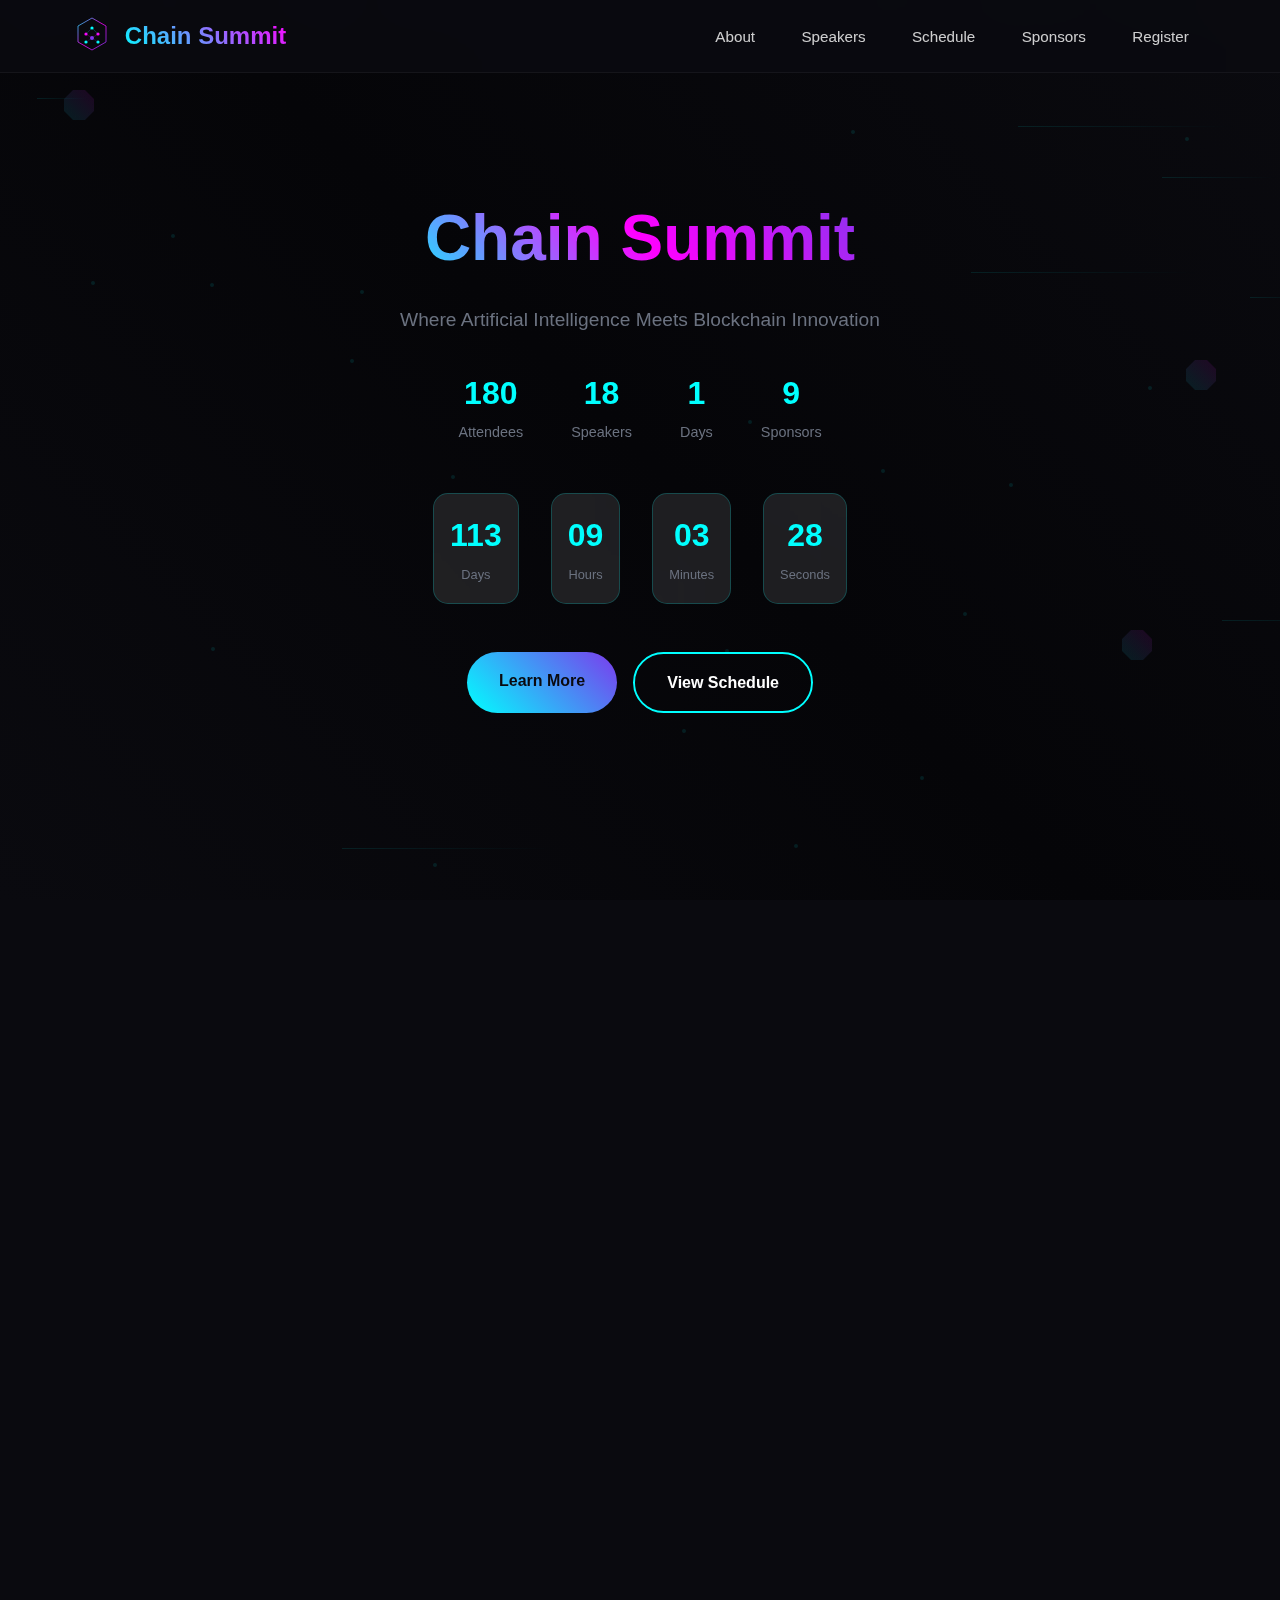
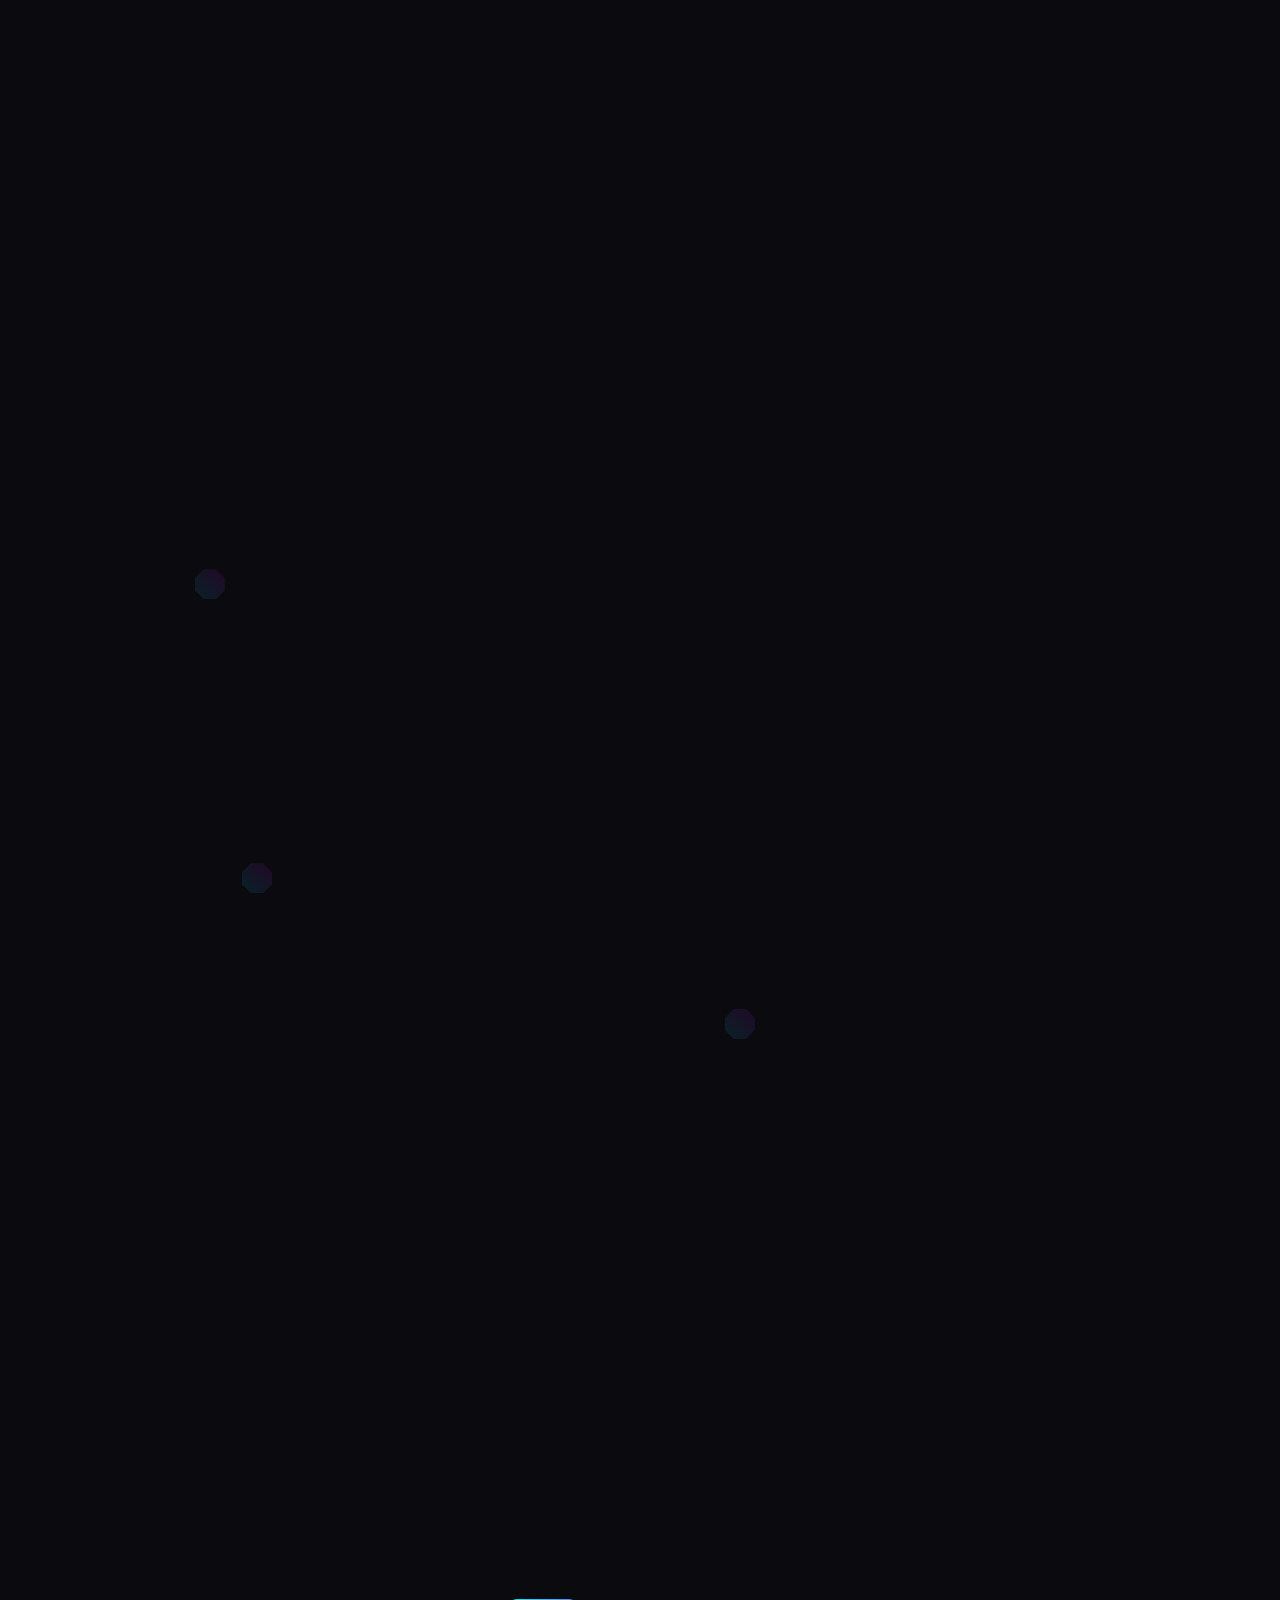
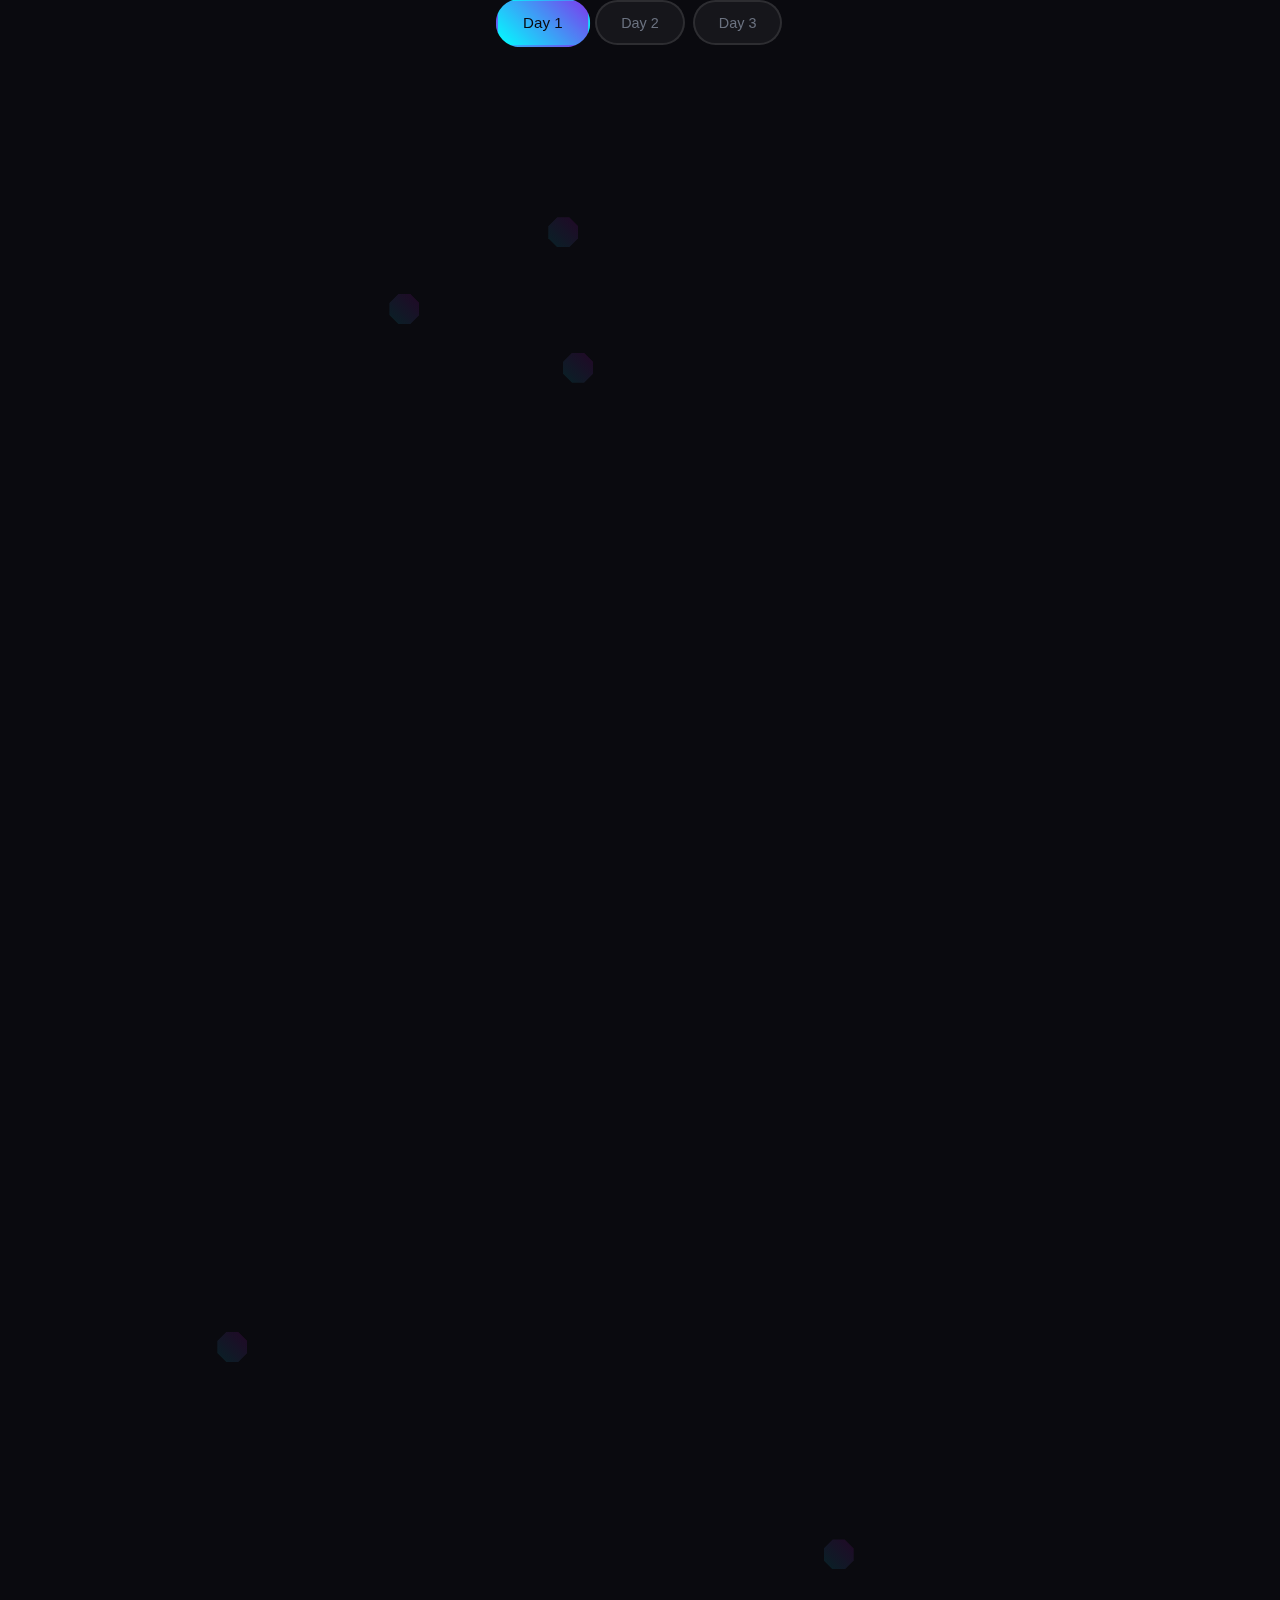
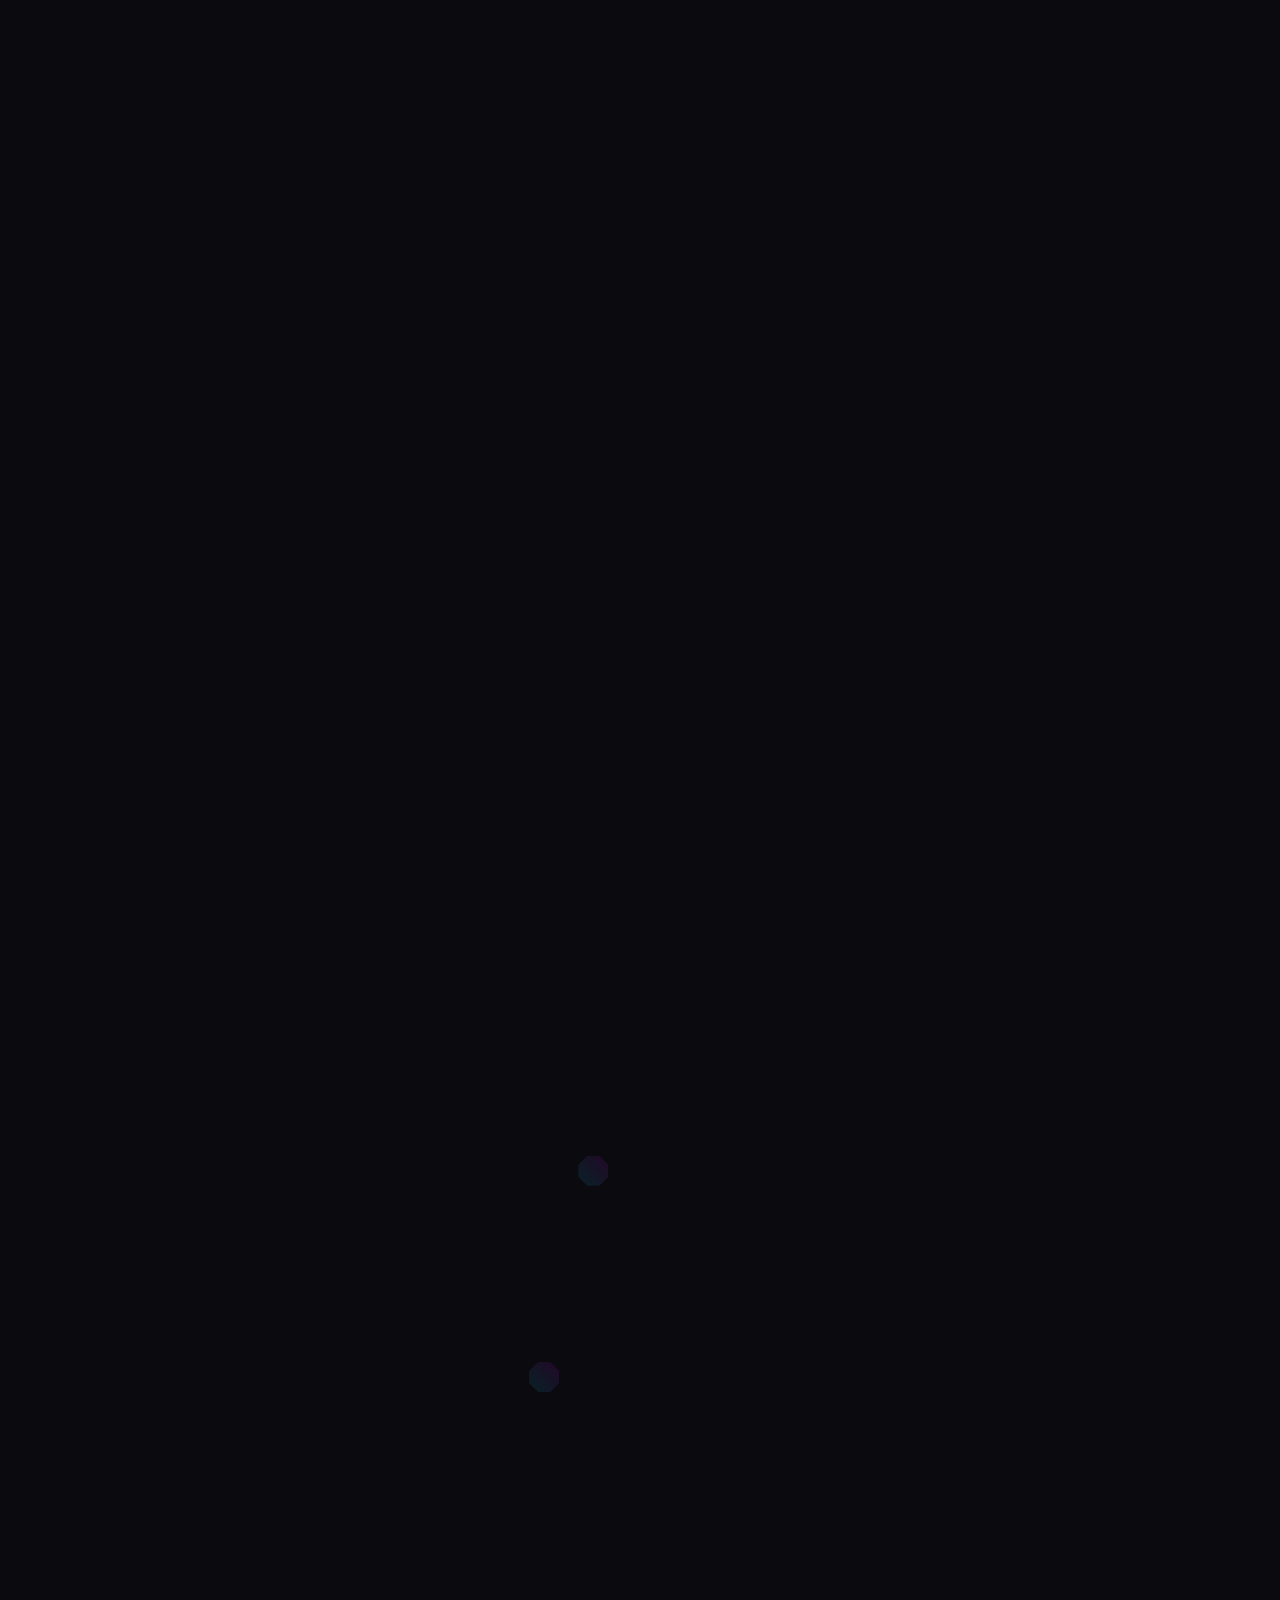
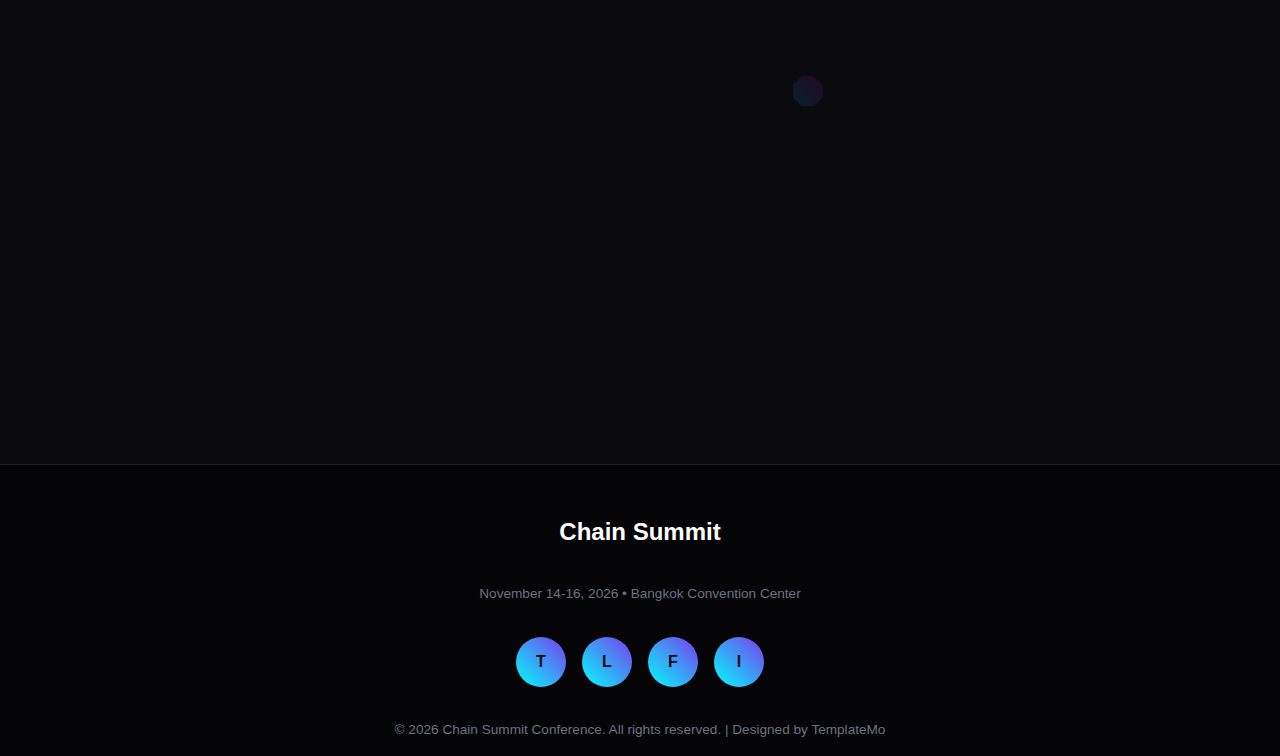
<file: index.html>
<!DOCTYPE html>
<html lang="en">
<head>
    <meta charset="UTF-8">
    <meta name="viewport" content="width=device-width, initial-scale=1.0">
    <title>Chain Summit - AI & Blockchain Conference</title>
    <link rel="stylesheet" href="templatemo-chain-summit.css">
<!-- 

TemplateMo 601 Chain Summit

https://templatemo.com/tm-601-chain-summit

-->
</head>
<body>
    <!-- Background Animation -->
    <div class="bg-animation">
        <div class="neural-network" id="neuralNetwork"></div>
        <div class="particles" id="particles"></div>
    </div>

    <!-- Header -->
    <header>
        <nav>
            <a href="#home" class="logo">
                <svg class="logo-icon" viewBox="0 0 100 100" xmlns="http://www.w3.org/2000/svg">
                    <!-- Hexagon background -->
                    <polygon points="50,5 85,25 85,65 50,85 15,65 15,25" 
                             fill="none" 
                             stroke="url(#gradientStroke)" 
                             stroke-width="2"/>
                    
                    <!-- Neural network nodes -->
                    <circle cx="50" cy="30" r="4" fill="#00ffff"/>
                    <circle cx="35" cy="45" r="4" fill="#ff00ff"/>
                    <circle cx="65" cy="45" r="4" fill="#ff00ff"/>
                    <circle cx="35" cy="65" r="4" fill="#00ffff"/>
                    <circle cx="65" cy="65" r="4" fill="#00ffff"/>
                    <circle cx="50" cy="55" r="5" fill="#7c3aed"/>
                    
                    <!-- Connection lines -->
                    <line x1="50" y1="30" x2="35" y2="45" stroke="#00ffff" stroke-width="1" opacity="0.5"/>
                    <line x1="50" y1="30" x2="65" y2="45" stroke="#00ffff" stroke-width="1" opacity="0.5"/>
                    <line x1="35" y1="45" x2="50" y2="55" stroke="#ff00ff" stroke-width="1" opacity="0.5"/>
                    <line x1="65" y1="45" x2="50" y2="55" stroke="#ff00ff" stroke-width="1" opacity="0.5"/>
                    <line x1="50" y1="55" x2="35" y2="65" stroke="#7c3aed" stroke-width="1" opacity="0.5"/>
                    <line x1="50" y1="55" x2="65" y2="65" stroke="#7c3aed" stroke-width="1" opacity="0.5"/>
                    
                    <!-- Gradient definitions -->
                    <defs>
                        <linearGradient id="gradientStroke" x1="0%" y1="0%" x2="100%" y2="100%">
                            <stop offset="0%" style="stop-color:#00ffff;stop-opacity:1" />
                            <stop offset="50%" style="stop-color:#ff00ff;stop-opacity:1" />
                            <stop offset="100%" style="stop-color:#7c3aed;stop-opacity:1" />
                        </linearGradient>
                    </defs>
                </svg>
                <span class="logo-text">Chain Summit</span>
            </a>
            <ul class="nav-links">
                <li><a href="#about">About</a></li>
                <li><a href="#speakers">Speakers</a></li>
                <li><a href="#schedule">Schedule</a></li>
                <li><a href="#sponsors">Sponsors</a></li>
                <li><a href="#register">Register</a></li>
            </ul>
            <div class="mobile-menu" onclick="toggleMenu()">
                <span></span>
                <span></span>
                <span></span>
            </div>
        </nav>
        <!-- Mobile Navigation Menu -->
        <div class="mobile-nav" id="mobileNav">
            <a href="#about" onclick="closeMenu()">About</a>
            <a href="#speakers" onclick="closeMenu()">Speakers</a>
            <a href="#schedule" onclick="closeMenu()">Schedule</a>
            <a href="#sponsors" onclick="closeMenu()">Sponsors</a>
            <a href="#register" onclick="closeMenu()">Register</a>
        </div>
    </header>

    <!-- Hero Section -->
    <section id="home" class="hero">
        <div class="hero-content">
            <h1>Chain Summit</h1>
            <p>Where Artificial Intelligence Meets Blockchain Innovation</p>
            
            <div class="hero-stats">
                <div class="stat">
                    <span class="stat-number" data-target="500">0</span>
                    <span class="stat-label">Attendees</span>
                </div>
                <div class="stat">
                    <span class="stat-number" data-target="50">0</span>
                    <span class="stat-label">Speakers</span>
                </div>
                <div class="stat">
                    <span class="stat-number" data-target="3">0</span>
                    <span class="stat-label">Days</span>
                </div>
                <div class="stat">
                    <span class="stat-number" data-target="25">0</span>
                    <span class="stat-label">Sponsors</span>
                </div>
            </div>

            <div class="countdown" id="countdown">
                <div class="countdown-item">
                    <span class="countdown-number" id="days">00</span>
                    <span class="countdown-label">Days</span>
                </div>
                <div class="countdown-item">
                    <span class="countdown-number" id="hours">00</span>
                    <span class="countdown-label">Hours</span>
                </div>
                <div class="countdown-item">
                    <span class="countdown-number" id="minutes">00</span>
                    <span class="countdown-label">Minutes</span>
                </div>
                <div class="countdown-item">
                    <span class="countdown-number" id="seconds">00</span>
                    <span class="countdown-label">Seconds</span>
                </div>
            </div>

            <div class="cta-buttons">
                <a href="#about" class="btn btn-primary">Learn More</a>
                <a href="#schedule" class="btn btn-secondary">View Schedule</a>
            </div>
        </div>
    </section>

    <!-- About Section -->
    <section id="about" class="section">
        <h2 class="animate-on-scroll">About Chain Summit</h2>
        <div class="about-content">
            <div class="about-text animate-on-scroll slide-left">
                <p>Join the world's leading experts in AI and blockchain technology for three days of cutting-edge presentations, hands-on workshops, and networking opportunities that will shape the future of technology.</p>
                
                <p>Discover the latest breakthroughs in neural networks, machine learning, decentralized systems, and smart contracts. Connect with innovators who are transforming industries and creating tomorrow's solutions.</p>
                
                <p>From ambitious startups to Fortune 500 companies, Chain Summit brings together the brightest minds to explore the revolutionary intersection of artificial intelligence and blockchain technology.</p>
                <p>Take control of your time with <a href="https://timermo.com" rel="nofollow" target="_blank">TimerMo</a> today. Bring your designs to life with <a href="https://www.vectorsticker.com" rel="nofollow" target="_blank">VectorSticker</a> resources.</p>
            </div>
            <div class="about-visual animate-on-scroll slide-right">
                <div class="blockchain-visual">
                    <div class="block">AI</div>
                    <div class="block">ML</div>
                    <div class="block">DL</div>
                    <div class="block">BC</div>
                    <div class="block">SC</div>
                    <div class="block">DA</div>
                    <div class="block">IoT</div>
                    <div class="block">5G</div>
                    <div class="block">QC</div>
                </div>
            </div>
        </div>
        
        <div class="about-stats animate-on-scroll scale-up">
            <div class="about-stat">
                <span class="about-stat-number">50+</span>
                <span class="about-stat-label">Industry Leaders</span>
            </div>
            <div class="about-stat">
                <span class="about-stat-number">500+</span>
                <span class="about-stat-label">Attendees Expected</span>
            </div>
            <div class="about-stat">
                <span class="about-stat-number">25+</span>
                <span class="about-stat-label">Tech Companies</span>
            </div>
            <div class="about-stat">
                <span class="about-stat-number">3</span>
                <span class="about-stat-label">Days of Innovation</span>
            </div>
        </div>

        <!-- Hexagonal decorations -->
        <div class="hex-decoration" style="top: 10%; left: 5%;"></div>
        <div class="hex-decoration" style="top: 70%; right: 10%; animation-delay: 2s;"></div>
        <div class="hex-decoration" style="top: 40%; right: 5%; animation-delay: 4s;"></div>
    </section>

    <!-- Speakers Section -->
    <section id="speakers" class="section">
        <h2 class="animate-on-scroll">Featured Speakers</h2>
        <div class="speakers-grid">
            <div class="speaker-card animate-on-scroll scale-up stagger-animation" style="--stagger: 1;">
                <div class="speaker-avatar">DR</div>
                <h3 class="speaker-name">Dr. Sarah Chen</h3>
                <div class="speaker-title">Chief AI Officer, TechCorp</div>
                <p class="speaker-bio">Leading researcher in deep learning and neural networks. Author of 40+ AI research papers.</p>
            </div>
            <div class="speaker-card animate-on-scroll scale-up stagger-animation" style="--stagger: 2;">
                <div class="speaker-avatar">MJ</div>
                <h3 class="speaker-name">Marcus Johnson</h3>
                <div class="speaker-title">Blockchain Architect, CryptoLabs</div>
                <p class="speaker-bio">Pioneer in decentralized systems and smart contract development for Fortune 500 companies.</p>
            </div>
            <div class="speaker-card animate-on-scroll scale-up stagger-animation" style="--stagger: 3;">
                <div class="speaker-avatar">LP</div>
                <h3 class="speaker-name">Dr. Lisa Park</h3>
                <div class="speaker-title">ML Research Director, DataMind</div>
                <p class="speaker-bio">Expert in machine learning algorithms and AI ethics. Former lead scientist at major tech companies.</p>
            </div>
            <div class="speaker-card animate-on-scroll scale-up stagger-animation" style="--stagger: 4;">
                <div class="speaker-avatar">AR</div>
                <h3 class="speaker-name">Alex Rodriguez</h3>
                <div class="speaker-title">Founder, Neural Networks Inc</div>
                <p class="speaker-bio">Entrepreneur in AI-powered blockchain applications and scalable ML infrastructure.</p>
            </div>
            <div class="speaker-card animate-on-scroll scale-up stagger-animation" style="--stagger: 5;">
                <div class="speaker-avatar">JW</div>
                <h3 class="speaker-name">Jennifer Wu</h3>
                <div class="speaker-title">VP of Innovation, QuantumTech</div>
                <p class="speaker-bio">Specializes in quantum computing applications for AI and cryptography solutions.</p>
            </div>
        </div>
    </section>

    <!-- Schedule Section -->
    <section id="schedule" class="section">
        <h2 class="animate-on-scroll">Conference Schedule</h2>
        
        <div class="schedule-tabs">
            <button class="tab-btn active" onclick="showSchedule('day1', event)">Day 1</button>
            <button class="tab-btn" onclick="showSchedule('day2', event)">Day 2</button>
            <button class="tab-btn" onclick="showSchedule('day3', event)">Day 3</button>
        </div>

        <div id="day1" class="schedule-content active">
            <div class="timeline">
                <div class="timeline-item animate-on-scroll" onclick="toggleTimelineItem(this)">
                    <div class="timeline-header">
                        <div class="timeline-time">09:00-09:30</div>
                        <div class="timeline-info">
                            <div class="timeline-title">Registration & Welcome</div>
                            <div class="timeline-speaker">Conference Team</div>
                        </div>
                        <div class="timeline-collapse-icon">▼</div>
                    </div>
                    <div class="timeline-details">
                        <div class="timeline-desc">Network with attendees and grab your conference materials.</div>
                    </div>
                </div>
                <div class="timeline-item animate-on-scroll" onclick="toggleTimelineItem(this)">
                    <div class="timeline-header">
                        <div class="timeline-time">09:30-10:30</div>
                        <div class="timeline-info">
                            <div class="timeline-title">Opening Keynote: The Future of AI</div>
                            <div class="timeline-speaker">Dr. Sarah Chen</div>
                        </div>
                        <div class="timeline-collapse-icon">▼</div>
                    </div>
                    <div class="timeline-details">
                        <div class="timeline-desc">Exploring the next decade of AI and its impact on society.</div>
                    </div>
                </div>
                <div class="timeline-item animate-on-scroll" onclick="toggleTimelineItem(this)">
                    <div class="timeline-header">
                        <div class="timeline-time">10:45-11:30</div>
                        <div class="timeline-info">
                            <div class="timeline-title">Blockchain Fundamentals</div>
                            <div class="timeline-speaker">Marcus Johnson</div>
                        </div>
                        <div class="timeline-collapse-icon">▼</div>
                    </div>
                    <div class="timeline-details">
                        <div class="timeline-desc">Core principles of distributed ledger technology and real-world implementations.</div>
                    </div>
                </div>
                <div class="timeline-item animate-on-scroll" onclick="toggleTimelineItem(this)">
                    <div class="timeline-header">
                        <div class="timeline-time">14:00-14:45</div>
                        <div class="timeline-info">
                            <div class="timeline-title">Panel: AI Ethics</div>
                            <div class="timeline-speaker">Expert Panel</div>
                        </div>
                        <div class="timeline-collapse-icon">▼</div>
                    </div>
                    <div class="timeline-details">
                        <div class="timeline-desc">Responsible AI development and governance frameworks.</div>
                    </div>
                </div>
            </div>
        </div>

        <div id="day2" class="schedule-content">
            <div class="timeline">
                <div class="timeline-item animate-on-scroll" onclick="toggleTimelineItem(this)">
                    <div class="timeline-header">
                        <div class="timeline-time">09:00-09:45</div>
                        <div class="timeline-info">
                            <div class="timeline-title">Deep Learning Architectures</div>
                            <div class="timeline-speaker">Alex Rodriguez</div>
                        </div>
                        <div class="timeline-collapse-icon">▼</div>
                    </div>
                    <div class="timeline-details">
                        <div class="timeline-desc">Advanced neural network designs and optimization techniques.</div>
                    </div>
                </div>
                <div class="timeline-item animate-on-scroll" onclick="toggleTimelineItem(this)">
                    <div class="timeline-header">
                        <div class="timeline-time">10:00-10:45</div>
                        <div class="timeline-info">
                            <div class="timeline-title">Smart Contracts & DeFi</div>
                            <div class="timeline-speaker">Marcus Johnson</div>
                        </div>
                        <div class="timeline-collapse-icon">▼</div>
                    </div>
                    <div class="timeline-details">
                        <div class="timeline-desc">Building decentralized financial applications and automated market makers.</div>
                    </div>
                </div>
                <div class="timeline-item animate-on-scroll" onclick="toggleTimelineItem(this)">
                    <div class="timeline-header">
                        <div class="timeline-time">14:00-17:00</div>
                        <div class="timeline-info">
                            <div class="timeline-title">Hands-on Workshops</div>
                            <div class="timeline-speaker">Various Experts</div>
                        </div>
                        <div class="timeline-collapse-icon">▼</div>
                    </div>
                    <div class="timeline-details">
                        <div class="timeline-desc">Build your own AI-powered blockchain application with industry experts.</div>
                    </div>
                </div>
            </div>
        </div>

        <div id="day3" class="schedule-content">
            <div class="timeline">
                <div class="timeline-item animate-on-scroll" onclick="toggleTimelineItem(this)">
                    <div class="timeline-header">
                        <div class="timeline-time">09:00-09:45</div>
                        <div class="timeline-info">
                            <div class="timeline-title">Enterprise AI Implementation</div>
                            <div class="timeline-speaker">Dr. Lisa Park</div>
                        </div>
                        <div class="timeline-collapse-icon">▼</div>
                    </div>
                    <div class="timeline-details">
                        <div class="timeline-desc">Strategies for scaling AI in large organizations.</div>
                    </div>
                </div>
                <div class="timeline-item animate-on-scroll" onclick="toggleTimelineItem(this)">
                    <div class="timeline-header">
                        <div class="timeline-time">10:00-10:45</div>
                        <div class="timeline-info">
                            <div class="timeline-title">Startup Pitch Session</div>
                            <div class="timeline-speaker">Selected Startups</div>
                        </div>
                        <div class="timeline-collapse-icon">▼</div>
                    </div>
                    <div class="timeline-details">
                        <div class="timeline-desc">Innovative AI and blockchain startups present their solutions.</div>
                    </div>
                </div>
                <div class="timeline-item animate-on-scroll" onclick="toggleTimelineItem(this)">
                    <div class="timeline-header">
                        <div class="timeline-time">14:00-15:00</div>
                        <div class="timeline-info">
                            <div class="timeline-title">Closing Ceremony</div>
                            <div class="timeline-speaker">Conference Team</div>
                        </div>
                        <div class="timeline-collapse-icon">▼</div>
                    </div>
                    <div class="timeline-details">
                        <div class="timeline-desc">Awards ceremony and networking finale.</div>
                    </div>
                </div>
            </div>
        </div>
    </section>

    <!-- Sponsors Section -->
    <section id="sponsors" class="section">
        <h2 class="animate-on-scroll">Our Sponsors</h2>
        <div class="sponsors-section animate-on-scroll">
            <div class="sponsor-tiers">
                <!-- Platinum Sponsors -->
                <div class="sponsor-tier">
                    <h3 class="tier-title platinum">Platinum Partners</h3>
                    <div class="sponsors-grid platinum">
                        <div class="sponsor-card platinum animate-on-scroll scale-up stagger-animation" style="--stagger: 1;">
                            <div class="sponsor-logo">TC</div>
                            <h4 class="sponsor-name">TechCorp Global</h4>
                            <p class="sponsor-description">Leading AI infrastructure and enterprise solutions</p>
                        </div>
                    </div>
                </div>

                <!-- Gold Sponsors -->
                <div class="sponsor-tier">
                    <h3 class="tier-title gold">Gold Partners</h3>
                    <div class="sponsors-grid gold">
                        <div class="sponsor-card gold animate-on-scroll scale-up stagger-animation" style="--stagger: 2;">
                            <div class="sponsor-logo">CL</div>
                            <h4 class="sponsor-name">CryptoLabs</h4>
                            <p class="sponsor-description">Blockchain development and DeFi solutions</p>
                        </div>
                        <div class="sponsor-card gold animate-on-scroll scale-up stagger-animation" style="--stagger: 3;">
                            <div class="sponsor-logo">DM</div>
                            <h4 class="sponsor-name">DataMind</h4>
                            <p class="sponsor-description">Machine learning and data analytics platform</p>
                        </div>
                    </div>
                </div>

                <!-- Silver Sponsors -->
                <div class="sponsor-tier">
                    <h3 class="tier-title silver">Silver Partners</h3>
                    <div class="sponsors-grid silver">
                        <div class="sponsor-card silver animate-on-scroll scale-up stagger-animation" style="--stagger: 4;">
                            <div class="sponsor-logo">FC</div>
                            <h4 class="sponsor-name">FutureCorp</h4>
                            <p class="sponsor-description">Digital transformation services</p>
                        </div>
                        <div class="sponsor-card silver animate-on-scroll scale-up stagger-animation" style="--stagger: 5;">
                            <div class="sponsor-logo">AI</div>
                            <h4 class="sponsor-name">AI Ventures</h4>
                            <p class="sponsor-description">Investment and startup incubation</p>
                        </div>
                        <div class="sponsor-card silver animate-on-scroll scale-up stagger-animation" style="--stagger: 6;">
                            <div class="sponsor-logo">BC</div>
                            <h4 class="sponsor-name">BlockChain Pro</h4>
                            <p class="sponsor-description">Blockchain consulting and development</p>
                        </div>
                    </div>
                </div>
            </div>
        </div>
    </section>

    <!-- Register Section -->
    <section id="register" class="section">
        <div class="register-section animate-on-scroll">
            <div class="register-content">
                <h2 class="register-title">Stay Updated</h2>
                <p class="register-subtitle">Be the first to know about conference updates and early bird tickets</p>
                
                <form class="email-form" onsubmit="handleEmailSubmit(event)">
                    <input 
                        type="email" 
                        class="email-input" 
                        placeholder="Enter your email address" 
                        required
                        id="emailInput"
                    >
                    <button type="submit" class="submit-btn">Sign Up</button>
                </form>
                
                <div id="formMessage" class="form-message"></div>
            </div>
        </div>

        <!-- Contact Information -->
        <div class="contact-info-section animate-on-scroll">
            <div class="contact-container">
                <!-- Contact Form Column -->
                <div class="contact-form-column">
                    <h3 class="contact-form-title">Send Us a Message</h3>
                    <form class="contact-form" onsubmit="handleContactSubmit(event)">
                        <div class="form-field">
                            <label for="contactName">Name</label>
                            <input type="text" id="contactName" required placeholder="Your name">
                        </div>
                        <div class="form-field">
                            <label for="contactEmail">Email</label>
                            <input type="email" id="contactEmail" required placeholder="your@email.com">
                        </div>
                        <div class="form-field">
                            <label for="contactSubject">Subject</label>
                            <input type="text" id="contactSubject" required placeholder="How can we help?">
                        </div>
                        <div class="form-field">
                            <label for="contactMessage">Message</label>
                            <textarea id="contactMessage" required placeholder="Your message..."></textarea>
                        </div>
                        <button type="submit" class="contact-submit-btn">Send Message</button>
                    </form>
                </div>

                <!-- Contact Info Column -->
                <div class="contact-info-column">
                    <h3 class="contact-info-title">Get In Touch</h3>
                    <div class="contact-info-grid">
                        <div class="contact-item">
                            <div class="contact-icon">
                                <svg viewBox="0 0 24 24" xmlns="http://www.w3.org/2000/svg">
                                    <path d="M12 2C8.13 2 5 5.13 5 9c0 5.25 7 13 7 13s7-7.75 7-13c0-3.87-3.13-7-7-7zm0 9.5c-1.38 0-2.5-1.12-2.5-2.5s1.12-2.5 2.5-2.5 2.5 1.12 2.5 2.5-1.12 2.5-2.5 2.5z"/>
                                </svg>
                            </div>
                            <div class="contact-details">
                                <span class="contact-label">Venue</span>
                                <span class="contact-value">Bangkok Convention Center<br>999 Rama IV Road<br>Bangkok, Thailand</span>
                            </div>
                        </div>
                        <div class="contact-item">
                            <div class="contact-icon">
                                <svg viewBox="0 0 24 24" xmlns="http://www.w3.org/2000/svg">
                                    <path d="M20 4H4c-1.1 0-1.99.9-1.99 2L2 18c0 1.1.9 2 2 2h16c1.1 0 2-.9 2-2V6c0-1.1-.9-2-2-2zm0 4l-8 5-8-5V6l8 5 8-5v2z"/>
                                </svg>
                            </div>
                            <div class="contact-details">
                                <span class="contact-label">Email</span>
                                <span class="contact-value"><a href="mailto:info@chainsummit.com">info@chainsummit.com</a></span>
                            </div>
                        </div>
                        <div class="contact-item">
                            <div class="contact-icon">
                                <svg viewBox="0 0 24 24" xmlns="http://www.w3.org/2000/svg">
                                    <path d="M6.62 10.79c1.44 2.83 3.76 5.14 6.59 6.59l2.2-2.2c.27-.27.67-.36 1.02-.24 1.12.37 2.33.57 3.57.57.55 0 1 .45 1 1V20c0 .55-.45 1-1 1-9.39 0-17-7.61-17-17 0-.55.45-1 1-1h3.5c.55 0 1 .45 1 1 0 1.25.2 2.45.57 3.57.11.35.03.74-.25 1.02l-2.2 2.2z"/>
                                </svg>
                            </div>
                            <div class="contact-details">
                                <span class="contact-label">Phone</span>
                                <span class="contact-value">+66 2 123 4567</span>
                            </div>
                        </div>
                        <div class="contact-item">
                            <div class="contact-icon">
                                <svg viewBox="0 0 24 24" xmlns="http://www.w3.org/2000/svg">
                                    <path d="M19 3h-1V1h-2v2H8V1H6v2H5c-1.11 0-1.99.9-1.99 2L3 19c0 1.1.89 2 2 2h14c1.1 0 2-.9 2-2V5c0-1.1-.9-2-2-2zm0 16H5V8h14v11zM7 10h5v5H7z"/>
                                </svg>
                            </div>
                            <div class="contact-details">
                                <span class="contact-label">Event Date</span>
                                <span class="contact-value">December 15-17, 2025<br>9:00 AM - 6:00 PM Daily</span>
                            </div>
                        </div>
                    </div>
                </div>
            </div>
        </div>
    </section>

    <!-- Footer -->
    <footer>
        <div class="footer-content">
            <h2>Chain Summit</h2>
            <p>November 14-16, 2026 • Bangkok Convention Center</p>
            <!-- set the event date in the JavaScript file / line number 32 -->
            <div class="social-links">
                <a href="https://x.com/minthu" class="social-link" rel="nofollow noopener" target="_blank">T</a>
                <a href="#" class="social-link">L</a>
                <a href="#" class="social-link">F</a>
                <a href="#" class="social-link">I</a>
            </div>

            <p>
                © 2026 Chain Summit Conference. All rights reserved. 
                | Designed by <a href="https://templatemo.com" rel="nofollow noopener" target="_blank">TemplateMo</a>
            </p>
        </div>
    </footer>

<script src="templatemo-chain-scripts.js"></script>
</body>
</html>
</file>
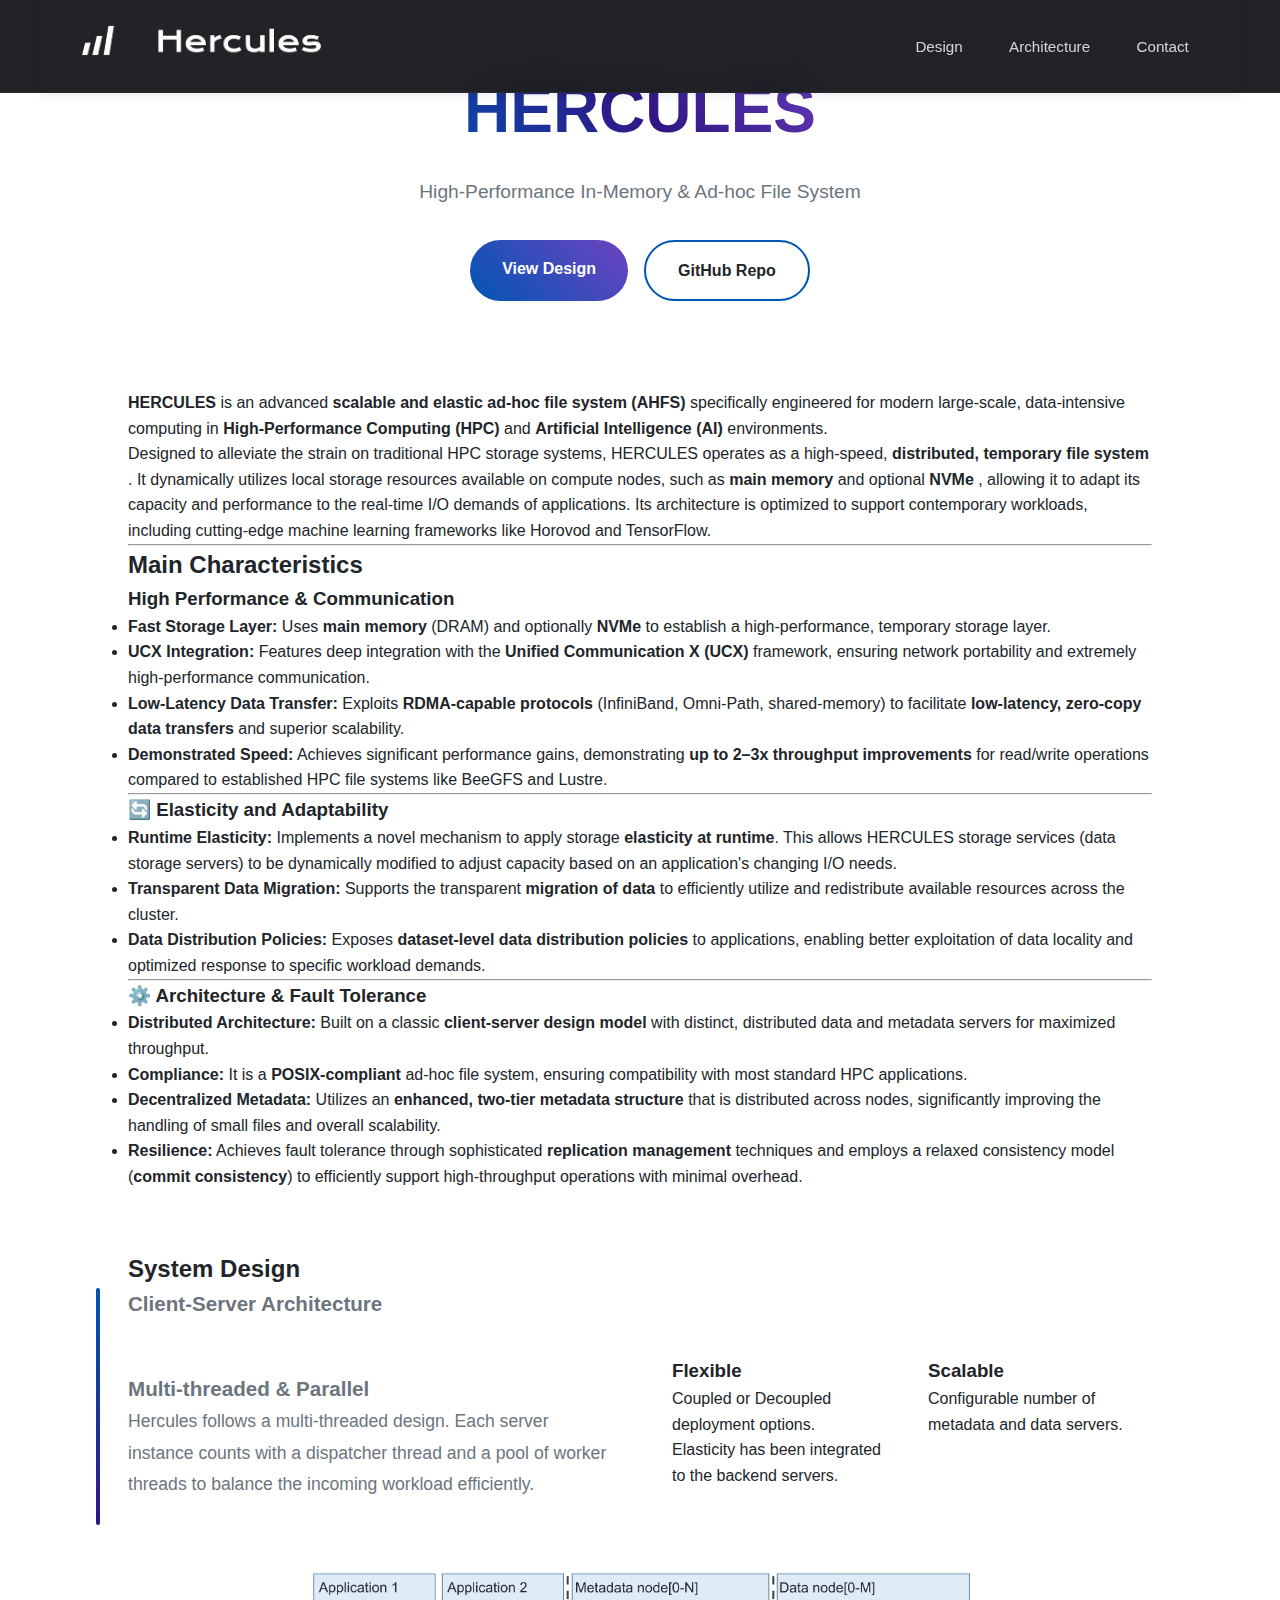
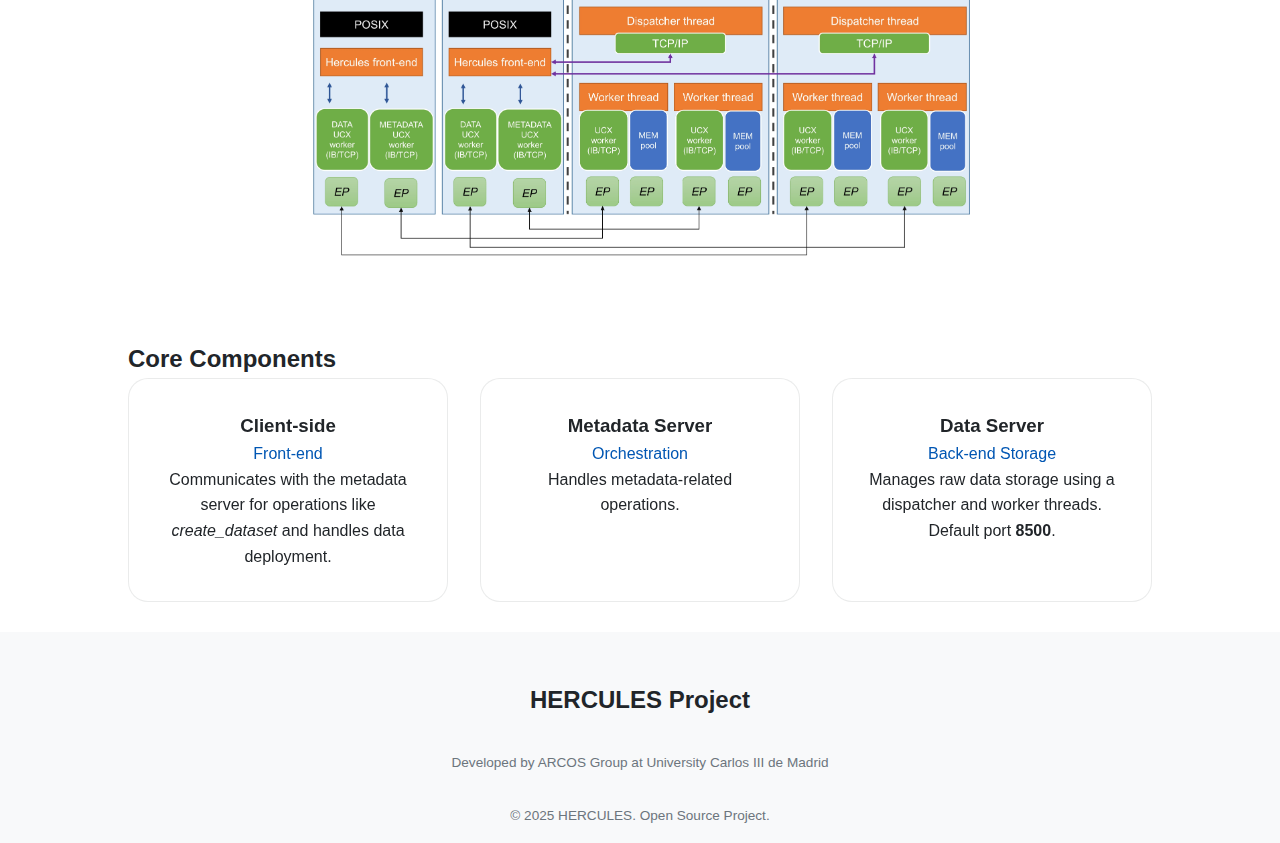
<file: template1/index.html>
<!-- CSS Document 

TemplateMo 601 Chain Summit

https://templatemo.com/tm-601-chain-summit

-->

<!--
 Modified for HERCULES Project
-->


<!DOCTYPE html>
<html lang="en">

<head>
    <meta charset="UTF-8">
    <meta name="viewport" content="width=device-width, initial-scale=1.0">
    <title>HERCULES | In-Memory File System</title>
    <link rel="stylesheet" href="templatemo-chain-summit-white.css">
</head>

<body>
    <!-- <div class="bg-animation">
        <div class="neural-network" id="neuralNetwork"></div>
        <div class="particles" id="particles"></div>
    </div> -->

    <header>
        <nav>
            <a href="#home" class="logo">
                <img src="./assets/hercules-sin-fondo.png" alt="Hercules Logo" height="60px">
            </a>
            <ul class="nav-links">
                <li><a href="#about">Design</a></li>
                <li><a href="#architecture">Architecture</a></li>
                <!-- <li><a href="#configuration">Configuration</a></li> -->
                <li><a href="#contact">Contact</a></li>
            </ul>
            <div class="mobile-menu" onclick="toggleMenu()">
                <span></span>
                <span></span>
                <span></span>
            </div>
        </nav>
    </header>

    <section id="home" class="hero">
        <div class="hero-content">
            <h1>HERCULES</h1>
            <p class="subtitle">High-Performance In-Memory & Ad-hoc File System</p>

            <div class="cta-buttons">
                <a href="#about" class="btn btn-primary">View Design</a>
                <a href="https://github.com/arcos-uc3m-hercules" target="_blank" class="btn btn-secondary">GitHub
                    Repo</a>
            </div>
        </div>
    </section>

    <section id="" class="about">
        <!-- <div class="section-title">
            <h2>HERCULES in-memory file system</h2>
            <div class="title-underline"></div>
        </div> -->
        <!-- <div class="">
            <p> HERCULES is an in-memory distributed file system designed to bridge the performance gap between compute
                capabilities and storage speed in modern clusters. Unlike traditional parallel file systems (PFS),
                HERCULES is deployed on-demand ("ad-hoc") over compute nodes, leveraging main memory and NVMe devices to
                deliver massive bandwidth and minimal latency. It is the ideal solution for scientific applications
                requiring high-performance temporary I/O (Burst Buffer). </p>
        </div> -->

        <div class="intro">
            <!-- <h2>Introduction</h2> -->
            <p> <strong>HERCULES</strong> is an advanced  <strong>scalable and elastic ad-hoc file system (AHFS)</strong>
                specifically engineered for modern large-scale, data-intensive computing in  <strong>High-Performance
                    Computing (HPC)</strong> and  <strong>Artificial Intelligence (AI)</strong> environments.</p> 
            <p>Designed to alleviate the strain on traditional HPC storage systems, HERCULES operates as a high-speed,
                <strong>distributed, temporary file system</strong> . It dynamically utilizes local storage resources
                available on compute nodes, such as  <strong>main memory</strong> and optional  <strong>NVMe</strong> ,
                allowing it to adapt its capacity and performance to the real-time I/O demands of applications. 
                Its architecture is optimized to support contemporary workloads, including cutting-edge machine learning 
                frameworks like Horovod and TensorFlow.
            </p>
        </div>

        <hr>

        <div class="section-title">
            <h2>Main Characteristics</h2>
            <div class="title-underline"></div>
        </div>

        <h3>High Performance & Communication</h3>
        <ul>
            <li> <strong>Fast Storage Layer:</strong> Uses  <strong>main memory</strong> (DRAM) and optionally
                 <strong>NVMe</strong> to establish a
                high-performance, temporary storage layer.</li>
            <li> <strong>UCX Integration:</strong> Features deep integration with the  <strong>Unified Communication X
                    (UCX)</strong>
                    framework, ensuring network portability and extremely high-performance communication.</li>
            <li> <strong>Low-Latency Data Transfer:</strong> Exploits  <strong>RDMA-capable protocols</strong>
                (InfiniBand, Omni-Path,
                shared-memory) to facilitate  <strong>low-latency, zero-copy data transfers</strong> and superior
                scalability.</li>
            <li> <strong>Demonstrated Speed:</strong> Achieves significant performance gains, demonstrating <strong>up to
                    2–3x
                    throughput improvements</strong> for read/write operations compared to established HPC file systems
                like BeeGFS
                and Lustre.</li>
        </ul>

        <hr>

        <h3>🔄 Elasticity and Adaptability</h3>
        <ul>
            <li> <strong>Runtime Elasticity:</strong> Implements a novel mechanism to apply storage <strong>elasticity at
                    runtime</strong>. This allows HERCULES storage services (data storage servers) to be dynamically modified
                    to
                    adjust capacity based on an application's changing I/O needs.</li>
            <li> <strong>Transparent Data Migration:</strong> Supports the transparent <strong>migration of data</strong>
                to
                efficiently utilize and redistribute available resources across the cluster.</li>
            <li> <strong>Data Distribution Policies:</strong> Exposes <strong>dataset-level data distribution
                    policies</strong> to
                applications, enabling better exploitation of data locality and optimized response to specific workload
                demands.</li>
        </ul>

        <hr>

        <h3>⚙️ Architecture & Fault Tolerance</h3>
        <ul>
            <li> <strong>Distributed Architecture:</strong> Built on a classic <strong>client-server design model</strong>
                with
                distinct, distributed data and metadata servers for maximized throughput.</li>
            <li> <strong>Compliance:</strong> It is a <strong>POSIX-compliant</strong> ad-hoc file system, ensuring
                compatibility with
                most standard HPC applications.</li>
            <li> <strong>Decentralized Metadata:</strong> Utilizes an <strong>enhanced, two-tier metadata
                    structure</strong> that is
                distributed across nodes, significantly improving the handling of small files and overall scalability.
            </li>
            <li> <strong>Resilience:</strong> Achieves fault tolerance through sophisticated <strong>replication
                    management</strong>
                    techniques and employs a relaxed consistency model (<strong>commit consistency</strong>) to efficiently support
                    high-throughput operations with minimal overhead.</li>
        </ul>

    </section>



    <section id="about" class="about">
        <div class="section-title">
            <h2>System Design</h2>
            <div class="title-underline"></div>
        </div>
        <div class="about-content">
            <div class="about-text">
                <h3>Client-Server Architecture</h3>
                <p>
                    <!-- Hercules follows a client-server design model  -->
                    <!-- where the client itself is responsible for the server entities deployment.  -->
                    <!-- We propose an application-attached deployment constrained to application's nodes and an application-detached considering offshore nodes. -->
                </p>
                <br>
                <h3>Multi-threaded & Parallel</h3>
                <p>
                    <!-- To maximize parallelism,  -->
                    Hercules follows a multi-threaded design. Each server instance counts with a dispatcher thread and a
                    pool of worker threads to balance the incoming workload efficiently.
                </p>
            </div>
            <div class="about-stats">
                <div class="stat-card">
                    <h3>Flexible</h3>
                    <p>Coupled or Decoupled deployment options.</p>
                    <p>Elasticity has been integrated to the backend servers.</p>
                </div>
                <div class="stat-card">
                    <h3>Scalable</h3>
                    <p>Configurable number of metadata and data servers.</p>
                </div>
            </div>
        </div>
        <div class="figure-container">
            <figure>
                <img src="assets/hercules_ucx.webp" alt="HERCULES architecture" style="width:70%">
                <!-- <figcaption>HERCULES architecture</figcaption> -->
            </figure>
        </div>
    </section>

    <section id="architecture" class="speakers">
        <div class="section-title">
            <h2>Core Components</h2>
            <div class="title-underline"></div>
        </div>
        <div class="speakers-grid">
            <div class="speaker-card">
                <div class="speaker-info">
                    <h3>Client-side</h3>
                    <span class="speaker-title">Front-end</span>
                    <p>Communicates with the metadata server for operations like <i>create_dataset</i> and handles data
                        deployment.</p>
                </div>
            </div>
            <div class="speaker-card">
                <div class="speaker-info">
                    <h3>Metadata Server</h3>
                    <span class="speaker-title">Orchestration</span>
                    <p>Handles metadata-related operations. </p>
                    <!-- Listens heavily on port <b>7500</b> by default. -->
                </div>
            </div>
            <div class="speaker-card">
                <div class="speaker-info">
                    <h3>Data Server</h3>
                    <span class="speaker-title">Back-end Storage</span>
                    <p>Manages raw data storage using a dispatcher and worker threads. Default port <b>8500</b>.</p>
                </div>
            </div>
        </div>

    </section>

    

    <!-- <section id="configuration" class="schedule">
        <div class="section-title">
            <h2>Default Configuration</h2>
            <div class="title-underline"></div>
        </div>
        <div class="schedule-container">
            <div class="schedule-day">
                <h3>Network & Storage</h3>
                <div class="timeline">
                    <div class="timeline-item">
                        <div class="timeline-time">/mnt/hercules/</div>
                        <div class="timeline-content">
                            <h4>MOUNT_POINT</h4>
                            <p>Used mount point in the client side.</p>
                        </div>
                    </div>
                    <div class="timeline-item">
                        <div class="timeline-time">512 KB</div>
                        <div class="timeline-content">
                            <h4>BLOCK_SIZE</h4>
                            <p>Default data block size.</p>
                        </div>
                    </div>
                    <div class="timeline-item">
                        <div class="timeline-time">Ports</div>
                        <div class="timeline-content">
                            <h4>7500 / 8500</h4>
                            <p>Metadata Port / Data Port listening services.</p>
                        </div>
                    </div>
                </div>
            </div>

            <div class="schedule-day">
                <h3>Advanced Features</h3>
                <div class="timeline">
                    <div class="timeline-item">
                        <div class="timeline-time">Replication</div>
                        <div class="timeline-content">
                            <h4>REPL_FACTOR = 1</h4>
                            <p>Supports replication factors of 1, 2, or 3 for fault tolerance.</p>
                        </div>
                    </div>
                    <div class="timeline-item">
                        <div class="timeline-time">Malleability</div>
                        <div class="timeline-content">
                            <h4>Dynamic Resizing</h4>
                            <p>Upper/Lower bounds for malleability can be configured (Default: 0).</p>
                        </div>
                    </div>
                </div>
            </div>
        </div>
    </section> -->

    <footer>
        <div class="footer-content">
            <h2>HERCULES Project</h2>
            <p>Developed by ARCOS Group at University Carlos III de Madrid</p>
            <!-- <div class="social-links">
                <a href="https://github.com/arcos-uc3m-hercules" class="social-link" target="_blank">GitHub</a>
            </div> -->
            <p>
                © 2025 HERCULES. Open Source Project.
            </p>
        </div>
    </footer>

    <script src="templatemo-chain-scripts-white.js"></script>
</body>

</html>
</file>
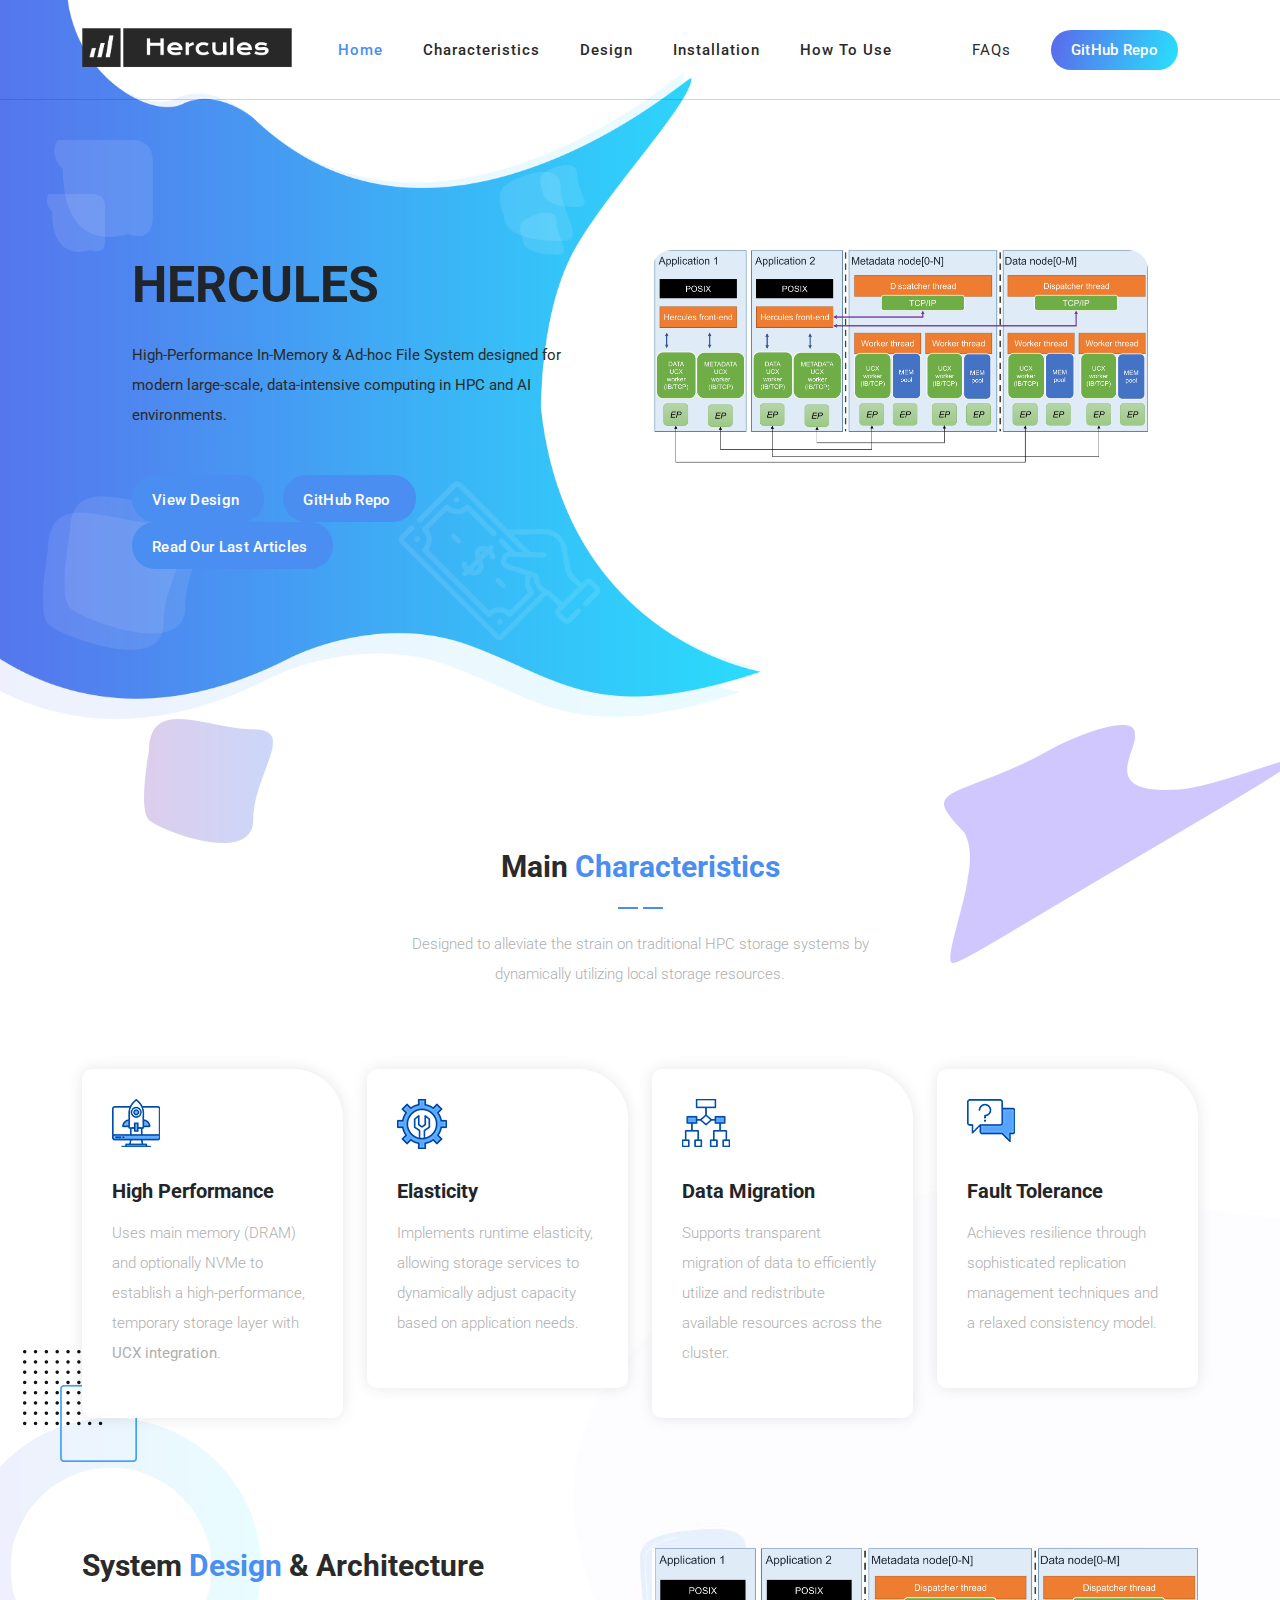
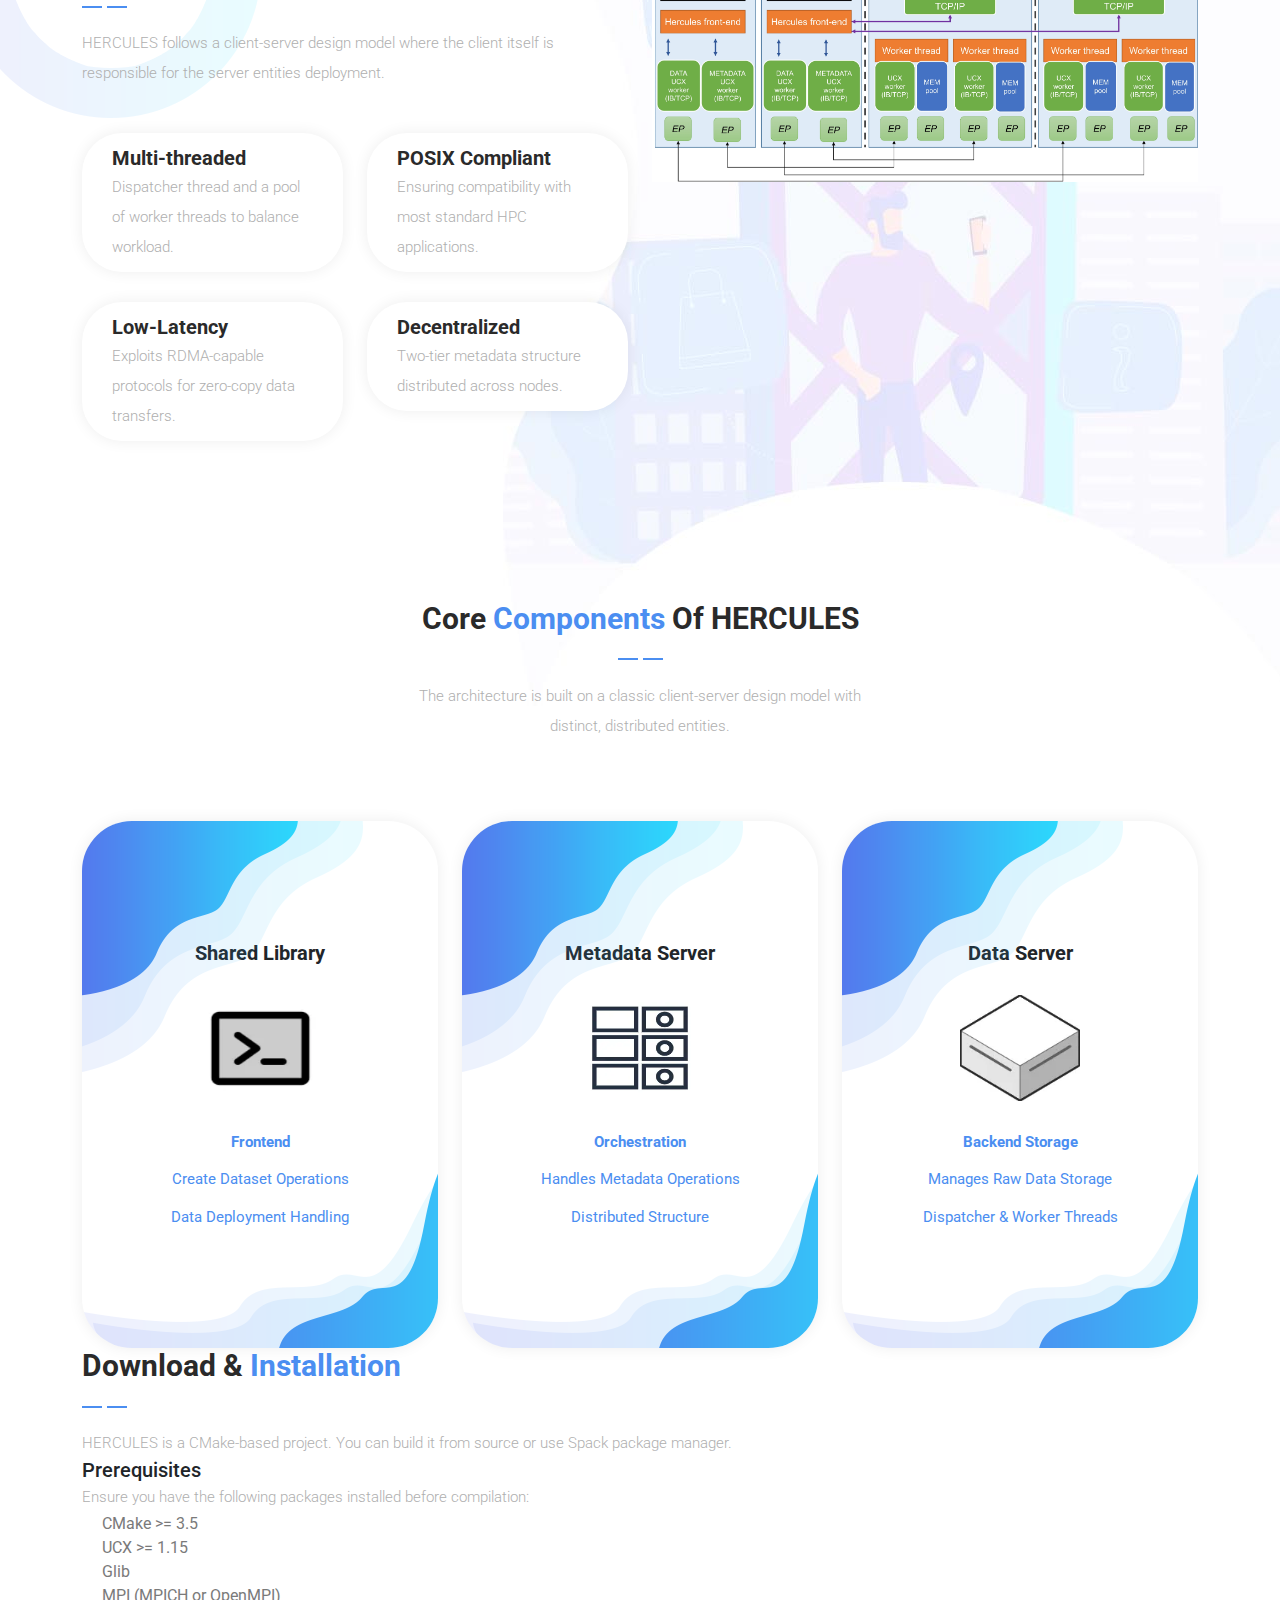
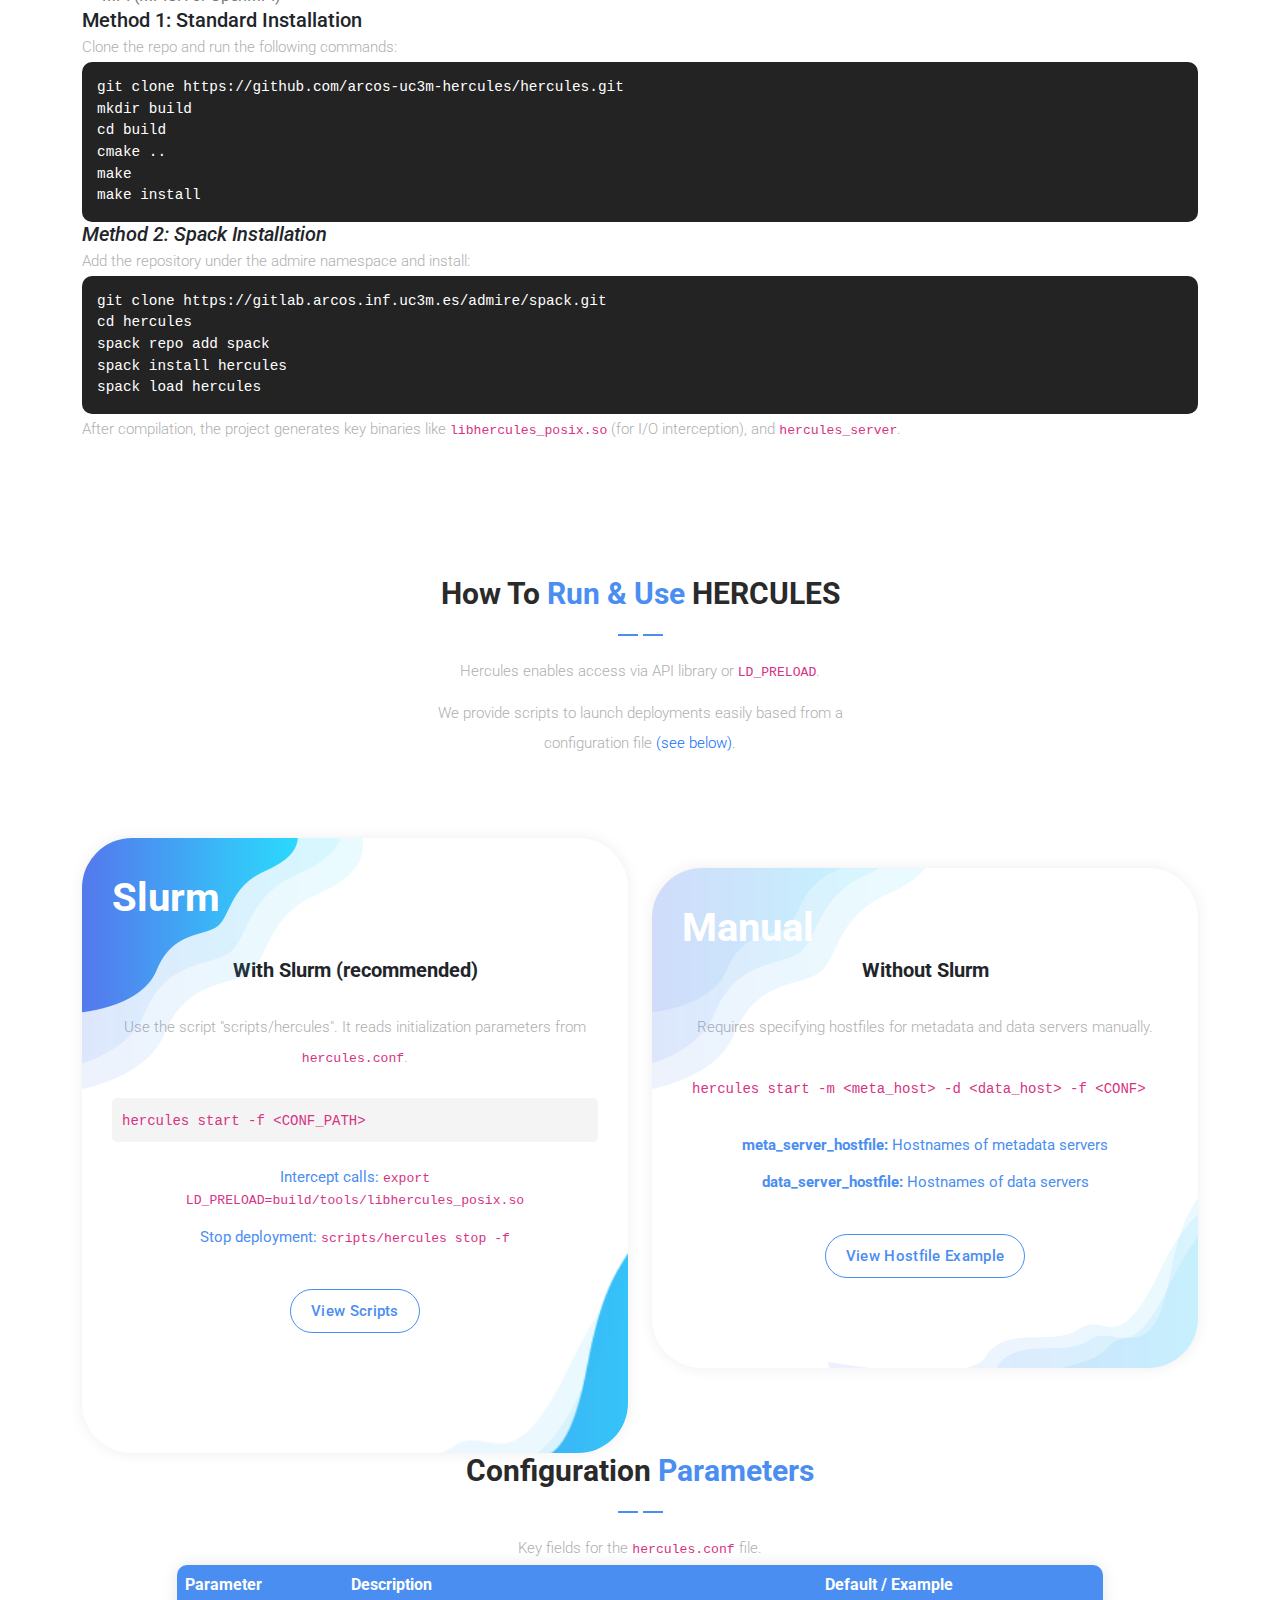
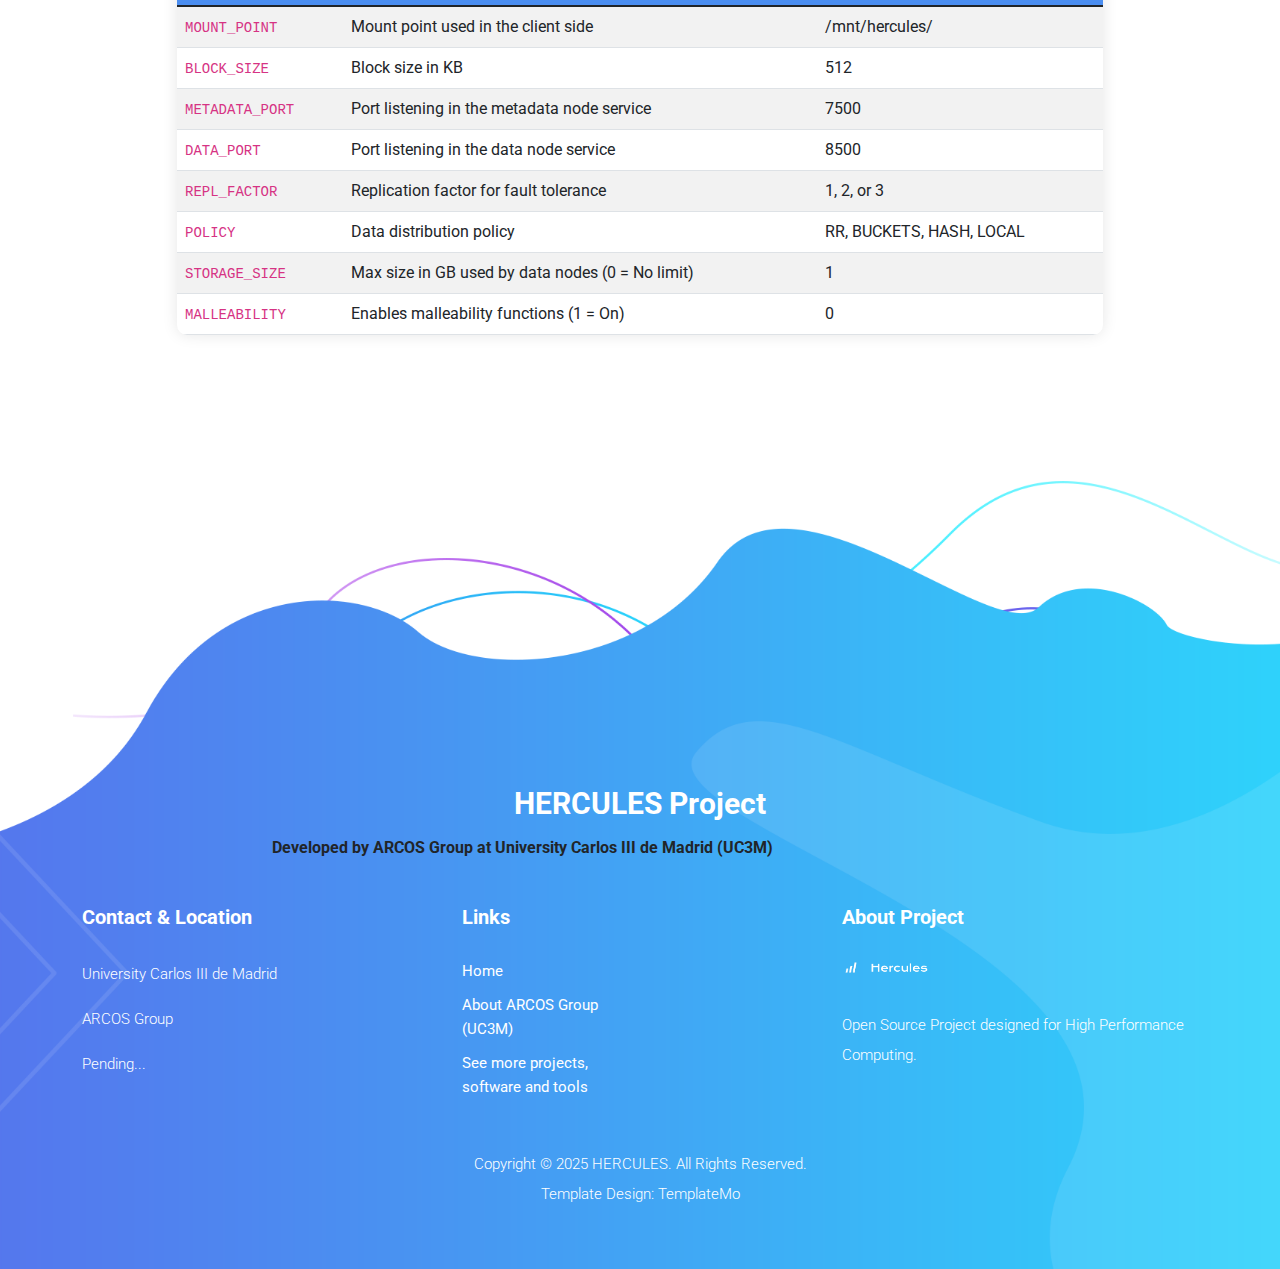
<file: template2/index.html>
<!DOCTYPE html>
<html lang="en">

<head>

  <meta charset="UTF-8">
  <meta name="viewport" content="width=device-width, initial-scale=1, shrink-to-fit=no">
  <meta name="description" content="">
  <meta name="author" content="">
  <link rel="preconnect" href="https://fonts.googleapis.com">
  <link rel="preconnect" href="https://fonts.gstatic.com" crossorigin>
  <link href="https://fonts.googleapis.com/css2?family=Roboto:wght@100;300;400;500;700;900&display=swap"
    rel="stylesheet">

  <title>HERCULES</title>

  <!-- Bootstrap core CSS -->
  <link href="vendor/bootstrap/css/bootstrap.min.css" rel="stylesheet">

  <!--

TemplateMo 570 Chain App Dev

https://templatemo.com/tm-570-chain-app-dev

-->

  <!-- Additional CSS Files -->
  <link rel="stylesheet" href="https://use.fontawesome.com/releases/v5.8.1/css/all.css"
    integrity="sha384-50oBUHEmvpQ+1lW4y57PTFmhCaXp0ML5d60M1M7uH2+nqUivzIebhndOJK28anvf" crossorigin="anonymous">
  <link rel="stylesheet" href="assets/css/templatemo-chain-app-dev.css">
  <link rel="stylesheet" href="assets/css/animated.css">
  <link rel="stylesheet" href="assets/css/owl.css">

</head>

<body>

  <!-- ***** Preloader Start ***** -->
  <div id="js-preloader" class="js-preloader">
    <div class="preloader-inner">
      <span class="dot"></span>
      <div class="dots">
        <span></span>
        <span></span>
        <span></span>
      </div>
    </div>
  </div>
  <!-- ***** Preloader End ***** -->

  <!-- ***** Header Area Start ***** -->
  <header class="header-area header-sticky wow slideInDown" data-wow-duration="0.75s" data-wow-delay="0s">
    <div class="container">
      <div class="row">
        <div class="col-12">
          <nav class="main-nav">
            <!-- ***** Logo Start ***** -->
            <a href="index.html" class="logo">
              <img src="assets/hercules.png" alt="Hercules Logo" style="max-height: 45px; width: auto;">
            </a>
            <!-- ***** Logo End ***** -->
            <!-- ***** Menu Start ***** -->
            <ul class="nav">
              <li class="scroll-to-section"><a href="#top" class="active">Home</a></li>
              <li class="scroll-to-section"><a href="#characteristics">Characteristics</a></li>
              <li class="scroll-to-section"><a href="#design">Design</a></li>
              <!-- <li class="scroll-to-section"><a href="#components">Components</a></li> -->
              <li class="scroll-to-section"><a href="#installation">Installation</a></li>
              <li class="scroll-to-section"><a href="#usage">How to use</a></li>
              <li class="scroll-to-section"><a href="#todo">FAQs</a></li>
              <li>
                <div class="gradient-button"><a href="https://github.com/arcos-uc3m-hercules/hercules"
                    target="_blank"><i class="fab fa-github"></i> GitHub Repo</a></div>
              </li>
            </ul>
            <a class='menu-trigger'>
              <span>Menu</span>
            </a>
            <!-- ***** Menu End ***** -->
          </nav>
        </div>
      </div>
    </div>
  </header>
  <!-- ***** Header Area End ***** -->

  <div class="main-banner wow fadeIn" id="top" data-wow-duration="1s" data-wow-delay="0.5s">
    <div class="container">
      <div class="row">
        <div class="col-lg-12">
          <div class="row">
            <div class="col-lg-6 align-self-center">
              <div class="left-content show-up header-text wow fadeInLeft" data-wow-duration="1s" data-wow-delay="1s">
                <div class="row">
                  <div class="col-lg-12">
                    <h2>HERCULES</h2>
                    <p>High-Performance In-Memory & Ad-hoc File System designed for modern large-scale, data-intensive
                      computing in HPC and AI environments.</p>
                  </div>
                  <div class="col-lg-12">
                    <div class="white-button first-button scroll-to-section">
                      <a href="#design">View Design <i class="fa fa-layer-group"></i></a>
                    </div>
                    <div class="white-button scroll-to-section">
                      <a href="https://github.com/arcos-uc3m-hercules/hercules" target="_blank">GitHub Repo <i
                          class="fab fa-github"></i></a>
                    </div>
                    <div class="white-button scroll-to-section">
                      <a href="https://scholar.google.com/citations?user=89aVrHIAAAAJ&hl=es&oi=sra" target="_blank">Read
                        our last articles<i class="far fa-file-alt"></i></a>
                    </div>
                  </div>
                </div>
              </div>
            </div>
            <div class="col-lg-6">
              <div class="right-image wow fadeInRight" data-wow-duration="1s" data-wow-delay="0.5s">
                <img src="assets/hercules_ucx.webp" alt="Hercules Architecture" style="border-radius: 20px;">
              </div>
            </div>
          </div>
        </div>
      </div>
    </div>
  </div>

  <div id="characteristics" class="services section">
    <div class="container">
      <div class="row">
        <div class="col-lg-8 offset-lg-2">
          <div class="section-heading  wow fadeInDown" data-wow-duration="1s" data-wow-delay="0.5s">
            <h4>Main <em>Characteristics</em></h4>
            <img src="assets/images/heading-line-dec.png" alt="">
            <p>Designed to alleviate the strain on traditional HPC storage systems by dynamically utilizing local
              storage resources.</p>
          </div>
        </div>
      </div>
    </div>
    <div class="container">
      <div class="row">
        <div class="col-lg-3">
          <div class="service-item second-service">
            <div class="icon"></div>
            <h4>High Performance</h4>
            <p>Uses main memory (DRAM) and optionally NVMe to establish a high-performance, temporary storage layer with
              <b>UCX integration</b>.
            </p>
          </div>
        </div>
        <div class="col-lg-3">
          <div class="service-item first-service">
            <div class="icon"></div>
            <h4>Elasticity</h4>
            <p>Implements runtime elasticity, allowing storage services to dynamically adjust capacity based on
              application needs.</p>
          </div>
        </div>
        <div class="col-lg-3">
          <div class="service-item third-service">
            <div class="icon"></div>
            <h4>Data Migration</h4>
            <p>Supports transparent migration of data to efficiently utilize and redistribute available resources across
              the cluster.</p>
          </div>
        </div>
        <div class="col-lg-3">
          <div class="service-item fourth-service">
            <div class="icon"></div>
            <h4>Fault Tolerance</h4>
            <p>Achieves resilience through sophisticated replication management techniques and a relaxed consistency
              model.</p>
          </div>
        </div>
      </div>
    </div>
  </div>

  <div id="design" class="about-us section">
    <div class="container">
      <div class="row">
        <div class="col-lg-6 align-self-center">
          <div class="section-heading">
            <h4>System <em>Design</em> &amp; Architecture</h4>
            <img src="assets/images/heading-line-dec.png" alt="">
            <p>HERCULES follows a client-server design model where the client itself is responsible for the server
              entities deployment.</p>
          </div>
          <div class="row">
            <div class="col-lg-6">
              <div class="box-item">
                <h4><a href="#">Multi-threaded</a></h4>
                <p>Dispatcher thread and a pool of worker threads to balance workload.</p>
              </div>
            </div>
            <div class="col-lg-6">
              <div class="box-item">
                <h4><a href="#">POSIX Compliant</a></h4>
                <p>Ensuring compatibility with most standard HPC applications.</p>
              </div>
            </div>
            <div class="col-lg-6">
              <div class="box-item">
                <h4><a href="#">Low-Latency</a></h4>
                <p>Exploits RDMA-capable protocols for zero-copy data transfers.</p>
              </div>
            </div>
            <div class="col-lg-6">
              <div class="box-item">
                <h4><a href="#">Decentralized</a></h4>
                <p>Two-tier metadata structure distributed across nodes.</p>
              </div>
            </div>
            <!-- <div class="col-lg-12">
              <p>Unlike traditional parallel file systems (PFS), HERCULES is deployed on-demand ("ad-hoc") over compute
                nodes.</p>
              <div class="gradient-button">
                <a href="https://github.com/arcos-uc3m-hercules/hercules" target="_blank">Visit GitHub</a>
              </div>
            </div> -->
          </div>
        </div>
        <div class="col-lg-6">
          <div class="right-image">
            <img src="assets/hercules_ucx.webp" alt="Hercules Architecture">
          </div>
        </div>
      </div>
    </div>
  </div>

  <div id="components" class="pricing-tables">
    <div class="container">
      <div class="row">
        <div class="col-lg-8 offset-lg-2">
          <div class="section-heading">
            <h4>Core <em>Components</em> of HERCULES</h4>
            <img src="assets/images/heading-line-dec.png" alt="">
            <p>The architecture is built on a classic client-server design model with distinct, distributed entities.
            </p>
          </div>
        </div>
        <div class="col-lg-4">
          <div class="pricing-item-pro">
            <!-- <span class="price">Frontend</span> -->
            <!-- <h4>Client-side</h4> -->
            <div class="icon">
              <h4>Shared Library</h4>
              <img src="assets/images/hercules/frontend-bash.webp" alt="frontend bash icon">
            </div>
            <ul>
              <li><strong>Frontend</strong></li>
              <li>Create Dataset Operations</li>
              <li>Data Deployment Handling</li>
              <!-- <li>Communicates with the backend</li> -->
            </ul>
            <!-- <div class="border-button">
              <a href="#">Read Docs</a>
            </div> -->
          </div>
        </div>
        <div class="col-lg-4">
          <div class="pricing-item-pro">
            <!-- <span class="price">Backend</span> -->
            <h4>Metadata Server</h4>
            <div class="icon">
              <img src="assets/images/hercules/metadata.webp" alt="">
            </div>
            <ul>
              <li><strong>Orchestration</strong></li>
              <li>Handles Metadata Operations</li>
              <li>Distributed Structure</li>
              <!-- <li>Default Port: 7500</li> -->
            </ul>
            <!-- <div class="border-button">
              <a href="#">Read Docs</a>
            </div> -->
          </div>
        </div>
        <div class="col-lg-4">
          <div class="pricing-item-pro">
            <!-- <span class="price">Backend</span> -->
            <h4>Data Server</h4>
            <div class="icon">
              <img src="assets/images/hercules/dataserver.webp" alt="">
            </div>
            <ul>
              <li><strong>Backend Storage</strong></li>
              <li>Manages Raw Data Storage</li>
              <li>Dispatcher & Worker Threads</li>
              <!-- <li>Default Port: 8500</li> -->
            </ul>
            <!-- <div class="border-button">
              <a href="#">Read Docs</a>
            </div> -->
          </div>
        </div>
      </div>
    </div>
  </div>

  <div id="installation" class="section">
    <div class="container">
      <!-- <div class="row"> -->
      <div class="align-self-center">
        <div class="section-heading">
          <h4>Download &amp; <em>Installation</em></h4>
          <img src="assets/images/heading-line-dec.png" alt="">
          <p>HERCULES is a CMake-based project. You can build it from source or use Spack package manager.</p>
        </div>

        <div class="row">
          <div class="col-lg-12">
            <div class="box-item">
              <h5><i class="fa fa-list-ul"></i> Prerequisites</h5>
              <p>Ensure you have the following packages installed before compilation:</p>
              <ul style="list-style-type: disc; margin-left: 20px; color: #7a7a7a;">
                <li>CMake >= 3.5</li>
                <li>UCX >= 1.15</li>
                <li>Glib</li>
                <li>MPI (MPICH or OpenMPI)</li>
              </ul>
            </div>
          </div>
        </div>
      </div>

      <div class="naccs">
        <div class="grid">
          <div class="row">
            <div class="col-lg-12">
              <div class="menu">
                <!-- <div class="first-thumb active">
                  <div class="thumb">
                    <span class="icon"><i class="fa fa-terminal"></i></span>
                    CMake Build
                  </div>
                </div>
                <div>
                  <div class="thumb">
                    <span class="icon"><i class="fa fa-cube"></i></span>
                    Spack Module
                  </div>
                </div> -->
              </div>
            </div>
            <div class="col-lg-12">
              <ul class="nacc">
                <li class="active">
                  <div>
                    <div class="thumb">
                      <div class="row">
                        <div class="col-lg-12">
                          <div class="client-content">
                            <!-- TODO: add copy-paste button. -->
                            <h5><i class="fa fa-terminal"></i>Method 1: Standard Installation</h5>
                            <p>Clone the repo and run the following commands:</p>
                            <pre
                              style="background: #232323; color: #fff; padding: 15px; border-radius: 10px; font-size: 0.9em;">
git clone https://github.com/arcos-uc3m-hercules/hercules.git
mkdir build
cd build
cmake ..
make
make install</pre>
                          </div>
                        </div>
                      </div>
                    </div>
                  </div>
                </li>
                <li>
                  <div>
                    <div class="thumb">
                      <div class="row">
                        <div class="col-lg-12">
                          <div class="client-content">
                            <h5><i class="fa fa-cube">Method 2: Spack Installation</i></h5>
                            <p>Add the repository under the admire namespace and install:</p>
                            <pre
                              style="background: #232323; color: #fff; padding: 15px; border-radius: 10px; font-size: 0.9em;">
git clone https://gitlab.arcos.inf.uc3m.es/admire/spack.git
cd hercules
spack repo add spack
spack install hercules
spack load hercules</pre>
                          </div>
                        </div>
                      </div>
                    </div>
                  </div>
                </li>
              </ul>
            </div>
          </div>
          <div class="col-lg-12">
            <p>After compilation, the project generates key binaries like
              <code>libhercules_posix.so</code> (for I/O interception), and <code>hercules_server</code>.
            </p>
          </div>
        </div>
      </div>
    </div>
    <!-- </div> -->
  </div>

  <div id="usage" class="pricing-tables">
    <div class="container">
      <div class="row">
        <div class="col-lg-8 offset-lg-2">
          <div class="section-heading">
            <h4>How to <em>Run &amp; Use</em> HERCULES</h4>
            <img src="assets/images/heading-line-dec.png" alt="">
            <p>Hercules enables access via API library or <code>LD_PRELOAD</code>.</p>
            <p>We provide scripts to launch deployments easily based from a configuration file <a
                href="#configuration">(see below)</a>.</p>
          </div>
        </div>

        <div class="col-lg-6">
          <div class="pricing-item-pro">
            <span class="price">Slurm</span>
            <h4>With Slurm (recommended)</h4>
            <div class="icon">
              <i class="fa fa-server" style="font-size: 40px; color: #4b8ef1;"></i>
            </div>
            <p>Use the script "scripts/hercules". It reads initialization parameters from <code>hercules.conf</code>.
            </p>
            <br>
            <div style="text-align: left; background: #f4f4f4; padding: 10px; border-radius: 5px;">
              <code>hercules start -f &lt;CONF_PATH&gt;</code>
            </div>
            <br>
            <ul>
              <li>Intercept calls: <code>export LD_PRELOAD=build/tools/libhercules_posix.so</code></li>
              <li>Stop deployment: <code>scripts/hercules stop -f <configuration_file_path></code></li>
            </ul>
            <div class="border-button">
              <a href="#">View Scripts</a>
            </div>
          </div>
        </div>

        <div class="col-lg-6">
          <div class="pricing-item-regular">
            <span class="price">Manual</span>
            <h4>Without Slurm</h4>
            <div class="icon">
              <i class="fa fa-laptop-code" style="font-size: 40px; color: #fff;"></i>
            </div>
            <p>Requires specifying hostfiles for metadata and data servers manually.</p>
            <br>
            <div style="text-align: left; background: #fff; color:#333; padding: 10px; border-radius: 5px;">
              <code>hercules start -m &lt;meta_host&gt; -d &lt;data_host&gt; -f &lt;CONF&gt;</code>
            </div>
            <br>
            <ul>
              <li><strong>meta_server_hostfile:</strong> Hostnames of metadata servers</li>
              <li><strong>data_server_hostfile:</strong> Hostnames of data servers</li>
            </ul>
            <div class="border-button">
              <a href="#">View Hostfile Example</a>
            </div>
          </div>
        </div>
      </div>
    </div>
  </div>

  <div id="configuration" class="section">
    <div class="container">
      <div class="row">
        <div class="col-lg-8 offset-lg-2">
          <div class="section-heading text-center">
            <h4>Configuration <em>Parameters</em></h4>
            <img src="assets/images/heading-line-dec.png" alt="">
            <p>Key fields for the <code>hercules.conf</code> file.</p>
          </div>
        </div>
        <div class="col-lg-10 offset-lg-1">
          <table class="table table-striped table-hover"
            style="background: white; border-radius: 10px; overflow: hidden; box-shadow: 0px 0px 15px rgba(0,0,0,0.1);">
            <thead style="background: #4b8ef1; color: white;">
              <tr>
                <th scope="col">Parameter</th>
                <th scope="col">Description</th>
                <th scope="col">Default / Example</th>
              </tr>
            </thead>
            <tbody>
              <tr>
                <td><code>MOUNT_POINT</code></td>
                <td>Mount point used in the client side</td>
                <td>/mnt/hercules/</td>
              </tr>
              <tr>
                <td><code>BLOCK_SIZE</code></td>
                <td>Block size in KB</td>
                <td>512</td>
              </tr>
              <tr>
                <td><code>METADATA_PORT</code></td>
                <td>Port listening in the metadata node service</td>
                <td>7500</td>
              </tr>
              <tr>
                <td><code>DATA_PORT</code></td>
                <td>Port listening in the data node service</td>
                <td>8500</td>
              </tr>
              <tr>
                <td><code>REPL_FACTOR</code></td>
                <td>Replication factor for fault tolerance</td>
                <td>1, 2, or 3</td>
              </tr>
              <tr>
                <td><code>POLICY</code></td>
                <td>Data distribution policy</td>
                <td>RR, BUCKETS, HASH, LOCAL</td>
              </tr>
              <tr>
                <td><code>STORAGE_SIZE</code></td>
                <td>Max size in GB used by data nodes (0 = No limit)</td>
                <td>1</td>
              </tr>
              <tr>
                <td><code>MALLEABILITY</code></td>
                <td>Enables malleability functions (1 = On)</td>
                <td>0</td>
              </tr>
            </tbody>
          </table>
        </div>
      </div>
    </div>
  </div>

  <footer id="newsletter">
    <div class="container">
      <div class="row">
        <div class="col-lg-8 offset-lg-2">
          <div class="section-heading">
            <h4>HERCULES Project</h4>
            <b>Developed by ARCOS Group at University Carlos III de Madrid (UC3M)</b>
          </div>
        </div>
      </div>
      <div class="row">
        <div class="col-lg-4">
          <div class="footer-widget">
            <h4>Contact & Location</h4>
            <p>University Carlos III de Madrid</p>
            <p>ARCOS Group</p>
            <p>Pending...</p>
          </div>
        </div>
        <div class="col-lg-4">
          <div class="footer-widget">
            <h4>Links</h4>
            <ul>
              <li><a href="#top">Home</a></li>
              <li><a href="https://www.uc3m.es/research-groups/arcos">About ARCOS Group (UC3M)</a></li>
              <li><a href="https://arcos-uc3m.github.io">See more projects, software and tools</a></li>
              <!-- <li><a href="#characteristics">Characteristics</a></li> -->
              <!-- <li><a href="#design">Architecture</a></li> -->
            </ul>
          </div>
        </div>
        <div class="col-lg-4">
          <div class="footer-widget">
            <h4>About Project</h4>
            <div class="logo">
              <img src="assets/hercules-sin-fondo.png" alt="" style="max-height: 50px;">
            </div>
            <p>Open Source Project designed for High Performance Computing.</p>
          </div>
        </div>
        <div class="col-lg-12">
          <div class="copyright-text">
            <p>Copyright © 2025 HERCULES. All Rights Reserved.
              <br>Template Design: <a href="https://templatemo.com/" target="_blank"
                title="css templates">TemplateMo</a>
            </p>
          </div>
        </div>
      </div>
    </div>
  </footer>


  </div>



  <!-- Scripts -->
  <script src="vendor/jquery/jquery.min.js"></script>
  <script src="vendor/bootstrap/js/bootstrap.bundle.min.js"></script>
  <script src="assets/js/owl-carousel.js"></script>
  <script src="assets/js/animation.js"></script>
  <script src="assets/js/imagesloaded.js"></script>
  <script src="assets/js/popup.js"></script>
  <script src="assets/js/custom.js"></script>
</body>

</html>
</file>
<file: templatemo-chain-summit.css>
@charset "utf-8";
/* CSS Document 

TemplateMo 601 Chain Summit

https://templatemo.com/tm-601-chain-summit

*/

* {
	margin: 0;
	padding: 0;
	box-sizing: border-box;
}

:root {
	--primary: #00ffff;
	--secondary: #ff00ff;
	--accent: #7c3aed;
	--dark: #0a0a0f;
	--darker: #050508;
	--light: #ffffff;
	--gray: #6b7280;
	--success: #00ff88;
}

body {
	font-family: 'Segoe UI', Tahoma, Geneva, Verdana, sans-serif;
	background: var(--dark);
	color: var(--light);
	overflow-x: hidden;
	line-height: 1.6;
}

p a {
	color: var(--accent); 
	text-decoration: none; 
	transition: color 0.3s ease;
}
p a:hover {
	color: var(--success); 
	text-decoration: none; 
	transition: color 0.3s ease;
}

/* Background Animation */
.bg-animation {
	position: fixed;
	top: 0;
	left: 0;
	width: 100%;
	height: 100%;
	pointer-events: none;
	z-index: -1;
	background: linear-gradient(45deg, var(--dark) 0%, var(--darker) 50%, var(--dark) 100%);
}

.neural-network {
	position: absolute;
	width: 100%;
	height: 100%;
	opacity: 0.1;
}

.node {
	position: absolute;
	width: 4px;
	height: 4px;
	background: var(--primary);
	border-radius: 50%;
	animation: pulse 4s infinite;
}

.connection {
	position: absolute;
	height: 1px;
	background: linear-gradient(90deg, var(--primary), transparent);
	animation: flow 6s infinite;
}

@keyframes pulse {

	0%,
	100% {
		opacity: 0.3;
		transform: scale(1);
	}

	50% {
		opacity: 1;
		transform: scale(1.2);
	}
}

@keyframes flow {
	0% {
		opacity: 0;
		transform: scaleX(0);
	}

	50% {
		opacity: 1;
		transform: scaleX(1);
	}

	100% {
		opacity: 0;
		transform: scaleX(0);
	}
}

/* Header */
header {
	position: fixed;
	top: 0;
	width: 100%;
	background: rgba(10, 10, 15, 0.9);
	backdrop-filter: blur(20px);
	z-index: 1000;
	transition: all 0.3s ease;
	border-bottom: 1px solid rgba(255, 255, 255, 0.05);
}

nav {
	display: flex;
	justify-content: space-between;
	align-items: center;
	padding: 1rem 2rem;
	max-width: 1200px;
	margin: 0 auto;
}

.logo {
	display: flex;
	align-items: center;
	gap: 0.8rem;
	text-decoration: none;
	transition: transform 0.3s ease;
}

.logo:hover {
	transform: translateY(-2px);
}

.logo-icon {
	width: 40px;
	height: 40px;
}

.logo-text {
	font-size: 1.5rem;
	font-weight: bold;
	background: linear-gradient(45deg, var(--primary), var(--secondary));
	-webkit-background-clip: text;
	-webkit-text-fill-color: transparent;
	background-clip: text;
}

.nav-links {
	display: flex;
	list-style: none;
	gap: 0.5rem;
}

.nav-links a {
	color: rgba(255, 255, 255, 0.8);
	text-decoration: none;
	transition: all 0.3s ease;
	position: relative;
	padding: 0.6rem 1.2rem;
	border-radius: 25px;
	font-weight: 500;
	font-size: 0.95rem;
	background: transparent;
}

.nav-links a:hover {
	color: var(--light);
	background: rgba(255, 255, 255, 0.05);
}

.nav-links a.active {
	color: var(--dark);
	background: linear-gradient(45deg, var(--primary), var(--accent));
	font-weight: 600;
}

.nav-links a::after {
	content: '';
	position: absolute;
	bottom: -2px;
	left: 50%;
	transform: translateX(-50%);
	width: 0;
	height: 2px;
	background: var(--primary);
	transition: width 0.3s ease;
	opacity: 0;
}

.nav-links a:hover::after {
	width: 30px;
	opacity: 1;
}

.nav-links a.active::after {
	display: none;
}

.mobile-menu {
	display: none;
	flex-direction: column;
	cursor: pointer;
	z-index: 1001;
	padding: 0.5rem;
	border-radius: 8px;
	transition: background 0.3s ease;
}

.mobile-menu:hover {
	background: rgba(255, 255, 255, 0.05);
}

.mobile-menu span {
	width: 25px;
	height: 2px;
	background: var(--light);
	margin: 3px 0;
	transition: 0.3s;
	border-radius: 2px;
}

.mobile-menu.active span:nth-child(1) {
	transform: rotate(-45deg) translate(-5px, 6px);
}

.mobile-menu.active span:nth-child(2) {
	opacity: 0;
}

.mobile-menu.active span:nth-child(3) {
	transform: rotate(45deg) translate(-5px, -6px);
}

.mobile-nav {
	display: none;
	position: fixed;
	top: 0;
	left: 0;
	width: 100%;
	height: 100vh;
	background: linear-gradient(135deg, rgba(10, 10, 15, 0.98), rgba(20, 20, 30, 0.98));
	backdrop-filter: blur(20px);
	z-index: 1000;
	padding-top: 80px;
}

.mobile-nav.active {
	display: flex;
	flex-direction: column;
	align-items: center;
	justify-content: flex-start;
}

.mobile-nav a {
	color: rgba(255, 255, 255, 0.9);
	text-decoration: none;
	font-size: 1.2rem;
	margin: 0.5rem 0;
	padding: 1rem 2rem;
	border-radius: 30px;
	transition: all 0.3s ease;
	background: rgba(255, 255, 255, 0.03);
	backdrop-filter: blur(10px);
	border: 1px solid rgba(255, 255, 255, 0.05);
	min-width: 250px;
	text-align: center;
	font-weight: 500;
	position: relative;
	overflow: hidden;
}

.mobile-nav a::before {
	content: '';
	position: absolute;
	top: 0;
	left: -100%;
	width: 100%;
	height: 100%;
	background: linear-gradient(90deg, transparent, rgba(0, 255, 255, 0.1), transparent);
	transition: left 0.5s ease;
}

.mobile-nav a:hover::before {
	left: 100%;
}

.mobile-nav a:hover {
	background: rgba(255, 255, 255, 0.08);
	border-color: rgba(0, 255, 255, 0.3);
	color: var(--primary);
	transform: scale(1.02);
}

.mobile-nav a.active {
	background: linear-gradient(45deg, var(--primary), var(--accent));
	color: var(--dark);
	font-weight: 600;
	border-color: transparent;
}

/* Hero Section */
.hero {
	height: 100vh;
	display: flex;
	align-items: center;
	justify-content: center;
	text-align: center;
	position: relative;
	overflow: hidden;
}

.hero-content {
	max-width: 800px;
	padding: 0 2rem;
	z-index: 2;
}

.hero h1 {
	font-size: clamp(2.5rem, 5vw, 4rem);
	margin-bottom: 1rem;
	background: linear-gradient(45deg, var(--primary), var(--secondary), var(--accent));
	-webkit-background-clip: text;
	-webkit-text-fill-color: transparent;
	background-clip: text;
	animation: glow 2s ease-in-out infinite alternate;
}

@keyframes glow {
	from {
		filter: drop-shadow(0 0 20px rgba(0, 255, 255, 0.3));
	}

	to {
		filter: drop-shadow(0 0 30px rgba(255, 0, 255, 0.5));
	}
}

.hero p {
	font-size: 1.2rem;
	color: var(--gray);
	margin-bottom: 2rem;
}

.hero-stats {
	display: flex;
	justify-content: center;
	gap: 3rem;
	margin: 2rem 0;
	flex-wrap: wrap;
}

.stat {
	text-align: center;
}

.stat-number {
	font-size: 2rem;
	font-weight: bold;
	color: var(--primary);
	display: block;
}

.stat-label {
	color: var(--gray);
	font-size: 0.9rem;
}

.cta-buttons {
	display: flex;
	gap: 1rem;
	justify-content: center;
	flex-wrap: wrap;
}

.btn {
	padding: 1rem 2rem;
	border: none;
	border-radius: 50px;
	font-size: 1rem;
	font-weight: 600;
	cursor: pointer;
	transition: all 0.3s ease;
	text-decoration: none;
	display: inline-block;
}

.btn-primary {
	background: linear-gradient(45deg, var(--primary), var(--accent));
	color: var(--dark);
}

.btn-primary:hover {
	transform: translateY(-2px);
	box-shadow: 0 10px 30px rgba(0, 255, 255, 0.3);
}

.btn-secondary {
	background: transparent;
	color: var(--light);
	border: 2px solid var(--primary);
}

.btn-secondary:hover {
	background: var(--primary);
	color: var(--dark);
}

/* Countdown */
.countdown {
	display: flex;
	gap: 2rem;
	justify-content: center;
	margin: 3rem 0;
	flex-wrap: wrap;
}

.countdown-item {
	text-align: center;
	background: rgba(255, 255, 255, 0.1);
	backdrop-filter: blur(10px);
	padding: 1rem;
	border-radius: 15px;
	border: 1px solid rgba(0, 255, 255, 0.2);
}

.countdown-number {
	font-size: 2rem;
	font-weight: bold;
	color: var(--primary);
	display: block;
}

.countdown-label {
	color: var(--gray);
	font-size: 0.8rem;
}

/* Section Styles */
.section {
	padding: 5rem 2rem;
	max-width: 1200px;
	margin: 0 auto;
}

.section h2 {
	font-size: clamp(2rem, 4vw, 3rem);
	text-align: center;
	margin-bottom: 3rem;
	background: linear-gradient(45deg, var(--primary), var(--secondary));
	-webkit-background-clip: text;
	-webkit-text-fill-color: transparent;
	background-clip: text;
}

/* Enhanced About Section */
.about-content {
	display: grid;
	grid-template-columns: 1fr 1fr;
	gap: 4rem;
	align-items: center;
	margin-bottom: 3rem;
}

.about-text {
	font-size: 1.1rem;
	color: var(--gray);
	position: relative;
}

.about-text p {
	margin-bottom: 1.5rem;
	line-height: 1.8;
}

.about-text::before {
	content: '';
	position: absolute;
	left: -2rem;
	top: 0;
	width: 4px;
	height: 100%;
	background: linear-gradient(to bottom, var(--primary), var(--secondary));
	border-radius: 2px;
}

.about-stats {
	display: grid;
	grid-template-columns: repeat(2, 1fr);
	gap: 2rem;
	margin-top: 2rem;
}

.about-stat {
	background: rgba(255, 255, 255, 0.05);
	backdrop-filter: blur(10px);
	padding: 1.5rem;
	border-radius: 15px;
	text-align: center;
	border: 1px solid rgba(0, 255, 255, 0.2);
	transition: all 0.3s ease;
}

.about-stat:hover {
	transform: translateY(-5px);
	border-color: var(--primary);
	box-shadow: 0 10px 30px rgba(0, 255, 255, 0.2);
}

.about-stat-number {
	font-size: 2rem;
	font-weight: bold;
	color: var(--primary);
	display: block;
	margin-bottom: 0.5rem;
}

.about-stat-label {
	color: var(--gray);
	font-size: 0.9rem;
}

.about-visual {
	display: flex;
	justify-content: center;
	align-items: center;
	position: relative;
}

.blockchain-visual {
	display: grid;
	grid-template-columns: repeat(3, 1fr);
	gap: 1.5rem;
	padding: 2rem;
	justify-items: center;
	position: relative;
}

.blockchain-visual::before {
	content: '';
	position: absolute;
	top: 50%;
	left: 50%;
	width: 200px;
	height: 200px;
	border: 2px dashed rgba(0, 255, 255, 0.3);
	border-radius: 50%;
	transform: translate(-50%, -50%);
	animation: rotate 20s linear infinite;
}

@keyframes rotate {
	from {
		transform: translate(-50%, -50%) rotate(0deg);
	}

	to {
		transform: translate(-50%, -50%) rotate(360deg);
	}
}

.block {
	width: 70px;
	height: 70px;
	background: linear-gradient(135deg, var(--primary), var(--accent));
	clip-path: polygon(30% 0%, 70% 0%, 100% 30%, 100% 70%, 70% 100%, 30% 100%, 0% 70%, 0% 30%);
	display: flex;
	align-items: center;
	justify-content: center;
	color: var(--dark);
	font-weight: bold;
	font-size: 0.9rem;
	animation: hexPulse 8s infinite;
	position: relative;
	overflow: hidden;
	z-index: 2;
}

.block::before {
	content: '';
	position: absolute;
	top: 0;
	left: -100%;
	width: 100%;
	height: 100%;
	background: linear-gradient(90deg, transparent, rgba(255, 255, 255, 0.4), transparent);
	animation: hexShine 6s infinite;
}

.block:nth-child(odd) {
	animation-delay: -4s;
}

.block:nth-child(even) {
	animation-delay: -2s;
}

@keyframes hexPulse {

	0%,
	100% {
		transform: scale(1) rotate(0deg);
		box-shadow: 0 0 20px rgba(0, 255, 255, 0.4);
	}

	50% {
		transform: scale(1.1) rotate(180deg);
		box-shadow: 0 0 40px rgba(255, 0, 255, 0.6);
	}
}

@keyframes hexShine {
	0% {
		left: -100%;
	}

	50% {
		left: 100%;
	}

	100% {
		left: -100%;
	}
}

/* Hexagonal decorative elements */
.hex-decoration {
	position: absolute;
	width: 30px;
	height: 30px;
	background: linear-gradient(45deg, var(--primary), var(--secondary));
	clip-path: polygon(30% 0%, 70% 0%, 100% 30%, 100% 70%, 70% 100%, 30% 100%, 0% 70%, 0% 30%);
	opacity: 0.1;
	animation: hexFloat 12s infinite;
}

@keyframes hexFloat {

	0%,
	100% {
		transform: translateY(0px) rotate(0deg);
	}

	50% {
		transform: translateY(-20px) rotate(180deg);
	}
}

/* Speakers Section */
.speakers-grid {
	display: grid;
	grid-template-columns: repeat(auto-fit, minmax(280px, 1fr));
	gap: 2rem;
}

.speaker-card {
	background: rgba(255, 255, 255, 0.05);
	backdrop-filter: blur(10px);
	border-radius: 20px;
	padding: 2rem;
	text-align: center;
	transition: all 0.3s ease;
	border: 1px solid rgba(0, 255, 255, 0.1);
}

.speaker-card:hover {
	transform: translateY(-10px);
	box-shadow: 0 20px 40px rgba(0, 255, 255, 0.2);
	border-color: var(--primary);
}

.speaker-avatar {
	width: 100px;
	height: 100px;
	border-radius: 50%;
	background: linear-gradient(45deg, var(--primary), var(--secondary));
	margin: 0 auto 1rem;
	display: flex;
	align-items: center;
	justify-content: center;
	font-size: 2rem;
	color: var(--dark);
}

.speaker-name {
	font-size: 1.3rem;
	font-weight: bold;
	margin-bottom: 0.5rem;
}

.speaker-title {
	color: var(--primary);
	margin-bottom: 1rem;
}

.speaker-bio {
	color: var(--gray);
	font-size: 0.9rem;
}

/* Compact Schedule Section */
.schedule-tabs {
	display: flex;
	justify-content: center;
	margin-bottom: 2rem;
	gap: 0.5rem;
	flex-wrap: wrap;
}

.tab-btn {
	padding: 0.8rem 1.5rem;
	background: rgba(255, 255, 255, 0.05);
	color: var(--gray);
	border: 2px solid rgba(255, 255, 255, 0.1);
	border-radius: 25px;
	cursor: pointer;
	transition: all 0.3s ease;
	font-size: 0.9rem;
	backdrop-filter: blur(10px);
}

.tab-btn.active {
	background: linear-gradient(45deg, var(--primary), var(--accent));
	color: var(--dark);
	border-color: transparent;
	transform: scale(1.05);
}

.schedule-content {
	display: none;
}

.schedule-content.active {
	display: block;
	animation: slideIn 0.4s ease;
}

@keyframes slideIn {
	from {
		opacity: 0;
		transform: translateY(15px);
	}

	to {
		opacity: 1;
		transform: translateY(0);
	}
}

.timeline {
	display: grid;
	gap: 1rem;
	max-width: 900px;
	margin: 0 auto;
}

.timeline-item {
	background: rgba(255, 255, 255, 0.05);
	backdrop-filter: blur(10px);
	border-radius: 12px;
	border: 1px solid rgba(0, 255, 255, 0.1);
	overflow: hidden;
	transition: all 0.3s ease;
}

.timeline-item:hover {
	border-color: var(--primary);
	box-shadow: 0 5px 20px rgba(0, 255, 255, 0.15);
}

.timeline-header {
	padding: 1.2rem;
	cursor: pointer;
	display: grid;
	grid-template-columns: 120px 1fr auto;
	gap: 1rem;
	align-items: center;
	background: rgba(255, 255, 255, 0.02);
	transition: background 0.3s ease;
}

.timeline-header:hover {
	background: rgba(0, 255, 255, 0.05);
}

.timeline-time {
	color: var(--primary);
	font-weight: bold;
	font-size: 0.9rem;
	text-align: center;
	background: rgba(0, 255, 255, 0.1);
	padding: 0.5rem;
	border-radius: 8px;
	border: 1px solid rgba(0, 255, 255, 0.2);
}

.timeline-info {
	display: flex;
	flex-direction: column;
	gap: 0.3rem;
}

.timeline-title {
	font-size: 1.1rem;
	font-weight: bold;
	color: var(--light);
	margin: 0;
}

.timeline-speaker {
	color: var(--primary);
	font-size: 0.9rem;
	font-weight: 500;
}

.timeline-collapse-icon {
	font-size: 1rem;
	transition: transform 0.3s ease;
	color: var(--primary);
	width: 24px;
	height: 24px;
	display: flex;
	align-items: center;
	justify-content: center;
	background: rgba(0, 255, 255, 0.1);
	border-radius: 50%;
}

.timeline-item.expanded .timeline-collapse-icon {
	transform: rotate(180deg);
	background: var(--primary);
	color: var(--dark);
}

.timeline-details {
	max-height: 0;
	overflow: hidden;
	transition: max-height 0.3s ease;
	padding: 0 1.2rem;
}

.timeline-item.expanded .timeline-details {
	max-height: 150px;
	padding: 0 1.2rem 1.2rem;
}

.timeline-desc {
	color: var(--gray);
	font-size: 0.95rem;
	line-height: 1.6;
	padding-top: 1rem;
	border-top: 1px solid rgba(255, 255, 255, 0.1);
}

/* Enhanced Sponsors Section - New Design */
.sponsors-section {
	background: linear-gradient(135deg, rgba(0, 255, 255, 0.05), rgba(255, 0, 255, 0.05));
	border-radius: 20px;
	padding: 3rem;
	margin: 2rem 0;
	position: relative;
	overflow: hidden;
}

.sponsors-section::before {
	content: '';
	position: absolute;
	top: 0;
	left: 0;
	right: 0;
	bottom: 0;
	background: radial-gradient(circle at 30% 30%, rgba(0, 255, 255, 0.1), transparent 50%),
		radial-gradient(circle at 70% 70%, rgba(255, 0, 255, 0.1), transparent 50%);
	opacity: 0.6;
}

.sponsor-tiers {
	display: grid;
	gap: 3rem;
	position: relative;
	z-index: 2;
}

.sponsor-tier {
	text-align: center;
}

.tier-title {
	font-size: 1.8rem;
	font-weight: bold;
	margin-bottom: 2rem;
	position: relative;
	display: inline-block;
}

.tier-title.platinum {
	background: linear-gradient(45deg, #e5e7eb, #ffffff, #e5e7eb);
	-webkit-background-clip: text;
	-webkit-text-fill-color: transparent;
	background-clip: text;

}

.tier-title.gold {
	background: linear-gradient(45deg, #fbbf24, #f59e0b, #fbbf24);
	-webkit-background-clip: text;
	-webkit-text-fill-color: transparent;
	background-clip: text;
}

.tier-title.silver {
	background: linear-gradient(45deg, #9ca3af, #d1d5db, #9ca3af);
	-webkit-background-clip: text;
	-webkit-text-fill-color: transparent;
	background-clip: text;
}

.tier-title::after {
	content: '';
	position: absolute;
	bottom: -10px;
	left: 50%;
	transform: translateX(-50%);
	width: 60px;
	height: 3px;
	background: linear-gradient(90deg, var(--primary), var(--secondary));
	border-radius: 2px;
}

.sponsors-grid {
	display: grid;
	gap: 2rem;
	align-items: center;
	justify-items: center;
}

.sponsors-grid.platinum {
	grid-template-columns: repeat(auto-fit, minmax(300px, 1fr));
}

.sponsors-grid.gold {
	grid-template-columns: repeat(auto-fit, minmax(250px, 1fr));
}

.sponsors-grid.silver {
	grid-template-columns: repeat(auto-fit, minmax(200px, 1fr));
}

.sponsor-card {
	background: rgba(255, 255, 255, 0.08);
	backdrop-filter: blur(15px);
	border-radius: 25px;
	padding: 2.5rem;
	text-align: center;
	transition: all 0.4s ease;
	border: 2px solid rgba(255, 255, 255, 0.1);
	position: relative;
	overflow: hidden;
	width: 100%;
}

.sponsor-card::before {
	content: '';
	position: absolute;
	top: 0;
	left: -100%;
	width: 100%;
	height: 100%;
	background: linear-gradient(90deg, transparent, rgba(255, 255, 255, 0.1), transparent);
	transition: left 0.6s ease;
}

.sponsor-card:hover::before {
	left: 100%;
}

.sponsor-card.platinum {
	border-color: rgba(229, 231, 235, 0.3);
	max-width: 350px;
}

.sponsor-card.platinum:hover {
	transform: translateY(-15px) scale(1.02);
	border-color: #e5e7eb;
	box-shadow: 0 25px 50px rgba(229, 231, 235, 0.25);
}

.sponsor-card.gold {
	border-color: rgba(251, 191, 36, 0.3);
	max-width: 300px;
}

.sponsor-card.gold:hover {
	transform: translateY(-12px) scale(1.02);
	border-color: #fbbf24;
	box-shadow: 0 20px 40px rgba(251, 191, 36, 0.25);
}

.sponsor-card.silver {
	border-color: rgba(156, 163, 175, 0.3);
	max-width: 250px;
}

.sponsor-card.silver:hover {
	transform: translateY(-10px) scale(1.02);
	border-color: #9ca3af;
	box-shadow: 0 15px 30px rgba(156, 163, 175, 0.25);
}

.sponsor-logo {
	margin: 0 auto 1.5rem;
	display: flex;
	align-items: center;
	justify-content: center;
	color: var(--dark);
	font-weight: bold;
	position: relative;
	border-radius: 20px;
	overflow: hidden;
}

.sponsor-card.platinum .sponsor-logo {
	width: 140px;
	height: 140px;
	background: linear-gradient(135deg, #f3f4f6, #ffffff, #e5e7eb);
	font-size: 2.2rem;
	box-shadow: 0 10px 30px rgba(229, 231, 235, 0.3);
}

.sponsor-card.gold .sponsor-logo {
	width: 120px;
	height: 120px;
	background: linear-gradient(135deg, #fbbf24, #f59e0b, #d97706);
	font-size: 2rem;
	box-shadow: 0 8px 25px rgba(251, 191, 36, 0.3);
}

.sponsor-card.silver .sponsor-logo {
	width: 100px;
	height: 100px;
	background: linear-gradient(135deg, #9ca3af, #d1d5db, #6b7280);
	font-size: 1.8rem;
	box-shadow: 0 6px 20px rgba(156, 163, 175, 0.3);
}

.sponsor-name {
	font-size: 1.4rem;
	font-weight: bold;
	margin-bottom: 0.8rem;
	color: var(--light);
}

.sponsor-card.platinum .sponsor-name {
	font-size: 1.6rem;
}

.sponsor-description {
	color: var(--gray);
	font-size: 0.95rem;
	line-height: 1.5;
	font-style: italic;
}

.sponsor-card.platinum .sponsor-description {
	font-size: 1rem;
}

/* Simple Registration Section */
.register-section {
	background: linear-gradient(135deg, rgba(0, 255, 255, 0.08), rgba(255, 0, 255, 0.08));
	border-radius: 20px;
	padding: 4rem 2rem;
	margin: 2rem auto;
	max-width: 600px;
	text-align: center;
	position: relative;
	overflow: hidden;
}

.register-section::before {
	content: '';
	position: absolute;
	top: -50%;
	left: -50%;
	width: 200%;
	height: 200%;
	background: radial-gradient(circle, rgba(0, 255, 255, 0.1), transparent 40%);
	animation: rotate 20s linear infinite;
}

.register-content {
	position: relative;
	z-index: 2;
}

.register-title {
	font-size: 2rem;
	font-weight: bold;
	margin-bottom: 1rem;
	background: linear-gradient(45deg, var(--primary), var(--secondary));
	-webkit-background-clip: text;
	-webkit-text-fill-color: transparent;
	background-clip: text;
}

.register-subtitle {
	color: var(--gray);
	font-size: 1.1rem;
	margin-bottom: 2rem;
}

.email-form {
	display: flex;
	gap: 1rem;
	max-width: 450px;
	margin: 0 auto;
	flex-wrap: wrap;
	justify-content: center;
}

.email-input {
	flex: 1;
	min-width: 250px;
	padding: 1rem 1.5rem;
	background: rgba(255, 255, 255, 0.08);
	border: 2px solid rgba(255, 255, 255, 0.15);
	border-radius: 50px;
	color: var(--light);
	font-size: 1rem;
	transition: all 0.3s ease;
	font-family: inherit;
}

.email-input::placeholder {
	color: var(--gray);
}

.email-input:focus {
	outline: none;
	border-color: var(--primary);
	background: rgba(255, 255, 255, 0.12);
	box-shadow: 0 0 20px rgba(0, 255, 255, 0.2);
}

.submit-btn {
	padding: 1rem 2.5rem;
	background: linear-gradient(45deg, var(--primary), var(--accent));
	border: none;
	border-radius: 50px;
	color: var(--dark);
	font-size: 1rem;
	font-weight: bold;
	cursor: pointer;
	transition: all 0.3s ease;
	white-space: nowrap;
}

.submit-btn:hover {
	transform: translateY(-3px);
	box-shadow: 0 10px 30px rgba(0, 255, 255, 0.3);
}

.submit-btn:active {
	transform: translateY(-1px);
}

.form-message {
	margin-top: 1.5rem;
	padding: 1rem;
	border-radius: 10px;
	display: none;
	animation: slideIn 0.4s ease;
}

.form-message.success {
	background: rgba(0, 255, 136, 0.1);
	border: 1px solid rgba(0, 255, 136, 0.3);
	color: var(--success);
}

.form-message.error {
	background: rgba(255, 0, 0, 0.1);
	border: 1px solid rgba(255, 0, 0, 0.3);
	color: #ff6b6b;
}

/* Contact Info Section */
.contact-info-section {
	margin-top: 3rem;
	padding: 3rem 2rem;
	background: rgba(255, 255, 255, 0.03);
	border-radius: 20px;
	border: 1px solid rgba(255, 255, 255, 0.1);
}

.contact-container {
	display: grid;
	grid-template-columns: 1fr 1fr;
	gap: 4rem;
	max-width: 1000px;
	margin: 0 auto;
	align-items: start;
}

.contact-form-column {
	background: rgba(255, 255, 255, 0.05);
	padding: 2rem;
	border-radius: 15px;
	border: 1px solid rgba(0, 255, 255, 0.1);
}

.contact-form-title {
	font-size: 1.5rem;
	font-weight: bold;
	margin-bottom: 1.5rem;
	background: linear-gradient(45deg, var(--primary), var(--secondary));
	-webkit-background-clip: text;
	-webkit-text-fill-color: transparent;
	background-clip: text;
}

.contact-form {
	display: flex;
	flex-direction: column;
	gap: 1.2rem;
}

.form-field {
	display: flex;
	flex-direction: column;
	gap: 0.5rem;
}

.form-field label {
	color: var(--light);
	font-size: 0.9rem;
	font-weight: 500;
}

.form-field input,
.form-field textarea {
	padding: 0.8rem 1rem;
	background: rgba(255, 255, 255, 0.08);
	border: 1px solid rgba(255, 255, 255, 0.15);
	border-radius: 10px;
	color: var(--light);
	font-size: 0.95rem;
	font-family: inherit;
	transition: all 0.3s ease;
}

.form-field input:focus,
.form-field textarea:focus {
	outline: none;
	border-color: var(--primary);
	background: rgba(255, 255, 255, 0.12);
	box-shadow: 0 0 15px rgba(0, 255, 255, 0.2);
}

.form-field textarea {
	resize: vertical;
	min-height: 100px;
}

.contact-submit-btn {
	padding: 0.8rem 2rem;
	background: linear-gradient(45deg, var(--primary), var(--accent));
	border: none;
	border-radius: 25px;
	color: var(--dark);
	font-size: 1rem;
	font-weight: bold;
	cursor: pointer;
	transition: all 0.3s ease;
	margin-top: 0.5rem;
}

.contact-submit-btn:hover {
	transform: translateY(-2px);
	box-shadow: 0 10px 25px rgba(0, 255, 255, 0.3);
}

.contact-info-column {
	padding: 2rem;
}

.contact-info-title {
	font-size: 1.5rem;
	font-weight: bold;
	margin-bottom: 2rem;
	background: linear-gradient(45deg, var(--primary), var(--secondary));
	-webkit-background-clip: text;
	-webkit-text-fill-color: transparent;
	background-clip: text;
}

.contact-info-grid {
	display: flex;
	flex-direction: column;
	gap: 1.8rem;
}

.contact-item {
	display: flex;
	align-items: center;
	gap: 1rem;
}

.contact-icon {
	width: 45px;
	height: 45px;
	background: linear-gradient(45deg, var(--primary), var(--accent));
	border-radius: 50%;
	display: flex;
	align-items: center;
	justify-content: center;
	flex-shrink: 0;
}

.contact-icon svg {
	width: 22px;
	height: 22px;
	fill: var(--dark);
}

.contact-details {
	display: flex;
	flex-direction: column;
	gap: 0.2rem;
}

.contact-label {
	font-size: 0.85rem;
	color: var(--primary);
	font-weight: 600;
	text-transform: uppercase;
	letter-spacing: 1px;
}

.contact-value {
	color: var(--gray);
	font-size: 0.95rem;
	line-height: 1.4;
}

.contact-value a {
	color: var(--gray);
	text-decoration: none;
	transition: color 0.3s ease;
}

.contact-value a:hover {
	color: var(--primary);
}

@media (max-width: 768px) {
	.contact-container {
		grid-template-columns: 1fr;
		gap: 2rem;
	}

	.contact-form-column {
		padding: 1.5rem;
	}

	.contact-info-column {
		padding: 1.5rem;
		background: rgba(255, 255, 255, 0.05);
		border-radius: 15px;
		border: 1px solid rgba(0, 255, 255, 0.1);
	}
}

/* Footer */
footer {
	background: var(--darker);
	padding: 3rem 2rem 1rem;
	text-align: center;
	border-top: 1px solid rgba(255, 255, 255, 0.1);
}

footer p {
	margin-top: 2rem; 
	color: var(--gray); 
	font-size: 0.85rem;
}

footer p a {
	color: var(--gray); 
	text-decoration: none; 
	transition: color 0.3s ease;
}
footer p a:hover {
	color: var(--secondary); 
	text-decoration: none; 
	transition: color 0.3s ease;
}

.footer-content {
	max-width: 1200px;
	margin: 0 auto;
}

.social-links {
	display: flex;
	justify-content: center;
	gap: 1rem;
	margin: 2rem 0;
}

.social-link {
	width: 50px;
	height: 50px;
	background: linear-gradient(45deg, var(--primary), var(--accent));
	border-radius: 50%;
	display: flex;
	align-items: center;
	justify-content: center;
	text-decoration: none;
	color: var(--dark);
	font-weight: bold;
	transition: all 0.3s ease;
}

.social-link:hover {
	transform: translateY(-5px);
	box-shadow: 0 10px 20px rgba(0, 255, 255, 0.3);
}

/* Particles */
.particles {
	position: absolute;
	top: 0;
	left: 0;
	width: 100%;
	height: 100%;
	overflow: hidden;
}

.particle {
	position: absolute;
	width: 2px;
	height: 2px;
	background: var(--primary);
	border-radius: 50%;
	animation: float 10s infinite;
}

@keyframes float {

	0%,
	100% {
		transform: translateY(100vh) translateX(0);
		opacity: 0;
	}

	10% {
		opacity: 1;
	}

	90% {
		opacity: 1;
	}

	100% {
		transform: translateY(-100px) translateX(100px);
		opacity: 0;
	}
}

/* Scroll-triggered animations */
.animate-on-scroll {
	opacity: 0;
	transform: translateY(50px);
	transition: all 0.8s cubic-bezier(0.25, 0.46, 0.45, 0.94);
}

.animate-on-scroll.animated {
	opacity: 1;
	transform: translateY(0);
}

.animate-on-scroll.slide-left {
	transform: translateX(-50px);
}

.animate-on-scroll.slide-left.animated {
	transform: translateX(0);
}

.animate-on-scroll.slide-right {
	transform: translateX(50px);
}

.animate-on-scroll.slide-right.animated {
	transform: translateX(0);
}

.animate-on-scroll.scale-up {
	transform: scale(0.8);
}

.animate-on-scroll.scale-up.animated {
	transform: scale(1);
}

.stagger-animation {
	animation-delay: calc(var(--stagger) * 0.1s);
}

/* Responsive Design */
@media (max-width: 768px) {
	.nav-links {
		display: none;
	}

	.mobile-menu {
		display: flex;
	}

	.hero-stats {
		gap: 1.5rem;
	}

	.countdown {
		gap: 0.5rem;
	}

	.countdown-item {
		min-width: 70px;
		padding: 0.8rem 0.5rem;
	}

	.cta-buttons {
		flex-direction: column;
		align-items: center;
		gap: 1rem;
	}

	.btn {
		width: 100%;
		max-width: 280px;
	}

	.about-content {
		grid-template-columns: 1fr;
		text-align: center;
		gap: 2rem;
	}

	.about-text::before {
		display: none;
	}

	.about-stats {
		grid-template-columns: repeat(2, 1fr);
		gap: 1rem;
	}

	.blockchain-visual {
		grid-template-columns: repeat(3, 1fr);
		gap: 1rem;
		padding: 1.5rem;
	}

	.block {
		width: 60px;
		height: 60px;
		font-size: 0.8rem;
	}

	.timeline-header {
		grid-template-columns: 1fr;
		gap: 0.8rem;
		padding: 1rem;
	}

	.timeline-time {
		width: 100%;
		text-align: center;
	}

	.timeline-info {
		text-align: center;
	}

	.sponsors-grid {
		grid-template-columns: repeat(2, 1fr);
		gap: 1rem;
	}

	.sponsors-section {
		padding: 2rem 1rem;
		margin: 1rem 0;
	}

	.sponsor-tiers {
		gap: 2rem;
	}

	.tier-title {
		font-size: 1.4rem;
	}

	.sponsors-grid.platinum,
	.sponsors-grid.gold,
	.sponsors-grid.silver {
		grid-template-columns: repeat(2, 1fr);
		gap: 1rem;
	}

	.sponsor-card {
		padding: 1.5rem;
		max-width: none;
	}

	.sponsor-card.platinum .sponsor-logo,
	.sponsor-card.gold .sponsor-logo,
	.sponsor-card.silver .sponsor-logo {
		width: 80px;
		height: 80px;
		font-size: 1.4rem;
	}

	.sponsor-name {
		font-size: 1.1rem;
	}

	.sponsor-description {
		font-size: 0.8rem;
	}
}
</file>
<file: template1/templatemo-chain-summit-white.css>
@charset "utf-8";
/* CSS Document 

TemplateMo 601 Chain Summit

https://templatemo.com/tm-601-chain-summit

*/

/*
 Modified for HERCULES Project
*/

* {
	margin: 0;
	padding: 0;
	box-sizing: border-box;
}

:root {
	/* Colores ajustados para fondo blanco */
    --primary: #0056b3;       /* Azul sólido (antes era cyan brillante) */
    /* --secondary: #d63384;     *//* Magenta oscuro */
    --secondary: #311685;
    --accent: #6f42c1;        /* Púrpura */
    
    /* Inversión de Fondo y Texto */
    --dark: #ffffff;          /* El fondo principal ahora es BLANCO */
    --darker: #f8f9fa;        /* Fondo secundario (gris muy claro) */
    --light: #212529;         /* El texto ahora es NEGRO/Gris Oscuro */
    
    --gray: #6c757d;          /* Gris medio para subtítulos */
    --success: #198754;       /* Verde oscuro */
}

body {
	font-family: 'Segoe UI', Tahoma, Geneva, Verdana, sans-serif;
	background: var(--dark);
	color: var(--light);
	overflow-x: hidden;
	line-height: 1.6;
}

p a {
	color: var(--accent); 
	text-decoration: none; 
	transition: color 0.3s ease;
}
p a:hover {
	color: var(--success); 
	text-decoration: none; 
	transition: color 0.3s ease;
}

/* Background Animation */
.bg-animation {
	position: fixed;
	top: 0;
	left: 0;
	width: 100%;
	height: 100%;
	pointer-events: none;
	z-index: -1;
	background: linear-gradient(45deg, var(--dark) 0%, var(--darker) 50%, var(--dark) 100%);
}

.neural-network {
	position: absolute;
	width: 100%;
	height: 100%;
	opacity: 0.1;
}

.node {
	position: absolute;
	width: 4px;
	height: 4px;
	background: var(--primary);
	border-radius: 50%;
	animation: pulse 4s infinite;
}

.connection {
	position: absolute;
	height: 1px;
	background: linear-gradient(90deg, var(--primary), transparent);
	animation: flow 6s infinite;
}

@keyframes pulse {

	0%,
	100% {
		opacity: 0.3;
		transform: scale(1);
	}

	50% {
		opacity: 1;
		transform: scale(1.2);
	}
}

@keyframes flow {
	0% {
		opacity: 0;
		transform: scaleX(0);
	}

	50% {
		opacity: 1;
		transform: scaleX(1);
	}

	100% {
		opacity: 0;
		transform: scaleX(0);
	}
}

/* Header */
header {
	position: fixed;
	top: 0;
	width: 100%;
	background: rgba(10, 10, 15, 0.9);
	backdrop-filter: blur(20px);
	z-index: 1000;
	transition: all 0.3s ease;
	border-bottom: 1px solid rgba(255, 255, 255, 0.05);
}

nav {
	display: flex;
	justify-content: space-between;
	align-items: center;
	padding: 1rem 2rem;
	max-width: 1200px;
	margin: 0 auto;
    box-shadow: 0 2px 10px rgba(0,0,0,0.1);
}

.logo {
	display: flex;
	align-items: center;
	gap: 0.8rem;
	text-decoration: none;
	transition: transform 0.3s ease;
}

.logo:hover {
	transform: translateY(-2px);
}

.logo-icon {
	width: 40px;
	height: 40px;
}

.logo-text {
	font-size: 1.5rem;
	font-weight: bold;
	background: linear-gradient(45deg, var(--primary), var(--secondary));
	-webkit-background-clip: text;
	-webkit-text-fill-color: transparent;
	background-clip: text;
}

.nav-links {
	display: flex;
	list-style: none;
	gap: 0.5rem;
}

.nav-links a {
	color: rgba(255, 255, 255, 0.8);
	text-decoration: none;
	transition: all 0.3s ease;
	position: relative;
	padding: 0.6rem 1.2rem;
	border-radius: 25px;
	font-weight: 500;
	font-size: 0.95rem;
	background: transparent;
}

.nav-links a:hover {
	color: var(--light);
	background: rgba(255, 255, 255, 0.05);
}

.nav-links a.active {
	color: var(--dark);
	background: linear-gradient(45deg, var(--primary), var(--accent));
	font-weight: 600;
}

.nav-links a::after {
	content: '';
	position: absolute;
	bottom: -2px;
	left: 50%;
	transform: translateX(-50%);
	width: 0;
	height: 2px;
	background: var(--primary);
	transition: width 0.3s ease;
	opacity: 0;
}

.nav-links a:hover::after {
	width: 30px;
	opacity: 1;
}

.nav-links a.active::after {
	display: none;
}

.mobile-menu {
	display: none;
	flex-direction: column;
	cursor: pointer;
	z-index: 1001;
	padding: 0.5rem;
	border-radius: 8px;
	transition: background 0.3s ease;
}

.mobile-menu:hover {
	background: rgba(255, 255, 255, 0.05);
}

.mobile-menu span {
	width: 25px;
	height: 2px;
	background: var(--light);
	margin: 3px 0;
	transition: 0.3s;
	border-radius: 2px;
}

.mobile-menu.active span:nth-child(1) {
	transform: rotate(-45deg) translate(-5px, 6px);
}

.mobile-menu.active span:nth-child(2) {
	opacity: 0;
}

.mobile-menu.active span:nth-child(3) {
	transform: rotate(45deg) translate(-5px, -6px);
}

.mobile-nav {
	display: none;
	position: fixed;
	top: 0;
	left: 0;
	width: 100%;
	height: 100vh;
	background: linear-gradient(135deg, rgba(10, 10, 15, 0.98), rgba(20, 20, 30, 0.98));
	backdrop-filter: blur(20px);
	z-index: 1000;
	padding-top: 80px;
}

.mobile-nav.active {
	display: flex;
	flex-direction: column;
	align-items: center;
	justify-content: flex-start;
}

.mobile-nav a {
	color: rgba(255, 255, 255, 0.9);
	text-decoration: none;
	font-size: 1.2rem;
	margin: 0.5rem 0;
	padding: 1rem 2rem;
	border-radius: 30px;
	transition: all 0.3s ease;
	background: rgba(255, 255, 255, 0.03);
	backdrop-filter: blur(10px);
	border: 1px solid rgba(255, 255, 255, 0.05);
	min-width: 250px;
	text-align: center;
	font-weight: 500;
	position: relative;
	overflow: hidden;
}

.mobile-nav a::before {
	content: '';
	position: absolute;
	top: 0;
	left: -100%;
	width: 100%;
	height: 100%;
	background: linear-gradient(90deg, transparent, rgba(0, 255, 255, 0.1), transparent);
	transition: left 0.5s ease;
}

.mobile-nav a:hover::before {
	left: 100%;
}

.mobile-nav a:hover {
	background: rgba(255, 255, 255, 0.08);
	border-color: rgba(0, 255, 255, 0.3);
	color: var(--primary);
	transform: scale(1.02);
}

.mobile-nav a.active {
	background: linear-gradient(45deg, var(--primary), var(--accent));
	color: var(--dark);
	font-weight: 600;
	border-color: transparent;
}

/* Hero Section */
.hero {
	height: 40vh;
	display: flex;
	align-items: center;
	justify-content: center;
	text-align: center;
	position: relative;
	overflow: hidden;
}

.hero-content {
	max-width: 800px;
	padding: 0 2rem;
	z-index: 2;
}

.hero h1 {
	font-size: clamp(2.5rem, 5vw, 4rem);
	margin-bottom: 1rem;
	background: linear-gradient(45deg, var(--primary), var(--secondary), var(--accent));
	-webkit-background-clip: text;
	-webkit-text-fill-color: transparent;
	background-clip: text;
	/* animation: glow 2s ease-in-out infinite alternate; */
}

@keyframes glow {
	from {
		filter: drop-shadow(0 0 20px rgba(0, 255, 255, 0.3));
	}

	to {
		filter: drop-shadow(0 0 30px rgba(255, 0, 255, 0.5));
	}
}

.hero p {
	font-size: 1.2rem;
	color: var(--gray);
	margin-bottom: 2rem;
}

.hero-stats {
	display: flex;
	justify-content: center;
	gap: 3rem;
	margin: 2rem 0;
	flex-wrap: wrap;
}

.stat {
	text-align: center;
}

.stat-number {
	font-size: 2rem;
	font-weight: bold;
	color: var(--primary);
	display: block;
}

.stat-label {
	color: var(--gray);
	font-size: 0.9rem;
}

.cta-buttons {
	display: flex;
	gap: 1rem;
	justify-content: center;
	flex-wrap: wrap;
}

.btn {
	padding: 1rem 2rem;
	border: none;
	border-radius: 50px;
	font-size: 1rem;
	font-weight: 600;
	cursor: pointer;
	transition: all 0.3s ease;
	text-decoration: none;
	display: inline-block;
}

.btn-primary {
	background: linear-gradient(45deg, var(--primary), var(--accent));
	color: var(--dark);
}

.btn-primary:hover {
	transform: translateY(-2px);
	box-shadow: 0 10px 30px rgba(0, 255, 255, 0.3);
}

.btn-secondary {
	background: transparent;
	color: var(--light);
	border: 2px solid var(--primary);
}

.btn-secondary:hover {
	background: var(--primary);
	color: var(--dark);
}

/* Countdown */
.countdown {
	display: flex;
	gap: 2rem;
	justify-content: center;
	margin: 3rem 0;
	flex-wrap: wrap;
}

.countdown-item {
	text-align: center;
	background: rgba(255, 255, 255, 0.1);
	backdrop-filter: blur(10px);
	padding: 1rem;
	border-radius: 15px;
	border: 1px solid rgba(0, 255, 255, 0.2);
}

.countdown-number {
	font-size: 2rem;
	font-weight: bold;
	color: var(--primary);
	display: block;
}

.countdown-label {
	color: var(--gray);
	font-size: 0.8rem;
}

/* Section Styles */
.section {
	padding: 5rem 2rem;
	max-width: 1200px;
	margin: 0 auto;
}

.section h2 {
	font-size: clamp(2rem, 4vw, 3rem);
	text-align: center;
	margin-bottom: 3rem;
	background: linear-gradient(45deg, var(--primary), var(--secondary));
	-webkit-background-clip: text;
	-webkit-text-fill-color: transparent;
	background-clip: text;
}

/* Enhanced About Section */
.about-content {
	display: grid;
	grid-template-columns: 1fr 1fr;
	gap: 4rem;
	align-items: center;
	margin-bottom: 3rem;
}

.about-text {
	font-size: 1.1rem;
	color: var(--gray);
	position: relative;
}

.about-text p {
	margin-bottom: 1.5rem;
	line-height: 1.8;
}

.about-text::before {
	content: '';
	position: absolute;
	left: -2rem;
	top: 0;
	width: 4px;
	height: 100%;
	background: linear-gradient(to bottom, var(--primary), var(--secondary));
	border-radius: 2px;
}

.about-stats {
	display: grid;
	grid-template-columns: repeat(2, 1fr);
	gap: 2rem;
	margin-top: 2rem;
}

.about-stat {
	background: rgba(255, 255, 255, 0.05);
	backdrop-filter: blur(10px);
	padding: 1.5rem;
	border-radius: 15px;
	text-align: center;
	border: 1px solid rgba(0, 255, 255, 0.2);
	transition: all 0.3s ease;
}

.about-stat:hover {
	transform: translateY(-5px);
	border-color: var(--primary);
	box-shadow: 0 10px 30px rgba(0, 255, 255, 0.2);
}

.about-stat-number {
	font-size: 2rem;
	font-weight: bold;
	color: var(--primary);
	display: block;
	margin-bottom: 0.5rem;
}

.about-stat-label {
	color: var(--gray);
	font-size: 0.9rem;
}

.about-visual {
	display: flex;
	justify-content: center;
	align-items: center;
	position: relative;
}

.blockchain-visual {
	display: grid;
	grid-template-columns: repeat(3, 1fr);
	gap: 1.5rem;
	padding: 2rem;
	justify-items: center;
	position: relative;
}

.blockchain-visual::before {
	content: '';
	position: absolute;
	top: 50%;
	left: 50%;
	width: 200px;
	height: 200px;
	border: 2px dashed rgba(0, 255, 255, 0.3);
	border-radius: 50%;
	transform: translate(-50%, -50%);
	animation: rotate 20s linear infinite;
}

@keyframes rotate {
	from {
		transform: translate(-50%, -50%) rotate(0deg);
	}

	to {
		transform: translate(-50%, -50%) rotate(360deg);
	}
}

.block {
	width: 70px;
	height: 70px;
	background: linear-gradient(135deg, var(--primary), var(--accent));
	clip-path: polygon(30% 0%, 70% 0%, 100% 30%, 100% 70%, 70% 100%, 30% 100%, 0% 70%, 0% 30%);
	display: flex;
	align-items: center;
	justify-content: center;
	color: var(--dark);
	font-weight: bold;
	font-size: 0.9rem;
	animation: hexPulse 8s infinite;
	position: relative;
	overflow: hidden;
	z-index: 2;
}

.block::before {
	content: '';
	position: absolute;
	top: 0;
	left: -100%;
	width: 100%;
	height: 100%;
	background: linear-gradient(90deg, transparent, rgba(255, 255, 255, 0.4), transparent);
	animation: hexShine 6s infinite;
}

.block:nth-child(odd) {
	animation-delay: -4s;
}

.block:nth-child(even) {
	animation-delay: -2s;
}

@keyframes hexPulse {

	0%,
	100% {
		transform: scale(1) rotate(0deg);
		box-shadow: 0 0 20px rgba(0, 255, 255, 0.4);
	}

	50% {
		transform: scale(1.1) rotate(180deg);
		box-shadow: 0 0 40px rgba(255, 0, 255, 0.6);
	}
}

@keyframes hexShine {
	0% {
		left: -100%;
	}

	50% {
		left: 100%;
	}

	100% {
		left: -100%;
	}
}

/* Hexagonal decorative elements */
.hex-decoration {
	position: absolute;
	width: 30px;
	height: 30px;
	background: linear-gradient(45deg, var(--primary), var(--secondary));
	clip-path: polygon(30% 0%, 70% 0%, 100% 30%, 100% 70%, 70% 100%, 30% 100%, 0% 70%, 0% 30%);
	opacity: 0.1;
	animation: hexFloat 12s infinite;
}

@keyframes hexFloat {

	0%,
	100% {
		transform: translateY(0px) rotate(0deg);
	}

	50% {
		transform: translateY(-20px) rotate(180deg);
	}
}

/* Speakers Section */
.speakers-grid {
	display: grid;
	grid-template-columns: repeat(auto-fit, minmax(280px, 1fr));
	gap: 2rem;
}

.speaker-card {
	background: rgba(255, 255, 255, 0.05);
	backdrop-filter: blur(10px);
	border-radius: 20px;
	padding: 2rem;
	text-align: center;
	transition: all 0.3s ease;
	border: 1px solid rgba(45, 54, 54, 0.1);
}

.speaker-card:hover {
	transform: translateY(-10px);
	box-shadow: 0 20px 40px rgba(59, 84, 134, 0.2);
	border-color: var(--primary);
}

.speaker-avatar {
	width: 100px;
	height: 100px;
	border-radius: 50%;
	background: linear-gradient(45deg, var(--primary), var(--secondary));
	margin: 0 auto 1rem;
	display: flex;
	align-items: center;
	justify-content: center;
	font-size: 2rem;
	color: var(--dark);
}

.speaker-name {
	font-size: 1.3rem;
	font-weight: bold;
	margin-bottom: 0.5rem;
}

.speaker-title {
	color: var(--primary);
	margin-bottom: 1rem;
}

.speaker-bio {
	color: var(--gray);
	font-size: 0.9rem;
}

/* Compact Schedule Section */
.schedule-tabs {
	display: flex;
	justify-content: center;
	margin-bottom: 2rem;
	gap: 0.5rem;
	flex-wrap: wrap;
}

.tab-btn {
	padding: 0.8rem 1.5rem;
	background: rgba(255, 255, 255, 0.05);
	color: var(--gray);
	border: 2px solid rgba(255, 255, 255, 0.1);
	border-radius: 25px;
	cursor: pointer;
	transition: all 0.3s ease;
	font-size: 0.9rem;
	backdrop-filter: blur(10px);
}

.tab-btn.active {
	background: linear-gradient(45deg, var(--primary), var(--accent));
	color: var(--dark);
	border-color: transparent;
	transform: scale(1.05);
}

.schedule-content {
	display: none;
}

.schedule-content.active {
	display: block;
	animation: slideIn 0.4s ease;
}

@keyframes slideIn {
	from {
		opacity: 0;
		transform: translateY(15px);
	}

	to {
		opacity: 1;
		transform: translateY(0);
	}
}

.timeline {
	display: grid;
	gap: 1rem;
	max-width: 900px;
	margin: 0 auto;
}

.timeline-item {
	background: rgba(255, 255, 255, 0.05);
	backdrop-filter: blur(10px);
	border-radius: 12px;
	border: 1px solid rgba(0, 255, 255, 0.1);
	overflow: hidden;
	transition: all 0.3s ease;
}

.timeline-item:hover {
	border-color: var(--primary);
	box-shadow: 0 5px 20px rgba(0, 255, 255, 0.15);
}

.timeline-header {
	padding: 1.2rem;
	cursor: pointer;
	display: grid;
	grid-template-columns: 120px 1fr auto;
	gap: 1rem;
	align-items: center;
	background: rgba(255, 255, 255, 0.02);
	transition: background 0.3s ease;
}

.timeline-header:hover {
	background: rgba(0, 255, 255, 0.05);
}

.timeline-time {
	color: var(--primary);
	font-weight: bold;
	font-size: 0.9rem;
	text-align: center;
	background: rgba(0, 255, 255, 0.1);
	padding: 0.5rem;
	border-radius: 8px;
	border: 1px solid rgba(0, 255, 255, 0.2);
}

.timeline-info {
	display: flex;
	flex-direction: column;
	gap: 0.3rem;
}

.timeline-title {
	font-size: 1.1rem;
	font-weight: bold;
	color: var(--light);
	margin: 0;
}

.timeline-speaker {
	color: var(--primary);
	font-size: 0.9rem;
	font-weight: 500;
}

.timeline-collapse-icon {
	font-size: 1rem;
	transition: transform 0.3s ease;
	color: var(--primary);
	width: 24px;
	height: 24px;
	display: flex;
	align-items: center;
	justify-content: center;
	background: rgba(0, 255, 255, 0.1);
	border-radius: 50%;
}

.timeline-item.expanded .timeline-collapse-icon {
	transform: rotate(180deg);
	background: var(--primary);
	color: var(--dark);
}

.timeline-details {
	max-height: 0;
	overflow: hidden;
	transition: max-height 0.3s ease;
	padding: 0 1.2rem;
}

.timeline-item.expanded .timeline-details {
	max-height: 150px;
	padding: 0 1.2rem 1.2rem;
}

.timeline-desc {
	color: var(--gray);
	font-size: 0.95rem;
	line-height: 1.6;
	padding-top: 1rem;
	border-top: 1px solid rgba(255, 255, 255, 0.1);
}

/* Enhanced Sponsors Section - New Design */
.sponsors-section {
	background: linear-gradient(135deg, rgba(0, 255, 255, 0.05), rgba(255, 0, 255, 0.05));
	border-radius: 20px;
	padding: 3rem;
	margin: 2rem 0;
	position: relative;
	overflow: hidden;
}

.sponsors-section::before {
	content: '';
	position: absolute;
	top: 0;
	left: 0;
	right: 0;
	bottom: 0;
	background: radial-gradient(circle at 30% 30%, rgba(0, 255, 255, 0.1), transparent 50%),
		radial-gradient(circle at 70% 70%, rgba(255, 0, 255, 0.1), transparent 50%);
	opacity: 0.6;
}

.sponsor-tiers {
	display: grid;
	gap: 3rem;
	position: relative;
	z-index: 2;
}

.sponsor-tier {
	text-align: center;
}

.tier-title {
	font-size: 1.8rem;
	font-weight: bold;
	margin-bottom: 2rem;
	position: relative;
	display: inline-block;
}

.tier-title.platinum {
	background: linear-gradient(45deg, #e5e7eb, #ffffff, #e5e7eb);
	-webkit-background-clip: text;
	-webkit-text-fill-color: transparent;
	background-clip: text;

}

.tier-title.gold {
	background: linear-gradient(45deg, #fbbf24, #f59e0b, #fbbf24);
	-webkit-background-clip: text;
	-webkit-text-fill-color: transparent;
	background-clip: text;
}

.tier-title.silver {
	background: linear-gradient(45deg, #9ca3af, #d1d5db, #9ca3af);
	-webkit-background-clip: text;
	-webkit-text-fill-color: transparent;
	background-clip: text;
}

.tier-title::after {
	content: '';
	position: absolute;
	bottom: -10px;
	left: 50%;
	transform: translateX(-50%);
	width: 60px;
	height: 3px;
	background: linear-gradient(90deg, var(--primary), var(--secondary));
	border-radius: 2px;
}

.sponsors-grid {
	display: grid;
	gap: 2rem;
	align-items: center;
	justify-items: center;
}

.sponsors-grid.platinum {
	grid-template-columns: repeat(auto-fit, minmax(300px, 1fr));
}

.sponsors-grid.gold {
	grid-template-columns: repeat(auto-fit, minmax(250px, 1fr));
}

.sponsors-grid.silver {
	grid-template-columns: repeat(auto-fit, minmax(200px, 1fr));
}

.sponsor-card {
	background: rgba(255, 255, 255, 0.08);
	backdrop-filter: blur(15px);
	border-radius: 25px;
	padding: 2.5rem;
	text-align: center;
	transition: all 0.4s ease;
	border: 2px solid rgba(255, 255, 255, 0.1);
	position: relative;
	overflow: hidden;
	width: 100%;
}

.sponsor-card::before {
	content: '';
	position: absolute;
	top: 0;
	left: -100%;
	width: 100%;
	height: 100%;
	background: linear-gradient(90deg, transparent, rgba(255, 255, 255, 0.1), transparent);
	transition: left 0.6s ease;
}

.sponsor-card:hover::before {
	left: 100%;
}

.sponsor-card.platinum {
	border-color: rgba(229, 231, 235, 0.3);
	max-width: 350px;
}

.sponsor-card.platinum:hover {
	transform: translateY(-15px) scale(1.02);
	border-color: #e5e7eb;
	box-shadow: 0 25px 50px rgba(229, 231, 235, 0.25);
}

.sponsor-card.gold {
	border-color: rgba(251, 191, 36, 0.3);
	max-width: 300px;
}

.sponsor-card.gold:hover {
	transform: translateY(-12px) scale(1.02);
	border-color: #fbbf24;
	box-shadow: 0 20px 40px rgba(251, 191, 36, 0.25);
}

.sponsor-card.silver {
	border-color: rgba(156, 163, 175, 0.3);
	max-width: 250px;
}

.sponsor-card.silver:hover {
	transform: translateY(-10px) scale(1.02);
	border-color: #9ca3af;
	box-shadow: 0 15px 30px rgba(156, 163, 175, 0.25);
}

.sponsor-logo {
	margin: 0 auto 1.5rem;
	display: flex;
	align-items: center;
	justify-content: center;
	color: var(--dark);
	font-weight: bold;
	position: relative;
	border-radius: 20px;
	overflow: hidden;
}

.sponsor-card.platinum .sponsor-logo {
	width: 140px;
	height: 140px;
	background: linear-gradient(135deg, #f3f4f6, #ffffff, #e5e7eb);
	font-size: 2.2rem;
	box-shadow: 0 10px 30px rgba(229, 231, 235, 0.3);
}

.sponsor-card.gold .sponsor-logo {
	width: 120px;
	height: 120px;
	background: linear-gradient(135deg, #fbbf24, #f59e0b, #d97706);
	font-size: 2rem;
	box-shadow: 0 8px 25px rgba(251, 191, 36, 0.3);
}

.sponsor-card.silver .sponsor-logo {
	width: 100px;
	height: 100px;
	background: linear-gradient(135deg, #9ca3af, #d1d5db, #6b7280);
	font-size: 1.8rem;
	box-shadow: 0 6px 20px rgba(156, 163, 175, 0.3);
}

.sponsor-name {
	font-size: 1.4rem;
	font-weight: bold;
	margin-bottom: 0.8rem;
	color: var(--light);
}

.sponsor-card.platinum .sponsor-name {
	font-size: 1.6rem;
}

.sponsor-description {
	color: var(--gray);
	font-size: 0.95rem;
	line-height: 1.5;
	font-style: italic;
}

.sponsor-card.platinum .sponsor-description {
	font-size: 1rem;
}

/* Simple Registration Section */
.register-section {
	background: linear-gradient(135deg, rgba(0, 255, 255, 0.08), rgba(255, 0, 255, 0.08));
	border-radius: 20px;
	padding: 4rem 2rem;
	margin: 2rem auto;
	max-width: 600px;
	text-align: center;
	position: relative;
	overflow: hidden;
}

.register-section::before {
	content: '';
	position: absolute;
	top: -50%;
	left: -50%;
	width: 200%;
	height: 200%;
	background: radial-gradient(circle, rgba(0, 255, 255, 0.1), transparent 40%);
	animation: rotate 20s linear infinite;
}

.register-content {
	position: relative;
	z-index: 2;
}

.register-title {
	font-size: 2rem;
	font-weight: bold;
	margin-bottom: 1rem;
	background: linear-gradient(45deg, var(--primary), var(--secondary));
	-webkit-background-clip: text;
	-webkit-text-fill-color: transparent;
	background-clip: text;
}

.register-subtitle {
	color: var(--gray);
	font-size: 1.1rem;
	margin-bottom: 2rem;
}

.email-form {
	display: flex;
	gap: 1rem;
	max-width: 450px;
	margin: 0 auto;
	flex-wrap: wrap;
	justify-content: center;
}

.email-input {
	flex: 1;
	min-width: 250px;
	padding: 1rem 1.5rem;
	background: rgba(255, 255, 255, 0.08);
	border: 2px solid rgba(255, 255, 255, 0.15);
	border-radius: 50px;
	color: var(--light);
	font-size: 1rem;
	transition: all 0.3s ease;
	font-family: inherit;
}

.email-input::placeholder {
	color: var(--gray);
}

.email-input:focus {
	outline: none;
	border-color: var(--primary);
	background: rgba(255, 255, 255, 0.12);
	box-shadow: 0 0 20px rgba(0, 255, 255, 0.2);
}

.submit-btn {
	padding: 1rem 2.5rem;
	background: linear-gradient(45deg, var(--primary), var(--accent));
	border: none;
	border-radius: 50px;
	color: var(--dark);
	font-size: 1rem;
	font-weight: bold;
	cursor: pointer;
	transition: all 0.3s ease;
	white-space: nowrap;
}

.submit-btn:hover {
	transform: translateY(-3px);
	box-shadow: 0 10px 30px rgba(0, 255, 255, 0.3);
}

.submit-btn:active {
	transform: translateY(-1px);
}

.form-message {
	margin-top: 1.5rem;
	padding: 1rem;
	border-radius: 10px;
	display: none;
	animation: slideIn 0.4s ease;
}

.form-message.success {
	background: rgba(0, 255, 136, 0.1);
	border: 1px solid rgba(0, 255, 136, 0.3);
	color: var(--success);
}

.form-message.error {
	background: rgba(255, 0, 0, 0.1);
	border: 1px solid rgba(255, 0, 0, 0.3);
	color: #ff6b6b;
}

/* Contact Info Section */
.contact-info-section {
	margin-top: 3rem;
	padding: 3rem 2rem;
	background: rgba(255, 255, 255, 0.03);
	border-radius: 20px;
	border: 1px solid rgba(255, 255, 255, 0.1);
}

.contact-container {
	display: grid;
	grid-template-columns: 1fr 1fr;
	gap: 4rem;
	max-width: 1000px;
	margin: 0 auto;
	align-items: start;
}

.contact-form-column {
	background: rgba(255, 255, 255, 0.05);
	padding: 2rem;
	border-radius: 15px;
	border: 1px solid rgba(0, 255, 255, 0.1);
}

.contact-form-title {
	font-size: 1.5rem;
	font-weight: bold;
	margin-bottom: 1.5rem;
	background: linear-gradient(45deg, var(--primary), var(--secondary));
	-webkit-background-clip: text;
	-webkit-text-fill-color: transparent;
	background-clip: text;
}

.contact-form {
	display: flex;
	flex-direction: column;
	gap: 1.2rem;
}

.form-field {
	display: flex;
	flex-direction: column;
	gap: 0.5rem;
}

.form-field label {
	color: var(--light);
	font-size: 0.9rem;
	font-weight: 500;
}

.form-field input,
.form-field textarea {
	padding: 0.8rem 1rem;
	background: rgba(255, 255, 255, 0.08);
	border: 1px solid rgba(255, 255, 255, 0.15);
	border-radius: 10px;
	color: var(--light);
	font-size: 0.95rem;
	font-family: inherit;
	transition: all 0.3s ease;
}

.form-field input:focus,
.form-field textarea:focus {
	outline: none;
	border-color: var(--primary);
	background: rgba(255, 255, 255, 0.12);
	box-shadow: 0 0 15px rgba(0, 255, 255, 0.2);
}

.form-field textarea {
	resize: vertical;
	min-height: 100px;
}

.contact-submit-btn {
	padding: 0.8rem 2rem;
	background: linear-gradient(45deg, var(--primary), var(--accent));
	border: none;
	border-radius: 25px;
	color: var(--dark);
	font-size: 1rem;
	font-weight: bold;
	cursor: pointer;
	transition: all 0.3s ease;
	margin-top: 0.5rem;
}

.contact-submit-btn:hover {
	transform: translateY(-2px);
	box-shadow: 0 10px 25px rgba(0, 255, 255, 0.3);
}

.contact-info-column {
	padding: 2rem;
}

.contact-info-title {
	font-size: 1.5rem;
	font-weight: bold;
	margin-bottom: 2rem;
	background: linear-gradient(45deg, var(--primary), var(--secondary));
	-webkit-background-clip: text;
	-webkit-text-fill-color: transparent;
	background-clip: text;
}

.contact-info-grid {
	display: flex;
	flex-direction: column;
	gap: 1.8rem;
}

.contact-item {
	display: flex;
	align-items: center;
	gap: 1rem;
}

.contact-icon {
	width: 45px;
	height: 45px;
	background: linear-gradient(45deg, var(--primary), var(--accent));
	border-radius: 50%;
	display: flex;
	align-items: center;
	justify-content: center;
	flex-shrink: 0;
}

.contact-icon svg {
	width: 22px;
	height: 22px;
	fill: var(--dark);
}

.contact-details {
	display: flex;
	flex-direction: column;
	gap: 0.2rem;
}

.contact-label {
	font-size: 0.85rem;
	color: var(--primary);
	font-weight: 600;
	text-transform: uppercase;
	letter-spacing: 1px;
}

.contact-value {
	color: var(--gray);
	font-size: 0.95rem;
	line-height: 1.4;
}

.contact-value a {
	color: var(--gray);
	text-decoration: none;
	transition: color 0.3s ease;
}

.contact-value a:hover {
	color: var(--primary);
}

@media (max-width: 768px) {
	.contact-container {
		grid-template-columns: 1fr;
		gap: 2rem;
	}

	.contact-form-column {
		padding: 1.5rem;
	}

	.contact-info-column {
		padding: 1.5rem;
		background: rgba(255, 255, 255, 0.05);
		border-radius: 15px;
		border: 1px solid rgba(0, 255, 255, 0.1);
	}
}

/* Footer */
footer {
	background: var(--darker);
	padding: 3rem 2rem 1rem;
	text-align: center;
	border-top: 1px solid rgba(255, 255, 255, 0.1);
}

footer p {
	margin-top: 2rem; 
	color: var(--gray); 
	font-size: 0.85rem;
}

footer p a {
	color: var(--gray); 
	text-decoration: none; 
	transition: color 0.3s ease;
}
footer p a:hover {
	color: var(--secondary); 
	text-decoration: none; 
	transition: color 0.3s ease;
}

.footer-content {
	max-width: 1200px;
	margin: 0 auto;
}

.social-links {
	display: flex;
	justify-content: center;
	gap: 1rem;
	margin: 2rem 0;
}

.social-link {
	width: 50px;
	height: 50px;
	background: linear-gradient(45deg, var(--primary), var(--accent));
	border-radius: 50%;
	display: flex;
	align-items: center;
	justify-content: center;
	text-decoration: none;
	color: var(--dark);
	font-weight: bold;
	transition: all 0.3s ease;
}

.social-link:hover {
	transform: translateY(-5px);
	box-shadow: 0 10px 20px rgba(0, 255, 255, 0.3);
}

/* Particles */
.particles {
	position: absolute;
	top: 0;
	left: 0;
	width: 100%;
	height: 100%;
	overflow: hidden;
}

.particle {
	position: absolute;
	width: 2px;
	height: 2px;
	background: var(--primary);
	border-radius: 50%;
	animation: float 10s infinite;
}

@keyframes float {

	0%,
	100% {
		transform: translateY(100vh) translateX(0);
		opacity: 0;
	}

	10% {
		opacity: 1;
	}

	90% {
		opacity: 1;
	}

	100% {
		transform: translateY(-100px) translateX(100px);
		opacity: 0;
	}
}

/* Scroll-triggered animations */
.animate-on-scroll {
	opacity: 0;
	transform: translateY(50px);
	transition: all 0.8s cubic-bezier(0.25, 0.46, 0.45, 0.94);
}

.animate-on-scroll.animated {
	opacity: 1;
	transform: translateY(0);
}

.animate-on-scroll.slide-left {
	transform: translateX(-50px);
}

.animate-on-scroll.slide-left.animated {
	transform: translateX(0);
}

.animate-on-scroll.slide-right {
	transform: translateX(50px);
}

.animate-on-scroll.slide-right.animated {
	transform: translateX(0);
}

.animate-on-scroll.scale-up {
	transform: scale(0.8);
}

.animate-on-scroll.scale-up.animated {
	transform: scale(1);
}

.stagger-animation {
	animation-delay: calc(var(--stagger) * 0.1s);
}

/* Responsive Design */
@media (max-width: 768px) {
	.nav-links {
		display: none;
	}

	.mobile-menu {
		display: flex;
	}

	.hero-stats {
		gap: 1.5rem;
	}

	.countdown {
		gap: 0.5rem;
	}

	.countdown-item {
		min-width: 70px;
		padding: 0.8rem 0.5rem;
	}

	.cta-buttons {
		flex-direction: column;
		align-items: center;
		gap: 1rem;
	}

	.btn {
		width: 100%;
		max-width: 280px;
	}

	.about-content {
		grid-template-columns: 1fr;
		text-align: center;
		gap: 2rem;
	}

	.about-text::before {
		display: none;
	}

	.about-stats {
		grid-template-columns: repeat(2, 1fr);
		gap: 1rem;
	}

	.blockchain-visual {
		grid-template-columns: repeat(3, 1fr);
		gap: 1rem;
		padding: 1.5rem;
	}

	.block {
		width: 60px;
		height: 60px;
		font-size: 0.8rem;
	}

	.timeline-header {
		grid-template-columns: 1fr;
		gap: 0.8rem;
		padding: 1rem;
	}

	.timeline-time {
		width: 100%;
		text-align: center;
	}

	.timeline-info {
		text-align: center;
	}

	.sponsors-grid {
		grid-template-columns: repeat(2, 1fr);
		gap: 1rem;
	}

	.sponsors-section {
		padding: 2rem 1rem;
		margin: 1rem 0;
	}

	.sponsor-tiers {
		gap: 2rem;
	}

	.tier-title {
		font-size: 1.4rem;
	}

	.sponsors-grid.platinum,
	.sponsors-grid.gold,
	.sponsors-grid.silver {
		grid-template-columns: repeat(2, 1fr);
		gap: 1rem;
	}

	.sponsor-card {
		padding: 1.5rem;
		max-width: none;
	}

	.sponsor-card.platinum .sponsor-logo,
	.sponsor-card.gold .sponsor-logo,
	.sponsor-card.silver .sponsor-logo {
		width: 80px;
		height: 80px;
		font-size: 1.4rem;
	}

	.sponsor-name {
		font-size: 1.1rem;
	}

	.sponsor-description {
		font-size: 0.8rem;
	}
}


/* --- CORRECCIÓN DE MÁRGENES (Padding) --- */

/* Añadimos 10% de espacio a los lados para pantallas grandes */
.about, 
.speakers, 
.schedule {
    /* padding: 100px 10% !important; /* 100px vertical, 10% horizontal */
    padding: 30px 10% !important; /* 100px vertical, 10% horizontal */
    width: 100%;
}

/* Ajuste para móviles: reducimos el espacio lateral para no perder visibilidad */
@media (max-width: 768px) {
    .about, 
    .speakers, 
    .schedule {
        padding: 60px 20px !important; /* 60px vertical, 20px horizontal */
    }
}

figure {
  display: block;
  margin-top: 1em;
  margin-bottom: 1em;
  margin-left: 40px;
  margin-right: 40px;
}

.figure-container {
  text-align: center;
}
</file>
<file: template2/assets/css/templatemo-chain-app-dev.css>
/*

TemplateMo 570 Chain App Dev

https://templatemo.com/tm-570-chain-app-dev

*/

/* ---------------------------------------------
Table of contents
------------------------------------------------
01. font & reset css
02. reset
03. global styles
04. header
05. banner
06. features
07. testimonials
08. contact
09. footer
10. preloader
11. search
12. portfolio

--------------------------------------------- */
/* 
---------------------------------------------
font & reset css
--------------------------------------------- 
*/
/* 
---------------------------------------------
reset
--------------------------------------------- 
*/
html, body, div, span, applet, object, iframe, h1, h2, h3, h4, h5, h6, p, blockquote, div
pre, a, abbr, acronym, address, big, cite, code, del, dfn, em, font, img, ins, kbd, q,
s, samp, small, strike, strong, sub, sup, tt, var, b, u, i, center, dl, dt, dd, ol, ul, li,
figure, header, nav, section, article, aside, footer, figcaption {
  margin: 0;
  padding: 0;
  border: 0;
  outline: 0;
}

/* clear fix */
.grid:after {
  content: '';
  display: block;
  clear: both;
}

/* ---- .grid-item ---- */

.grid-sizer,
.grid-item {
  width: 50%;
}

.grid-item {
  float: left;
}

.grid-item img {
  display: block;
  max-width: 100%;
}

.clearfix:after {
  content: ".";
  display: block;
  clear: both;
  visibility: hidden;
  line-height: 0;
  height: 0;
}

.clearfix {
  display: inline-block;
}

html[xmlns] .clearfix {
  display: block;
}

* html .clearfix {
  height: 1%;
}

ul, li {
  padding: 0;
  margin: 0;
  list-style: none;
}

header, nav, section, article, aside, footer, hgroup {
  display: block;
}

* {
  box-sizing: border-box;
}

html, body {
  font-family: 'Roboto', sans-serif;
  font-weight: 400;
  background-color: #fff;
  -ms-text-size-adjust: 100%;
  -webkit-font-smoothing: antialiased;
  -moz-osx-font-smoothing: grayscale;
}

a {
  text-decoration: none !important;
}

h1, h2, h3, h4, h5, h6 {
  margin-top: 0px;
  margin-bottom: 0px;
}

ul {
  margin-bottom: 0px;
}

p {
  font-size: 15px;
  line-height: 30px;
  font-weight: 300;
  color: #afafaf;
}

img {
  width: 100%;
  overflow: hidden;
}

/* 
---------------------------------------------
global styles
--------------------------------------------- 
*/
html,
body {
  background: #fff;
  font-family: 'Roboto', sans-serif;
}

::selection {
  background: #4b8ef1;
  color: #fff !important;
}

::-moz-selection {
  background: #4b8ef1;
  color: #fff !important;
}

@media (max-width: 991px) {
  html, body {
    overflow-x: hidden;
  }
  .mobile-top-fix {
    margin-top: 30px;
    margin-bottom: 0px;
  }
  .mobile-bottom-fix {
    margin-bottom: 30px;
  }
  .mobile-bottom-fix-big {
    margin-bottom: 60px;
  }
}

.section-heading {
  position: relative;
  z-index: 2;
}

.section-heading h4 {
  color: #2a2a2a;
  font-size: 30px;
  font-weight: 700;
  text-transform: capitalize;
  margin-bottom: 10px;
}

.section-heading h4 em {
  font-style: normal;
  color: #4b8ef1;
}

.section-heading img {
  width: 45px;
  height: 2px;
}

.section-heading p {
  margin-top: 10px;
}

.show-up {
  position: relative;
  z-index: 2;
}

.white-button a {
  display: inline-block !important;
  padding: 10px 20px !important;
  color: #4b8ef1 !important;
  text-transform: capitalize;
  font-size: 15px;
  background-color: #fff;
  border-radius: 23px;
  font-weight: 500 !important;
  letter-spacing: 0.3px !important;
  transition: all .5s;
}

.white-button a i {
  margin-left: 5px;
  font-size: 18px;
}

.white-button a:hover {
  background-color: #4b8ef1;
  color: #fff !important;
}

.text-button a {
  font-size: 15px;
}

.text-button a i {
  margin-left: 5px;
  font-size: 14px;
  transition: all .3s;
}

.text-button a:hover i {
  margin-left: 8px;
}

.gradient-button a {
  display: inline-block !important;
  padding: 10px 20px !important;
  color: #fff !important;
  text-transform: capitalize;
  font-size: 15px;
  background: rgb(19,175,240);
  background: linear-gradient(105deg, rgba(91,104,235,1) 0%, rgba(40,225,253,1) 100%);
  border-radius: 23px;
  font-weight: 500 !important;
  letter-spacing: 0.3px !important;
  transition: all .5s;
}

.gradient-button a:hover {
  color: #fff !important;
  background: rgb(19,175,240);
  background: linear-gradient(105deg, rgba(91,104,235,1) 0%, rgba(40,225,253,1) 100%);
}

.border-button a {
  display: inline-block !important;
  padding: 10px 20px !important;
  color: #4b8ef1 !important;
  border: 1px solid #4b8ef1;
  text-transform: capitalize;
  font-size: 15px;
  display: inline-block;
  background-color: #fff;
  border-radius: 23px;
  font-weight: 500 !important;
  letter-spacing: 0.3px !important;
  transition: all .5s;
}

.border-button a:hover {
  background-color: #4b8ef1;
  color: #fff !important;
}


/* 
---------------------------------------------
header
--------------------------------------------- 
*/

.background-header {
  background-color: #fff !important;
  height: 80px!important;
  border-bottom: none !important;
  position: fixed!important;
  top: 0px;
  left: 0px;
  right: 0px;
  box-shadow: 0px 5px 8px rgba(0,0,0,0.03);
}

.background-header .logo,
.background-header .main-nav .nav li a {
  color: #fff;
}

.background-header .main-nav .nav li:hover a {
  color: #4b8ef1;
}

.background-header .nav li a.active {
  position: relative;
  color: #fff;
}

.background-header .nav li a.active:after {
  position: absolute;
  width: 100%;
  height: 1px;
  background-color: #4b8ef1;
  content: '';
  left: 50%;
  bottom: -20px;
  transform: translateX(-50%);
}

.background-header .nav li:last-child a.active:after {
  background-color: transparent;
}

.header-area {
  background-color: transparent;
  border-bottom: 1px solid rgba(42,42,42,0.2);
  position: absolute;
  left: 0px;
  right: 0px;
  z-index: 100;
  height: 100px;
  -webkit-transition: all .5s ease 0s;
  -moz-transition: all .5s ease 0s;
  -o-transition: all .5s ease 0s;
  transition: all .5s ease 0s;
}

.header-area .main-nav {
  min-height: 80px;
  background: transparent;
}

.header-area .main-nav .logo {
  float: left;
  -webkit-transition: all 0.3s ease 0s;
  -moz-transition: all 0.3s ease 0s;
  -o-transition: all 0.3s ease 0s;
  transition: all 0.3s ease 0s;
}

.header-area .main-nav .logo {
    line-height: 100px;
    float: left;
    -webkit-transition: all 0.3s ease 0s;
    -moz-transition: all 0.3s ease 0s;
    -o-transition: all 0.3s ease 0s;
    transition: all 0.3s ease 0s;
}

.background-header .main-nav .logo {
  line-height: 80px;
}

.background-header .main-nav .nav {
  margin-top: 20px !important;
}

.header-area .main-nav .nav {
  float: right;
  margin-top: 30px;
  margin-right: 0px;
  background-color: transparent;
  -webkit-transition: all 0.3s ease 0s;
  -moz-transition: all 0.3s ease 0s;
  -o-transition: all 0.3s ease 0s;
  transition: all 0.3s ease 0s;
  position: relative;
  z-index: 999;
}

.header-area .main-nav .nav li {
  padding-left: 20px;
  padding-right: 20px;
}

.header-area .main-nav .nav li:nth-child(6) {
  padding-right: 0px;
  padding-left: 40px;
}

.header-area .main-nav .nav li:last-child a ,
.background-header .main-nav .nav li:last-child a,
.header-area .main-nav .nav li:nth-child(6) a ,
.background-header .main-nav .nav li:nth-child(6) a {
  padding: 0px 20px !important;
  font-weight: 400;
}

.header-area .main-nav .nav li:last-child a:hover ,
.background-header .main-nav .nav li:last-child a:hover,
.header-area .main-nav .nav li:nth-child(6) a:hover ,
.background-header .main-nav .nav li:nth-child(6) a:hover {
  color: #fff !important;
}

.header-area .main-nav .nav li a {
  display: block;
  font-weight: 500;
  font-size: 15px;
  color: #2a2a2a;
  text-transform: capitalize;
  -webkit-transition: all 0.3s ease 0s;
  -moz-transition: all 0.3s ease 0s;
  -o-transition: all 0.3s ease 0s;
  transition: all 0.3s ease 0s;
  height: 40px;
  line-height: 40px;
  border: transparent;
  letter-spacing: 1px;
}

.header-area .main-nav .nav li:hover a,
.header-area .main-nav .nav li a.active {
  color: #4b8ef1!important;
}

.header-area .main-nav .nav li:last-child a.active {
  color: #fff !important;
}

.background-header .main-nav .nav li:hover a,
.background-header .main-nav .nav li a.active {
  color: #4b8ef1!important;
  opacity: 1;
}

.header-area .main-nav .nav li.submenu {
  position: relative;
  padding-right: 30px;
}

.header-area .main-nav .nav li.submenu:after {
  font-family: FontAwesome;
  content: "\f107";
  font-size: 12px;
  color: #2a2a2a;
  position: absolute;
  right: 18px;
  top: 12px;
}

.background-header .main-nav .nav li.submenu:after {
  color: #2a2a2a;
}

.header-area .main-nav .nav li.submenu ul {
  position: absolute;
  width: 200px;
  box-shadow: 0 2px 28px 0 rgba(0, 0, 0, 0.06);
  overflow: hidden;
  top: 50px;
  opacity: 0;
  transform: translateY(+2em);
  visibility: hidden;
  z-index: -1;
  transition: all 0.3s ease-in-out 0s, visibility 0s linear 0.3s, z-index 0s linear 0.01s;
}

.header-area .main-nav .nav li.submenu ul li {
  margin-left: 0px;
  padding-left: 0px;
  padding-right: 0px;
}

.header-area .main-nav .nav li.submenu ul li a {
  opacity: 1;
  display: block;
  background: #f7f7f7;
  color: #2a2a2a!important;
  padding-left: 20px;
  height: 40px;
  line-height: 40px;
  -webkit-transition: all 0.3s ease 0s;
  -moz-transition: all 0.3s ease 0s;
  -o-transition: all 0.3s ease 0s;
  transition: all 0.3s ease 0s;
  position: relative;
  font-size: 13px;
  font-weight: 400;
  border-bottom: 1px solid #eee;
}

.header-area .main-nav .nav li.submenu ul li a:hover {
  background: #fff;
  color: #4b8ef1!important;
  padding-left: 25px;
}

.header-area .main-nav .nav li.submenu ul li a:hover:before {
  width: 3px;
}

.header-area .main-nav .nav li.submenu:hover ul {
  visibility: visible;
  opacity: 1;
  z-index: 1;
  transform: translateY(0%);
  transition-delay: 0s, 0s, 0.3s;
}

.header-area .main-nav .menu-trigger {
  cursor: pointer;
  display: block;
  position: absolute;
  top: 33px;
  width: 32px;
  height: 40px;
  text-indent: -9999em;
  z-index: 99;
  right: 40px;
  display: none;
}

.background-header .main-nav .menu-trigger {
  top: 23px;
}

.header-area .main-nav .menu-trigger span,
.header-area .main-nav .menu-trigger span:before,
.header-area .main-nav .menu-trigger span:after {
  -moz-transition: all 0.4s;
  -o-transition: all 0.4s;
  -webkit-transition: all 0.4s;
  transition: all 0.4s;
  background-color: #2a2a2a;
  display: block;
  position: absolute;
  width: 30px;
  height: 2px;
  left: 0;
}

.background-header .main-nav .menu-trigger span,
.background-header .main-nav .menu-trigger span:before,
.background-header .main-nav .menu-trigger span:after {
  background-color: #2a2a2a;
}

.header-area .main-nav .menu-trigger span:before,
.header-area .main-nav .menu-trigger span:after {
  -moz-transition: all 0.4s;
  -o-transition: all 0.4s;
  -webkit-transition: all 0.4s;
  transition: all 0.4s;
  background-color: #2a2a2a;
  display: block;
  position: absolute;
  width: 30px;
  height: 2px;
  left: 0;
  width: 75%;
}

.background-header .main-nav .menu-trigger span:before,
.background-header .main-nav .menu-trigger span:after {
  background-color: #2a2a2a;
}

.header-area .main-nav .menu-trigger span:before,
.header-area .main-nav .menu-trigger span:after {
  content: "";
}

.header-area .main-nav .menu-trigger span {
  top: 16px;
}

.header-area .main-nav .menu-trigger span:before {
  -moz-transform-origin: 33% 100%;
  -ms-transform-origin: 33% 100%;
  -webkit-transform-origin: 33% 100%;
  transform-origin: 33% 100%;
  top: -10px;
  z-index: 10;
}

.header-area .main-nav .menu-trigger span:after {
  -moz-transform-origin: 33% 0;
  -ms-transform-origin: 33% 0;
  -webkit-transform-origin: 33% 0;
  transform-origin: 33% 0;
  top: 10px;
}

.header-area .main-nav .menu-trigger.active span,
.header-area .main-nav .menu-trigger.active span:before,
.header-area .main-nav .menu-trigger.active span:after {
  background-color: transparent;
  width: 100%;
}

.header-area .main-nav .menu-trigger.active span:before {
  -moz-transform: translateY(6px) translateX(1px) rotate(45deg);
  -ms-transform: translateY(6px) translateX(1px) rotate(45deg);
  -webkit-transform: translateY(6px) translateX(1px) rotate(45deg);
  transform: translateY(6px) translateX(1px) rotate(45deg);
  background-color: #2a2a2a;
}

.background-header .main-nav .menu-trigger.active span:before {
  background-color: #2a2a2a;
}

.header-area .main-nav .menu-trigger.active span:after {
  -moz-transform: translateY(-6px) translateX(1px) rotate(-45deg);
  -ms-transform: translateY(-6px) translateX(1px) rotate(-45deg);
  -webkit-transform: translateY(-6px) translateX(1px) rotate(-45deg);
  transform: translateY(-6px) translateX(1px) rotate(-45deg);
  background-color: #2a2a2a;
}

.background-header .main-nav .menu-trigger.active span:after {
  background-color: #2a2a2a;
}

.header-area.header-sticky {
  min-height: 80px;
}

.header-area .nav {
  margin-top: 30px;
}

.header-area.header-sticky .nav li a.active {
  color: #4b8ef1;
}

@media (max-width: 1200px) {
  .header-area .main-nav .nav li {
    padding-left: 12px;
    padding-right: 12px;
  }
  .header-area .main-nav:before {
    display: none;
  }
}

@media (max-width: 992px) {
  .header-area .main-nav .nav li:last-child  ,
  .background-header .main-nav .nav li:last-child {
    color: #069;
  }
  .header-area .main-nav .nav li:nth-child(6),
  .background-header .main-nav .nav li:nth-child(6) {
    padding-right: 0px;
  }
  .background-header .nav li a.active:after {
    display: none;
  }
}

@media (max-width: 767px) {
  .pre-header ul.info li:last-child,
  .pre-header ul.info li:nth-child(6) {
    display: none!important;
  }
  .background-header .main-nav .nav {
    margin-top: 80px !important;
  }
  .header-area .main-nav .logo {
    color: #1e1e1e;
  }
  .header-area.header-sticky .nav li a:hover,
  .header-area.header-sticky .nav li a.active {
    color: #4b8ef1!important;
    opacity: 1;
  }
  .header-area.header-sticky .nav li.search-icon a {
    width: 100%;
  }
  .header-area {
    background-color: #fff;
    padding: 0px 15px;
    height: 100px;
    box-shadow: none;
    text-align: center;
    box-shadow: 0px 5px 8px rgba(0,0,0,0.03);
  }
  .header-area .container {
    padding: 0px;
  }
  .header-area .logo {
    margin-left: 30px;
  }
  .header-area .menu-trigger {
    display: block !important;
  }
  .header-area .main-nav {
    overflow: hidden;
  }
  .header-area .main-nav .nav {
    float: none;
    width: 100%;
    display: none;
    -webkit-transition: all 0s ease 0s;
    -moz-transition: all 0s ease 0s;
    -o-transition: all 0s ease 0s;
    transition: all 0s ease 0s;
    margin-left: 0px;
  }
  .background-header .nav {
    margin-top: 80px;
  }
  .header-area .main-nav .nav li:first-child {
    border-top: 1px solid #eee;
  }
  .header-area.header-sticky .nav {
    margin-top: 100px;
  }
  .header-area .main-nav .nav li {
    width: 100%;
    background: #fff;
    border-bottom: 1px solid #e7e7e7;
    padding-left: 0px !important;
    padding-right: 0px !important;
  }
  .header-area .main-nav .nav li a {
    height: 50px !important;
    line-height: 50px !important;
    padding: 0px !important;
    border: none !important;
    background: #f7f7f7 !important;
    color: #191a20 !important;
  }
  .header-area .main-nav .nav li a:hover {
    background: #eee !important;
    color: #4b8ef1!important;
  }
  .header-area .main-nav .nav li.submenu ul {
    position: relative;
    visibility: inherit;
    opacity: 1;
    z-index: 1;
    transform: translateY(0%);
    transition-delay: 0s, 0s, 0.3s;
    top: 0px;
    width: 100%;
    box-shadow: none;
    height: 0px;
  }
  .header-area .main-nav .nav li.submenu ul li a {
    font-size: 12px;
    font-weight: 400;
  }
  .header-area .main-nav .nav li.submenu ul li a:hover:before {
    width: 0px;
  }
  .header-area .main-nav .nav li.submenu ul.active {
    height: auto !important;
  }
  .header-area .main-nav .nav li.submenu:after {
    color: #3B566E;
    right: 25px;
    font-size: 14px;
    top: 15px;
  }
  .header-area .main-nav .nav li.submenu:hover ul, .header-area .main-nav .nav li.submenu:focus ul {
    height: 0px;
  }
}

@media (min-width: 767px) {
  .header-area .main-nav .nav {
    display: flex !important;
  }
}

/* 
---------------------------------------------
preloader
--------------------------------------------- 
*/

.js-preloader {
    position: fixed;
    top: 0;
    left: 0;
    right: 0;
    bottom: 0;
    background-color: #fff;
    display: -webkit-box;
    display: flex;
    -webkit-box-align: center;
    align-items: center;
    -webkit-box-pack: center;
    justify-content: center;
    opacity: 1;
    visibility: visible;
    z-index: 9999;
    -webkit-transition: opacity 0.25s ease;
    transition: opacity 0.25s ease;
}

.js-preloader.loaded {
    opacity: 0;
    visibility: hidden;
    pointer-events: none;
}

@-webkit-keyframes dot {
    50% {
        -webkit-transform: translateX(96px);
        transform: translateX(96px);
    }
}

@keyframes dot {
    50% {
        -webkit-transform: translateX(96px);
        transform: translateX(96px);
    }
}

@-webkit-keyframes dots {
    50% {
        -webkit-transform: translateX(-31px);
        transform: translateX(-31px);
    }
}

@keyframes dots {
    50% {
        -webkit-transform: translateX(-31px);
        transform: translateX(-31px);
    }
}

.preloader-inner {
    position: relative;
    width: 142px;
    height: 40px;
    background: #fff;
}

.preloader-inner .dot {
    position: absolute;
    width: 16px;
    height: 16px;
    top: 12px;
    left: 15px;
    background: #4b8ef1;
    border-radius: 50%;
    -webkit-transform: translateX(0);
    transform: translateX(0);
    -webkit-animation: dot 2.8s infinite;
    animation: dot 2.8s infinite;
}

.preloader-inner .dots {
    -webkit-transform: translateX(0);
    transform: translateX(0);
    margin-top: 12px;
    margin-left: 31px;
    -webkit-animation: dots 2.8s infinite;
    animation: dots 2.8s infinite;
}

.preloader-inner .dots span {
    display: block;
    float: left;
    width: 16px;
    height: 16px;
    margin-left: 16px;
    background: #4b8ef1;
    border-radius: 50%;
}



/* 
---------------------------------------------
Banner Style
--------------------------------------------- 
*/

.main-banner {
  background-repeat: no-repeat;
  background-position: center center;
  background-size: cover;
  padding: 250px 120px 150px 120px;
  position: relative;
  overflow: hidden;
}

.main-banner:after {
  content: '';
  background-image: url(../images/slider-left-dec.png);
  background-repeat: no-repeat;
  background-size: contain;
  position: absolute;
  left: 0px;
  top: 0px;
  width: 100%;
  height: 100%;
  z-index: 1;
}

.main-banner .left-content {
  margin-right: 15px;
}

.main-banner .left-content h2 {
  z-index: 2;
  position: relative;
  font-weight: 700;
  line-height: 70px;
  font-size: 50px;
  margin-bottom: 20px;
}

.main-banner .left-content p {
  margin-bottom: 45px;
  color: #2a2a2a;
  font-weight: 400;
}

.main-banner .left-content .first-button {
  margin-right: 15px;
}

.main-banner .left-content .white-button {
  display: inline-block;
}

.main-banner .right-image {
  text-align: center;
  position: relative;
  z-index: 20;
}

.main-banner .right-image img {
  max-width: 710px;
}

.main-banner .left-content .white-button a {
  background-color: #4b8ef1;
  color: #fff !important;
}

/* 
---------------------------------------------
Services Style
--------------------------------------------- 
*/

.services {
  padding-top: 130px;
  position: relative;
}

.services  .section-heading p {
  margin-top: 10px;
  margin-left: 18%;
  margin-right: 18%;
}

.services .container-fluid {
  padding-left: 65px;
  padding-right: 65px;
}

.services:after {
  content: '';
  background-image: url(../images/services-left-dec.png);
  background-repeat: no-repeat;
  position: absolute;
  left: 0;
  bottom: -300px;
  width: 261px;
  height: 368px;
  z-index: 0;
}

.services:before {
  content: '';
  background-image: url(../images/services-right-dec.png);
  background-repeat: no-repeat;
  position: absolute;
  right: 0;
  top: 0;
  width: 1136px;
  height: 244px;
  z-index: 0;
}

.services .section-heading {
  text-align: center;
  margin-bottom: 80px;
}

.services .section-heading .line-dec {
  margin: 0 auto;
}

.service-item {
  position: relative;
  z-index: 1;
  padding: 30px;
  box-shadow: 0px 0px 15px rgba(0,0,0,0.1);
  background-color: #fff;
  border-radius: 10px;
  border-top-right-radius: 50px;
  transition: all .3s;
}

.service-item .icon {
  margin-left: 0px;
  margin-bottom: 30px;
  background-repeat: no-repeat;
  width: 50px;
  height: 50px;
  transition: all .3s;
}

.service-item h4 {
  transition: all .3s;
  font-size: 20px;
  font-weight: 700;
  margin-bottom: 15px;
}

.service-item p {
  transition: all .3s;
  font-size: 15px;
  margin-bottom: 20px;
}

.service-item:hover h4,
.service-item:hover p,
.service-item:hover .text-button a {
  color: #fff;
}

.first-service .icon {
  background-image: url(../images/service-icon-01.png);
}

.first-service:hover .icon {
  background-image: url(../images/service-icon-hover-01.png);
}

.second-service .icon {
  background-image: url(../images/service-icon-02.png);
}

.second-service:hover .icon {
  background-image: url(../images/service-icon-hover-02.png);
}


.third-service .icon {
  background-image: url(../images/service-icon-03.png);
}

.third-service:hover .icon {
  background-image: url(../images/service-icon-hover-03.png);
}

.fourth-service .icon {
  background-image: url(../images/service-icon-04.png);
}

.fourth-service:hover .icon {
  background-image: url(../images/service-icon-hover-04.png);
}

.service-item:hover {
  background-image: url(../images/service-bg.jpg);
  background-position: right top;
  background-repeat: no-repeat;
  background-size: cover;
}



/*
---------------------------------------------
About Us
---------------------------------------------
*/

.about-us {
  padding-top: 130px;
  position: relative;
}

.about-us .section-heading {
  margin-bottom: 45px;
}

.about-us .section-heading,
.about-us .box-item,
.about-us p,
.about-us .box-item .gradient-button,
.about-us .box-item span {
  position: relative;
  z-index: 1;
}

.about-us .box-item {
  box-shadow: 0px 0px 15px rgba(0,0,0,0.07);
  padding: 10px 30px;
  background-color: #fff;
  border-radius: 40px;
  margin-bottom: 30px;
}

.about-us .box-item h4 a {
  font-size: 20px;
  font-weight: 700;
  margin-top: 8px;
  color: #2a2a2a;
  transition: all .3s;
}

.about-us .box-item p {
  margin-bottom: 0px;
}

.about-us .box-item:hover h4 a {
  color: #4b8ef1;
}

.about-us .gradient-button {
  margin-top: 30px;
  margin-bottom: 10px;
}

.about-us span {
  font-size: 14px;
  color: #7a7a7a;
}

.about-us .right-image {
  position: relative;
  z-index: 1;
}

.about-us:after {
  background-image: url(../images/about-bg.jpg);
  width: 777px;
  height: 1132px;
  content: '';
  position: absolute;
  background-repeat: no-repeat;
  right: 0;
  top: 50%;
  transform: translateY(-50%);
  z-index: 0;
}



/* 
---------------------------------------------
The Clients
---------------------------------------------
*/

.the-clients {
  margin-top: 130px;
}

.the-clients  .section-heading {
  text-align: center;
  margin-bottom: 80px;
}

.the-clients  .section-heading p {
  margin-top: 10px;
  margin-left: 18%;
  margin-right: 18%;
}

.the-clients .naccs {
  position: relative;
}

.menu .thumb h4 {
  margin-bottom: 0px;
  font-size: 20px;
  color: #2a2a2a;
}

.menu .thumb span.date {
  display: inline-block;
  margin-top: 0px;
  color: #afafaf;
}

.menu .thumb span.category,
.menu .thumb span.rating {
  font-weight: 700;
  color: #afafaf;
}

.menu .thumb i {
  color: #afafaf;
}

.the-clients .naccs .menu div {
  color: #fff;
  font-size: 15px;
  margin-bottom: 15px;
  margin-top: 15px;
  text-align: left;
  padding: 0px 15px;
  cursor: pointer;
  position: relative;
  transition: 1s all cubic-bezier(0.075, 0.82, 0.165, 1);
}

.the-clients .naccs .menu div.active h4,
.the-clients .naccs .menu div.active i,
.the-clients .naccs .menu div.active span.rating,
.the-clients .naccs .menu div.active .thumb {
  color: #4b8ef1;
}

.the-clients ul.nacc {
  position: relative;
  min-height: 100%;
  list-style: none;
  margin: 0;
  padding: 0;
  transition: 0.5s all cubic-bezier(0.075, 0.82, 0.165, 1);
}

.the-clients ul.nacc li {
  opacity: 0;
  transform: translateX(-50px);
  position: absolute;
  list-style: none;
  transition: 1s all cubic-bezier(0.075, 0.82, 0.165, 1);
}

.the-clients ul.nacc li.active {
  transition-delay: 0.3s;
  position: relative;
  z-index: 2;
  opacity: 1;
  transform: translateX(0px);
}

.the-clients ul.nacc li {
  width: 100%;
}

.the-clients .nacc .thumb .client-content img {
  width: 76px;
  height: 62px;
}

.the-clients .nacc .thumb .client-content {
  padding: 60px 30px;
  background-image: url(../images/client-bg.png);
  background-size: cover;
  border-radius: 50px;
  width: 100%;
  height: auto;
  background-repeat: no-repeat;
}

.the-clients .nacc .thumb .client-content p {
  color: #fff;
  font-weight: 500;
  font-size: 16px;
  font-style: italic;
  margin-top: 30px;
}

.the-clients .nacc .thumb .down-content {
  margin-top: 30px;
}

.the-clients .nacc .thumb .down-content img {
  width: 170px;
  height: 170px;
  border-radius: 50%;
  display: inline;
}

.the-clients .nacc .thumb .down-content .right-content {
  display: inline-block;
  margin-left: 20px;
}

.the-clients .nacc .thumb .down-content .right-content h4 {
  font-size: 20px;
  font-weight: 700;
  margin-bottom: 15px;
}

.the-clients .nacc .thumb .down-content .right-content span {
  color: #2a2a2a;
}


/* 
---------------------------------------------
The Clients
---------------------------------------------
*/

.pricing-tables {
  padding-top: 130px;
}

.pricing-tables  .section-heading {
  text-align: center;
  margin-bottom: 80px;
}

.pricing-tables  .section-heading p {
  margin-top: 10px;
  margin-left: 18%;
  margin-right: 18%;
}

.pricing-item-regular {
  margin-top: 30px;
  box-shadow: 0px 0px 15px rgba(0,0,0,0.07);
  border-radius: 50px;
  padding: 90px 30px;
  text-align: center;
  position: relative;
  z-index: 1;
  overflow: hidden;
}

.pricing-item-regular:before {
  position: absolute;
  top: 0;
  left: 0;
  background-image: url(../images/regular-table-top.png);
  z-index: 0;
  content: '';
  width: 274px;
  height: 221px;
}

.pricing-item-regular:after {
  position: absolute;
  bottom: 0;
  right: 0;
  background-image: url(../images/regular-table-bottom.png);
  z-index: 0;
  content: '';
  width: 370px;
  height: 171px;
}

.pricing-item-regular span.price {
  font-size: 40px;
  color: #fff;
  position: absolute;
  font-weight: 700;
  z-index: 1;
  left: 30px;
  top: 30px;
}

.pricing-item-regular h4 {
  font-size: 20px;
  font-weight: 700;
  margin-bottom: 30px;
}

.pricing-item-regular .icon img {
  width: 120px;
  height: 106px;
  margin-bottom: 30px;
}

.pricing-item-regular ul li {
  color: #4b8ef1;
  font-size: 15px;
  margin-bottom: 15px;
}

.pricing-item-regular ul li:last-child {
  margin-bottom: 0px;
}

.pricing-item-regular ul li.non-function {
  color: #afafaf;
  text-decoration: line-through;
}

.pricing-item-regular .border-button {
  position: relative;
  z-index: 1;
  margin-top: 40px;
}

.pricing-item-pro {
  box-shadow: 0px 0px 15px rgba(0,0,0,0.07);
  border-radius: 50px;
  padding: 120px 30px;
  text-align: center;
  position: relative;
  z-index: 1;
  overflow: hidden;
}

.pricing-item-pro:before {
  position: absolute;
  top: 0;
  left: 0;
  background-image: url(../images/pro-table-top.png);
  z-index: 0;
  content: '';
  width: 281px;
  height: 251px;
}

.pricing-item-pro:after {
  position: absolute;
  bottom: 0;
  right: 0;
  background-repeat: no-repeat;
  background-size: cover;
  background-image: url(../images/pro-table-bottom.png);
  z-index: 0;
  content: '';
  width: 100%;
  height: 201px;
}

.pricing-item-pro span.price {
  font-size: 40px;
  color: #fff;
  position: absolute;
  font-weight: 700;
  z-index: 1;
  left: 30px;
  top: 30px;
}

.pricing-item-pro h4 {
  font-size: 20px;
  font-weight: 700;
  margin-bottom: 30px;
}

.pricing-item-pro .icon img {
  width: 120px;
  height: 106px;
  margin-bottom: 30px;
}

.pricing-item-pro ul li {
  color: #4b8ef1;
  font-size: 15px;
  margin-bottom: 15px;
}

.pricing-item-pro ul li:last-child {
  margin-bottom: 0px;
}

.pricing-item-pro ul li.non-function {
  color: #afafaf;
  text-decoration: line-through;
}

.pricing-item-pro .border-button {
  position: relative;
  z-index: 1;
  margin-top: 40px;
}




/* 
---------------------------------------------
Free Quote
--------------------------------------------- 
*/

.free-quote {
  background-image: url(../images/quote-bg.jpg);
  background-repeat: no-repeat;
  background-position: center center;
  background-size: cover;
  padding: 120px 0px;
  text-align: center;
  position: relative;
  z-index: 2;
  margin-top: 130px;
}

.free-quote .section-heading {
  margin-bottom: 60px;
}

.free-quote .section-heading h6,
.free-quote .section-heading h4 {
  color: #fff;
}

.free-quote .section-heading .line-dec {
  margin: 0 auto;
  background-color: #fff;
}

.free-quote form {
  background-color: #fff;
  display: inline-block;
  width: 100%;
  min-height: 80px;
  border-radius: 40px;
  position: relative;
  z-index: 1;
}

.free-quote form input {
  width: 100%;
  margin-top: 20px;
  margin-left: 30px;
  color: #afafaf;
  font-weight: 400;
  font-size: 15px;
  height: 40px;
  background-color: transparent;
  border-bottom: 1px solid #eee;
  border-top: none;
  border-left: none;
  border-right: none;
  position: relative;
  z-index: 2;
  outline: none;
}

.free-quote form button {
  width: 100%;
  height: 80px;
  border-top-right-radius: 40px;
  border-bottom-right-radius: 40px;
  outline: none;
  border: none;
  margin-left: 30px;
  background-color: #726ae3;
  font-size: 15px;
  color: #fff;
}


/* 
---------------------------------------------
Footer Style
--------------------------------------------- 
*/

footer {
  background-image: url(../images/footer-bg.png);
  background-position: center top;
  background-repeat: no-repeat;
  background-size: cover;
  margin-top: 130px;
  padding-top: 300px;
  padding-bottom: 60px;
}

footer .section-heading {
  margin-bottom: 45px;
}

footer .section-heading h4 {
  line-height: 45px;
  color: #fff;
  margin-left: 13%;
  margin-right: 13%;
  text-align: center;
}

footer #search {
  margin-bottom: 80px;
}

footer #search input::placeholder {
  color: #fff;
}

footer #search input {
  font-size: 15px;
  color: #fff;
  outline: none;
  height: 46px;
  border: none;
  background-color: transparent;
  border-bottom: 1px solid #fff;
  width: 100%;
}

footer #search button {
  height: 46px;
  border-radius: 23px;
  border: 1px solid #fff;
  background-color: transparent;
  color: #fff;
  width: 100%;
  transition: all .5s;
}

footer #search button:hover {
  background-color: #fff;
  color: #4b8ef1;
}

.footer-widget .logo img {
  max-width: 96px;
  margin-bottom: 30px;
}

.footer-widget h4 {
  font-size: 20px;
  color: #fff;
  font-weight: 700;
  margin-bottom: 30px;
}

.footer-widget p {
  margin-bottom: 15px;
}

.footer-widget p,
.footer-widget p a {
  color: #fff;
}

.footer-widget ul {
  display: inline;
  max-width: 40%;
  float: left;
  margin-right: 10%;
}

.footer-widget ul li {
  margin-bottom: 10px;
}

.footer-widget ul li:last-child {
  margin-bottom: 0px;
}

.footer-widget ul li a {
  font-size: 15px;
  color: #fff;
  transition: all .3s;;
}

.footer-widget a:hover {
  opacity: 0.75;
}

footer .copyright-text p {
  text-align: center;
  margin-top: 50px;
  margin-bottom: 0px;
  color: #fff;
}

footer p a {
  color: #fff;
  transition: all .5s;
}

footer p a:hover {
  opacity: 0.75;
  color: #fff;
}


/*
---------------------------------------------
PopUp
---------------------------------------------
*/

#lean_overlay {
  position: fixed;
  z-index: 100;
  top: 0px;
  left: 0px;
  height: 100%;
  width: 100%;
  background: #000;
  display: none;
}

.popupContainer {
  position: absolute;
  width: 330px;
  height: auto;
  left: 45%;
  top: 60px;
  background: #FFF;
}

.btn {
  padding: 10px 20px;
  background: #4b8ef1;
  color: #fff;
  transition: all .3s;
}

.btn_red {
  background: #4b8ef1;
  color: #FFF;
}

.btn:hover {
  background: #E4E4E2;
}

.btn_red:hover {
  color: #2a2a2a;
  background: #E4E4E2;
}

a.btn {
  color: #fff;
  text-align: center;
  text-decoration: none;
}

a.btn_red {
  color: #FFF;
}

.one_half {
  width: 50%;
  display: block;
  float: left;
}

.one_half.last {
  width: 45%;
  margin-left: 5%;
}
/* Popup Styles*/

.popupHeader {
  font-size: 16px;
  text-transform: uppercase;
}

.popupHeader {
  background: #F4F4F2;
  position: relative;
  padding: 10px 20px;
  border-bottom: 1px solid #DDD;
  font-weight: bold;
}

.popupHeader .modal_close {
  position: absolute;
  right: 0;
  top: 0;
  padding: 10px 15px;
  background: #4b8ef1;
  cursor: pointer;
  color: #fff;
  font-size: 16px;
}

.popupBody {
  padding: 20px;
}

.social_login .social_box {
  display: block;
  clear: both;
  padding: 10px;
  margin-bottom: 10px;
  background: #F4F4F2;
  overflow: hidden;
}

.social_login .icon {
  display: inline-block;
  
  padding: 5px 10px;
  margin-right: 10px;
  float: left;
  color: #FFF;
  font-size: 16px;
  text-align: center;
}

.social_login .fb .icon {
  background: #3B5998;
}

.social_login .google .icon {
  background: #DD4B39;
}

.social_login .icon_title {
  display: block;
  padding: 5px 0;
  float: left;
  font-weight: bold;
  font-size: 16px;
  color: #777;
}

.social_login .social_box:hover {
  background: #E4E4E2;
}

.centeredText {
  color: #afafaf;
  text-align: center;
  margin: 20px 0;
  clear: both;
  overflow: hidden;
  text-transform: capitalize;
}

.user_login label {
  color: #afafaf;
}

.action_btns {
  clear: both;
  overflow: hidden;
}

.action_btns a {
  display: block;
}
/* User Login Form */

.user_login {
  display: none;
}

.user_login label {
  display: block;
  margin-bottom: 5px;
}

.user_login input[type="text"],
.user_login input[type="email"],
.user_login input[type="password"] {
  display: block;
  width: 90%;
  padding: 10px;
  border: 1px solid #DDD;
  color: #666;
}

.user_login input[type="checkbox"] {
  float: left;
  margin-right: 10px;
  width: 22px;
  height: 22px;
}

.user_login input[type="checkbox"]+label {
  float: left;
}

.user_login .checkbox {
  margin-bottom: 10px;
  clear: both;
  overflow: hidden;
}

.forgot_password {
  display: block;
  margin: 20px 0 10px;
  clear: both;
  overflow: hidden;
  text-decoration: none;
  color: #4b8ef1;
  transition: all .3s;
}
/* User Register Form */

.user_register {
  display: none;
}

.user_register label {
  color: #afafaf;
  display: block;
  margin-bottom: 5px;
}

.user_register input[type="text"],
.user_register input[type="email"],
.user_register input[type="password"] {
  display: block;
  width: 100%;
  padding: 10px;
  border: 1px solid #DDD;
  color: #666;
}

.user_register input[type="checkbox"] {
  width: 22px;
  height: 22px;
  float: left;
  margin-right: 8px;
}

.user_register input[type="checkbox"]+label {
  float: left;
  color: #afafaf;
}

.user_register .checkbox {
  margin-bottom: 10px;
  clear: both;
  overflow: hidden;
}



/* 
---------------------------------------------
responsive
--------------------------------------------- 
*/



@media (max-width: 1200px) {
  .header-area .main-nav .logo h4 {
    font-size: 24px;
  }
  .header-area .main-nav .logo h4 img {
    max-width: 25px;
    margin-left: 0px;
  }
  .header-area .main-nav .nav li:last-child {
    padding-left: 20px;
  }
  
  .main-banner .left-content h2 {
    z-index: 2;
    position: relative;
    font-weight: 700;
    line-height: 70px;
    font-size: 50px;
    margin-bottom: 20px;
  }

  .main-banner .left-content p {
    margin-bottom: 45px;
  }
}

@media (max-width: 992px) {
  .header-area {
    background-color: #fff;
  }
  .main-banner:after {
    display: none;
  } 
  .main-banner .left-content h2 {
    color: #2a2a2a;
    margin-right: 0;
  }
  .main-banner .left-content p {
    color: #afafaf;
    margin-right: 0;
  }
  .main-banner .left-content .white-button a {
    background-color: #4b8ef1;
    color: #fff !important;
  }
  form#contact {
    overflow: hidden;
  }
  .header-area .main-nav .logo h4 {
    font-size: 20px;
  }
  .main-banner .left-content {
    margin-right: 0px;
  }
  .main-banner {
    text-align: center;
    padding: 226px 0px 30px 0px;
  }
  .main-banner:before {
    display: none;
  }
  .main-banner .right-image {
    margin: 30px auto 0px auto;
    text-align: center;
  }
  .features-item {
    margin-bottom: 45px;
  }
  .last-features-item,
  .last-skill-item {
    margin-bottom: 0px !important;
  }
  .skill-item {
    margin-bottom: 30px;
  }
  .about-left-image img {
    margin-right: 0px;
    margin-bottom: 45px;;
  }
  .services .naccs .menu div {
    font-size: 15px;
    font-weight: 500;
  }
  .service-item {
    text-align: center;
    margin-bottom: 30px;
  }
  .about-us .box-item {
    text-align: center;
  }
  .about-us:after {
    display: none;
  }
  .about-us .gradient-button,
  .about-us span {
    text-align: center;
    display: block;
  }
  .about-us .right-image {
    margin-top: 30px;
  }
  .service-item .icon {
    margin: 0 auto 30px auto;
  }
  .about-us .section-heading {
    text-align: center;
  }
  .about-us .left-image {
    margin-right: 30px;
    margin-left: 30px;
    margin-bottom: 45px;
  }
  .blog-posts {
    margin-left: 0px;
    margin-top: 30px;
  }
  .post-item {
    margin-bottom: 70px;
  }
  .pricing-item-regular {
    margin-bottom: 30px;
  }
  .our-portfolio .owl-nav {
    display: none !important;
  }
  .contact-info {
    margin-top: 60px;
  }
  form#contact {
    padding: 45px;
  }
}

@media (max-width: 767px) {
  .the-clients .naccs .menu div {
    text-align: center;
  }
  footer .section-heading h4 {
    color: #2a2a2a;
  }
  footer #search {
    margin-bottom: 45px;
  }
  footer {
    padding-top: 0px;
    text-align: center;
  }
  .footer-widget ul {
    display: block;
    width: 100%;
    float: none;
    text-align: center;
    margin: 0 auto;
  }
  .footer-widget h4 {
    margin-top: 45px;
    margin-bottom: 20px;
  }
  footer #search input {
    border: 1px solid #eee;
    color: #afafaf;
    background-color: #fff;
    border-radius: 23px;
    margin-bottom: 15px;
    padding: 0px 30px;
  }
  footer #search button {
    background-color: #fff;
    color: #4b8ef1;
  }
  footer #search input::placeholder { 
    color: #2a2a2a;
  }
  .header-area .main-nav .logo h4 {
    font-size: 30px;
  }
  .header-area .main-nav .logo h4 img {
    max-width: 30px;
    margin-left: 5px;
  }
  .main-banner .info-stat {
    margin-bottom: 15px;
  }
  .menu .thumb span.date {
    margin-bottom: -20px;
    display: block;
  }
  .service-item {
    text-align: center;
    padding: 30px;
  }
  .menu .thumb span.category {
    display: none;
  }
  .about-us .right-image {
    margin-top: 30px;
  }
  .service-item .icon {
    float: none;
    margin-right: 0px;
    margin-bottom: 15px;
  }
  .service-item .right-content {
    display: inline-block;
  }
  .services .naccs .menu div .thumb {
    padding: 5px;
  }
  .services .icon img {
    margin: 0px;
  }
  .the-clients .nacc .thumb .down-content .right-content {
    margin-left: 0px;
    margin-top: 15px;
  }
  .services ul.nacc li.active {
    padding: 45px;
  }
  .services .naccs .menu div  {
    font-size: 0px;
  }
  .the-clients .nacc .thumb .down-content {
    text-align: center;
  }
  .services ul.nacc li .right-image img {
    float: none;
  }
  .our-portfolio .section-heading,
  .about-us .section-heading,
  .about-us .about-item,
  .about-us p,
  .about-us .main-green-button {
    text-align: center;
  }
  .our-portfolio .section-heading .line-dec {
    margin: 0 auto;
  }
  .our-services .section-heading {
    margin-left: 15px;
    margin-right: 15px;
  }
  .free-quote form input {
    margin-left: 0px;
    padding: 0px 30px;
  }
  .free-quote form button {
    margin-left: 0px;
    border-bottom-left-radius: 40px;
    border-top-right-radius: 0px;
  }
  .blog-posts {
    margin-left: 0px;
    margin-top: 30px;
  }
  .post-item {
    margin-bottom: 30px;
  }
  .post-item .thumb img {
    max-width: 140px;
  }
  .post-item .right-content p {
    display: none;
  }
  .about-us .about-item {
    margin-top: 15px;
  }
  form#contact {
    padding: 30px;
  }
}
</file>
